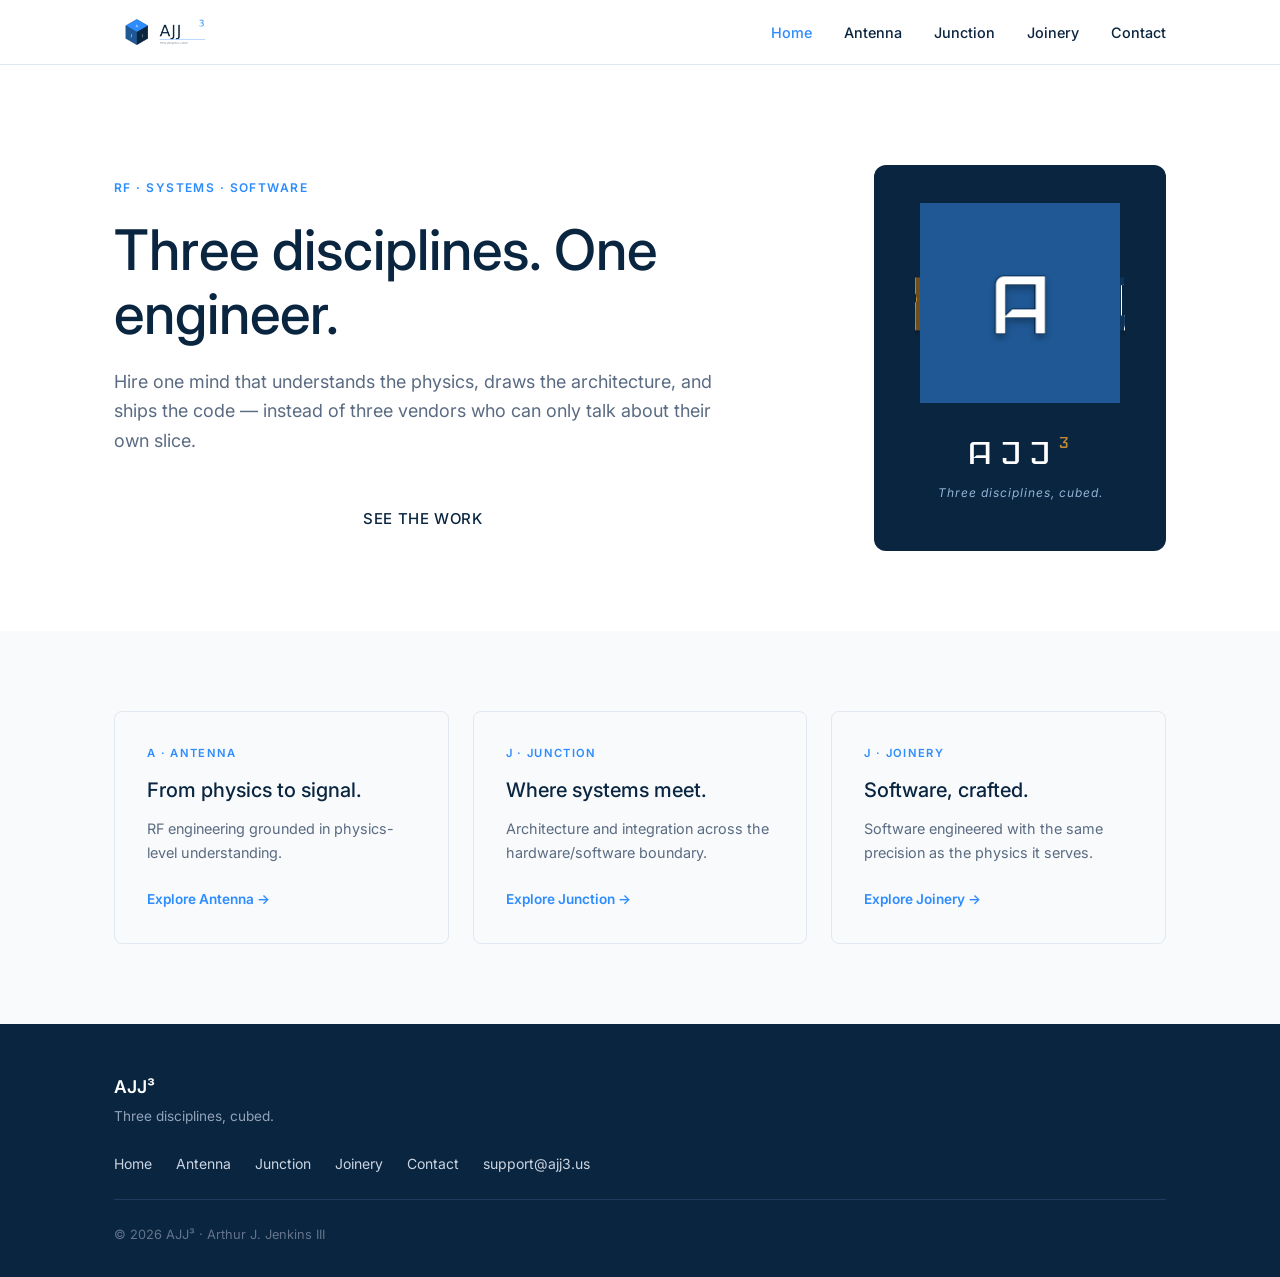
<file: index.html>
<!DOCTYPE html>
<html lang="en">
<head>
  <meta charset="UTF-8" />
  <meta name="viewport" content="width=device-width, initial-scale=1.0" />
  <title>AJJ³ — Three disciplines, cubed.</title>
  <meta name="description" content="RF, systems, and software engineering from one mind. Founded by Arthur J. Jenkins III." />
  <meta property="og:title" content="AJJ³ — Three disciplines, cubed." />
  <meta property="og:description" content="RF, systems, and software engineering from one mind. Founded by Arthur J. Jenkins III." />
  <meta property="og:image" content="images/AJJ3_logo_square_1024.png" />
  <meta property="og:type" content="website" />
  <meta property="og:url" content="https://ajj3.us/" />
  <link rel="icon" type="image/png" sizes="256x256" href="images/AJJ3_cube_icon_256.png" />
  <link rel="icon" type="image/png" sizes="64x64"  href="images/AJJ3_cube_icon_64.png" />
  <link rel="icon" type="image/png" sizes="32x32"  href="images/AJJ3_cube_icon_32.png" />
  <link rel="icon" type="image/png" sizes="16x16"  href="images/AJJ3_cube_icon_16.png" />
  <link rel="stylesheet" href="styles.css" />

  <!-- Iceland (SIL OFL) — the same display face ajj3-brain uses for its extruded AJJ³ mark -->
  <link rel="preconnect" href="https://fonts.googleapis.com">
  <link rel="preconnect" href="https://fonts.gstatic.com" crossorigin>
  <link href="https://fonts.googleapis.com/css2?family=Iceland&display=swap" rel="stylesheet">

<style>
    @keyframes ajj3-spin {
      from { transform: rotateX(-15deg) rotateY(0deg); }
      to   { transform: rotateX(-15deg) rotateY(-360deg); }
    }
    .ajj3-stage {
      perspective: 900px;
      width: 180px;
      height: 180px;
      position: relative;        /* ← fixes faces escaping */
    }
    .ajj3-cube {
      transform-style: preserve-3d;
      animation: ajj3-spin 18s linear infinite;
      position: absolute;        /* ← was relative, caused overflow */
      width: 180px;
      height: 180px;
      top: 0;
      left: 0;
    }
    .ajj3-face {
      position: absolute;
      width: 180px;
      height: 180px;
      transform-style: preserve-3d;     /* let the extruded glyph protrude in real 3D */
    }
    /* Each lettered face carries a .ajj3-glyph, built by the extrusion script near the
       end of <body>: a stack of translateZ'd copies of the character — a bright front
       cap over progressively deeper side slices — so the letter physically stands off
       the cube face and shows real depth/parallax as the cube spins. This mirrors the
       extruded AJJ³ mark in ajj3-brain's WebGL logo, using the same Iceland (SIL OFL)
       face. Per-face cap/side colours come from --cap / --side on each face element. */
    .ajj3-glyph {
      position: absolute;
      inset: 0;
      transform-style: preserve-3d;
      pointer-events: none;
    }
    .ajj3-layer {
      position: absolute;
      inset: 0;
      display: flex;
      align-items: center;
      justify-content: center;
      font-family: 'Iceland', 'Inter', sans-serif;
      font-size: 104px;
      font-weight: 400;
      line-height: 1;
      color: var(--side, #0E3358);      /* extruded side-wall colour */
      -webkit-user-select: none;
      user-select: none;
    }
    .ajj3-layer.ajj3-cap {
      color: var(--cap, #FFFFFF);       /* bright front face of the letter */
      text-shadow: 0 3px 7px rgba(0,0,0,.35);
    }
    /* Cast shadow: the raised letter drops a soft shadow onto its own face. The
       offset sweeps horizontally (staying below the letter) as the cube spins, as
       if lit by a fixed source slightly above and to the right. Per-face phase
       (--sweep-delay = the face's own rotation) keeps every letter consistent with
       that one light. Lives on the base slice (z = 0) so the shadow sits on the
       face plane rather than floating out at the cap. */
    .ajj3-layer.ajj3-base {
      animation: ajj3-shadow-sweep 18s linear infinite;
      animation-delay: var(--sweep-delay, 0s);
    }
    @keyframes ajj3-shadow-sweep {
      0%   { text-shadow: -24px 15px 14px rgba(0,0,0,.72), -12px 9px 5px rgba(0,0,0,.6); }
      25%  { text-shadow:    0  18px 14px rgba(0,0,0,.72),    0 10px 5px rgba(0,0,0,.6); }
      50%  { text-shadow:  24px 15px 14px rgba(0,0,0,.72),  12px 9px 5px rgba(0,0,0,.6); }
      75%  { text-shadow:    0  18px 14px rgba(0,0,0,.72),    0 10px 5px rgba(0,0,0,.6); }
      100% { text-shadow: -24px 15px 14px rgba(0,0,0,.72), -12px 9px 5px rgba(0,0,0,.6); }
    }
    /* Iceland's J has its stem on the right and a top bar reaching left. Trim that
       bar's free (left) end to ~75% length — the same shortening ajj3-brain applies
       to its logo J. The notch (top-left corner, x < 79px) clips only the top-bar
       band; the stem sits at x >= 98 and the bottom foot is well below y = 88, so
       neither is touched. Applied identically to every slice, so the extruded bar
       just ends shorter in 3D. Coords measured from the 104px glyph in a 180px face. */
    .ajj3-face[data-glyph="J"] .ajj3-layer {
      clip-path: polygon(79px 0, 180px 0, 180px 180px, 0 180px, 0 88px, 79px 88px);
    }
    .hero__visual {
      display: flex;
      flex-direction: row;       /* ← force row, don't let it wrap */
      align-items: center;
      gap: 64px;
    }
    .hero__text {
      flex: 1;
      min-width: 0;              /* ← prevents text from pushing cube out */
    }
    .hero__cube-block {
      flex: 0 0 auto;            /* ← never grow or shrink */
      display: flex;
      flex-direction: column;
      align-items: center;
      gap: 36px;
      background: #0A2540;
      border-radius: 12px;
      padding: 48px 56px;
    }
    .hero__cube-wordmark { text-align: center; }
    .hero__cube-wordmark .wm-name {
      color: #FFFFFF;
      font-family: 'Iceland', 'Inter', sans-serif;
      font-size: 46px;
      letter-spacing: 6px;
      font-weight: 400;
      line-height: 1;
    }
    .hero__cube-wordmark .wm-name sup {
      color: #BE8A36;   /* brass — matches the cube's extruded 3 and ajj3-brain's logo 3 */
      font-size: 22px;
      vertical-align: super;
    }
    .hero__cube-wordmark .wm-tagline {
      color: #94B3D6;
      margin-top: 8px;
      font-family: 'Inter', 'Helvetica Neue', sans-serif;
      font-size: 12px;
      font-style: italic;
      letter-spacing: 1px;
    }
    @media (max-width: 860px) {
      .hero__visual {
        flex-direction: column;
        align-items: flex-start;
      }
      .hero__cube-block {
        padding: 40px;
        align-self: center;
      }
    }
  </style>
  </head>
<body>

  <nav class="site-nav" aria-label="Main navigation">
    <div class="site-nav__inner">
      <a class="site-nav__logo" href="index.html" aria-label="AJJ³ home">
        <img src="images/AJJ3_logo_horizontal_1600x560.png" alt="AJJ³" />
      </a>
      <ul class="site-nav__links" role="list">
        <li><a href="index.html" aria-current="page">Home</a></li>
        <li><a href="antenna.html">Antenna</a></li>
        <li><a href="junction.html">Junction</a></li>
        <li><a href="joinery.html">Joinery</a></li>
        <li><a href="contact.html">Contact</a></li>
      </ul>
    </div>
  </nav>

  <main>

    <section class="hero">
      <div class="container">
        <div class="hero__visual">

          <div class="hero__text">
            <span class="hero__eyebrow">RF · SYSTEMS · SOFTWARE</span>
            <h1 class="hero__headline">Three disciplines. One engineer.</h1>
            <p class="hero__subhead">Hire one mind that understands the physics, draws the architecture, and ships the code — instead of three vendors who can only talk about their own slice.</p>
            <div class="hero__ctas">
              <a class="btn btn--primary" href="contact.html">START A PROJECT →</a>
              <a class="btn btn--outline" href="#services">SEE THE WORK</a>
            </div>
          </div>

          <div class="hero__cube-block">
            <div class="ajj3-stage">
              <div class="ajj3-cube">
                <div class="ajj3-face" data-glyph="A" style="background:#1F5894; --cap:#FFFFFF; --side:#0E3358; --sweep-delay:0s;     transform:rotateY(0deg) translateZ(90px);"></div>
                <div class="ajj3-face" data-glyph="J" style="background:#1F5894; --cap:#FFFFFF; --side:#0E3358; --sweep-delay:-4.5s;  transform:rotateY(90deg) translateZ(90px);"></div>
                <div class="ajj3-face" data-glyph="J" style="background:#1F5894; --cap:#FFFFFF; --side:#0E3358; --sweep-delay:-9s;    transform:rotateY(180deg) translateZ(90px);"></div>
                <div class="ajj3-face" data-glyph="3" style="background:#0A2540; --cap:#BE8A36; --side:#6E4E1C; --sweep-delay:-13.5s; transform:rotateY(-90deg) translateZ(90px);"></div>
                <div class="ajj3-face" style="background:#2D8CFF; transform:rotateX(90deg) translateZ(90px);"></div>
                <div class="ajj3-face" style="background:#0A2540; transform:rotateX(-90deg) translateZ(90px); border:1px solid #1F5894;"></div>
              </div>
            </div>
            <div class="hero__cube-wordmark">
              <div class="wm-name">AJJ<sup>3</sup></div>
              <div class="wm-tagline">Three disciplines, cubed.</div>
            </div>
          </div>

        </div>
      </div>
    </section>

    <section class="section section--alt" id="services" aria-label="Services">
      <div class="container">
        <div class="cards">

          <a class="card" href="antenna.html" style="text-decoration:none;">
            <p class="card__eyebrow">A · ANTENNA</p>
            <h2 class="card__headline">From physics to signal.</h2>
            <p class="card__subhead">RF engineering grounded in physics-level understanding.</p>
            <span class="card__link">Explore Antenna →</span>
          </a>

          <a class="card" href="junction.html" style="text-decoration:none;">
            <p class="card__eyebrow">J · JUNCTION</p>
            <h2 class="card__headline">Where systems meet.</h2>
            <p class="card__subhead">Architecture and integration across the hardware/software boundary.</p>
            <span class="card__link">Explore Junction →</span>
          </a>

          <a class="card" href="joinery.html" style="text-decoration:none;">
            <p class="card__eyebrow">J · JOINERY</p>
            <h2 class="card__headline">Software, crafted.</h2>
            <p class="card__subhead">Software engineered with the same precision as the physics it serves.</p>
            <span class="card__link">Explore Joinery →</span>
          </a>

        </div>
      </div>
    </section>

  </main>

  <footer class="site-footer">
    <div class="site-footer__inner">
      <div>
        <div class="site-footer__brand">AJJ³</div>
        <div class="site-footer__tagline">Three disciplines, cubed.</div>
      </div>
      <nav class="site-footer__nav" aria-label="Footer navigation">
        <a href="index.html">Home</a>
        <a href="antenna.html">Antenna</a>
        <a href="junction.html">Junction</a>
        <a href="joinery.html">Joinery</a>
        <a href="contact.html">Contact</a>
        <a href="mailto:support@ajj3.us">support@ajj3.us</a>
      </nav>
      <div class="site-footer__meta">
        <span>© 2026 AJJ³ · Arthur J. Jenkins III</span>
      </div>
    </div>
  </footer>

  <!-- Build the extruded cube letters: for each lettered face, stack LAYERS copies of
       the glyph along +Z (outward from the face) — deeper slices are the side walls,
       the frontmost is the bright cap — giving real 3D depth as the cube spins. -->
  <script>
    (function () {
      var DEPTH = 13;   // px the letter stands off the face
      var LAYERS = 20;  // slices making up the extruded body
      document.querySelectorAll('.ajj3-face[data-glyph]').forEach(function (face) {
        var ch = face.getAttribute('data-glyph');
        var glyph = document.createElement('span');
        glyph.className = 'ajj3-glyph';
        for (var i = 0; i < LAYERS; i++) {
          var layer = document.createElement('span');
          var isCap = (i === LAYERS - 1);
          var isBase = (i === 0);
          layer.className = 'ajj3-layer' + (isCap ? ' ajj3-cap' : '') + (isBase ? ' ajj3-base' : '');
          layer.textContent = ch;
          layer.style.transform = 'translateZ(' + ((i / (LAYERS - 1)) * DEPTH).toFixed(2) + 'px)';
          glyph.appendChild(layer);
        }
        face.appendChild(glyph);
      });
    })();
  </script>

</body>
</html>
</file>
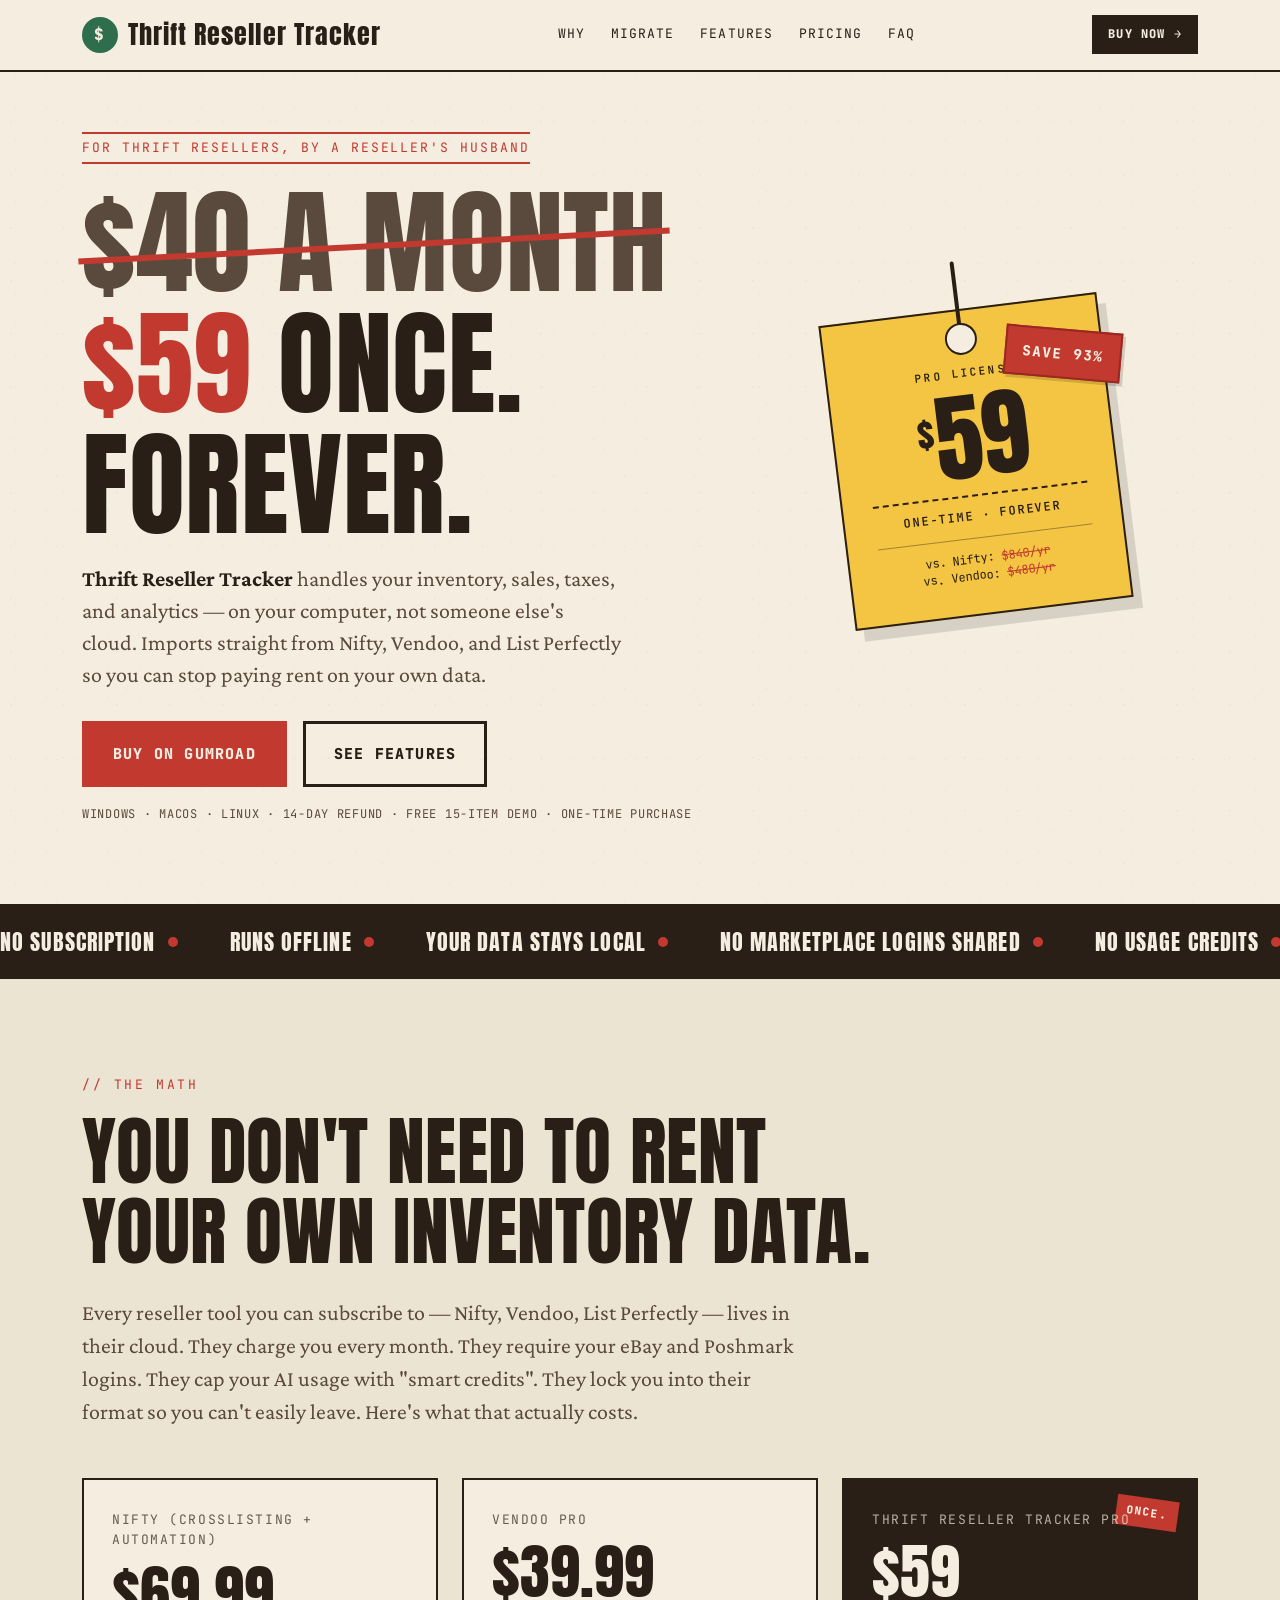
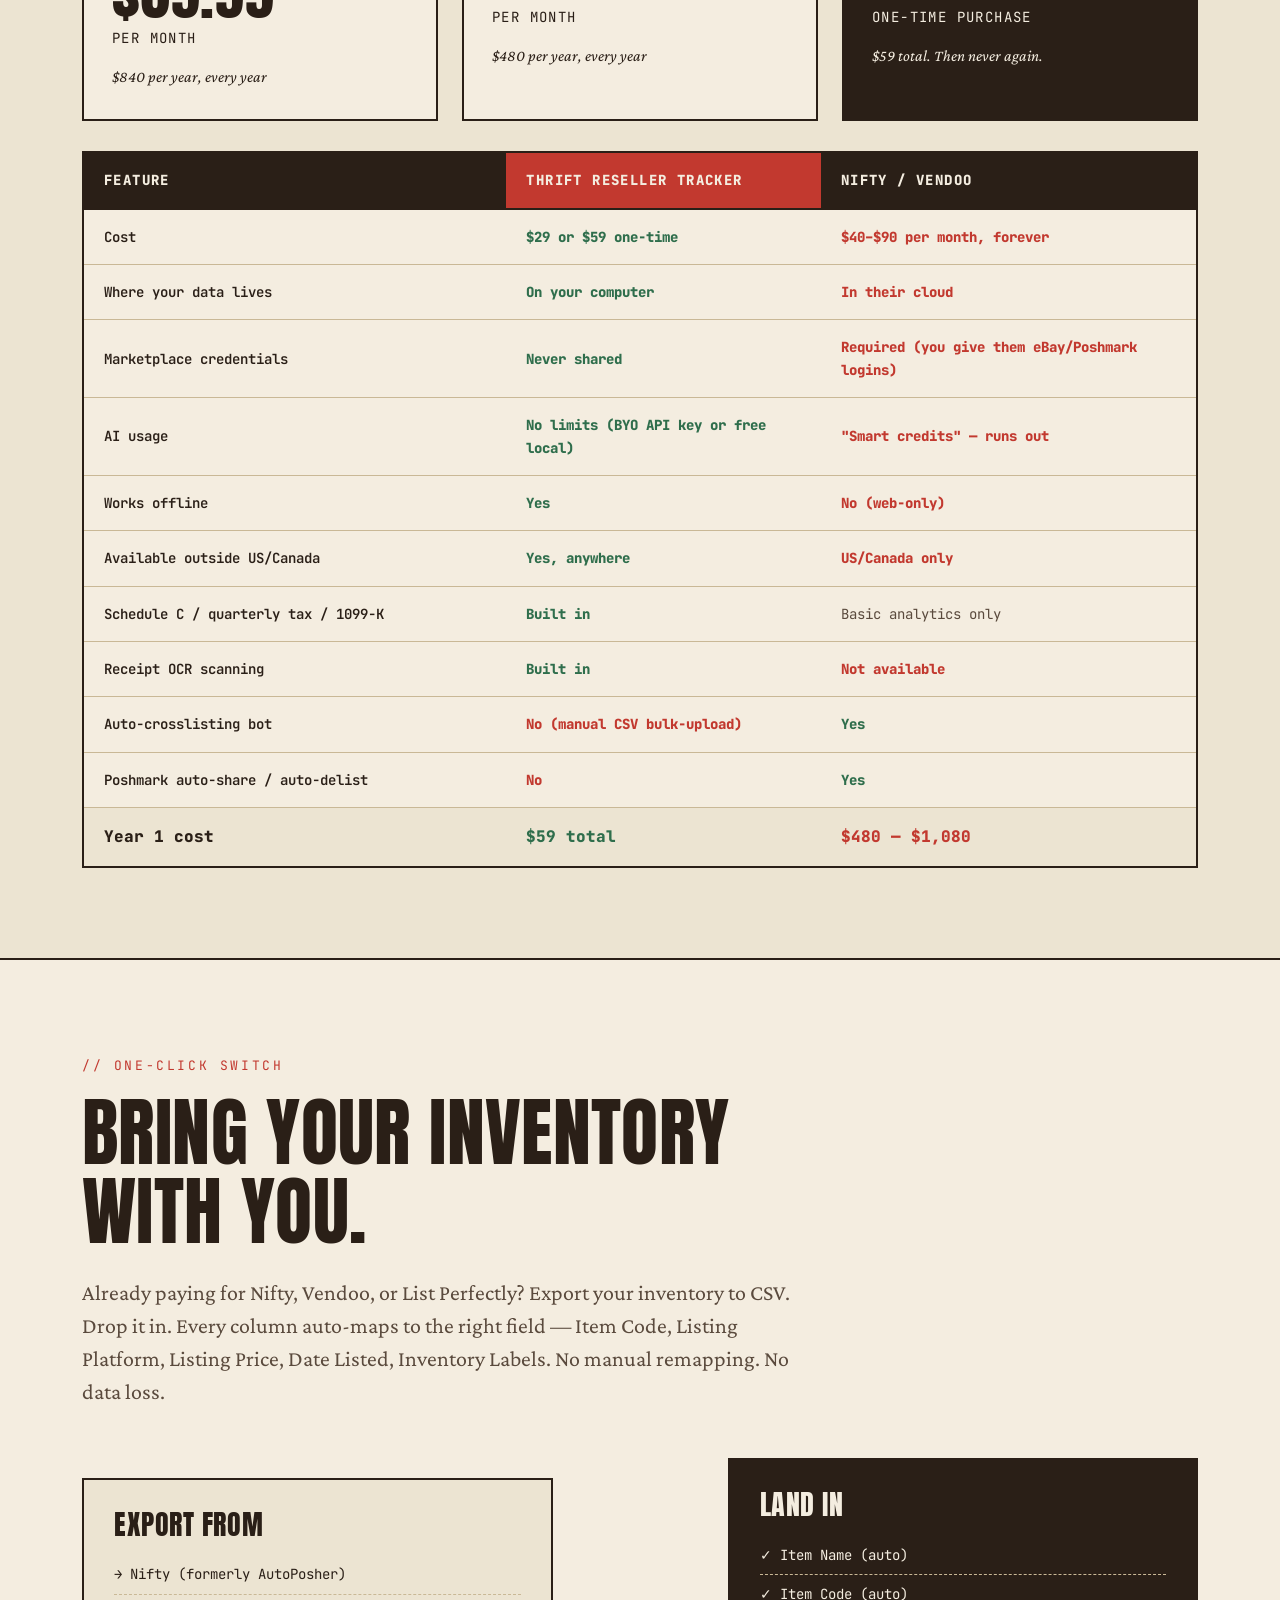
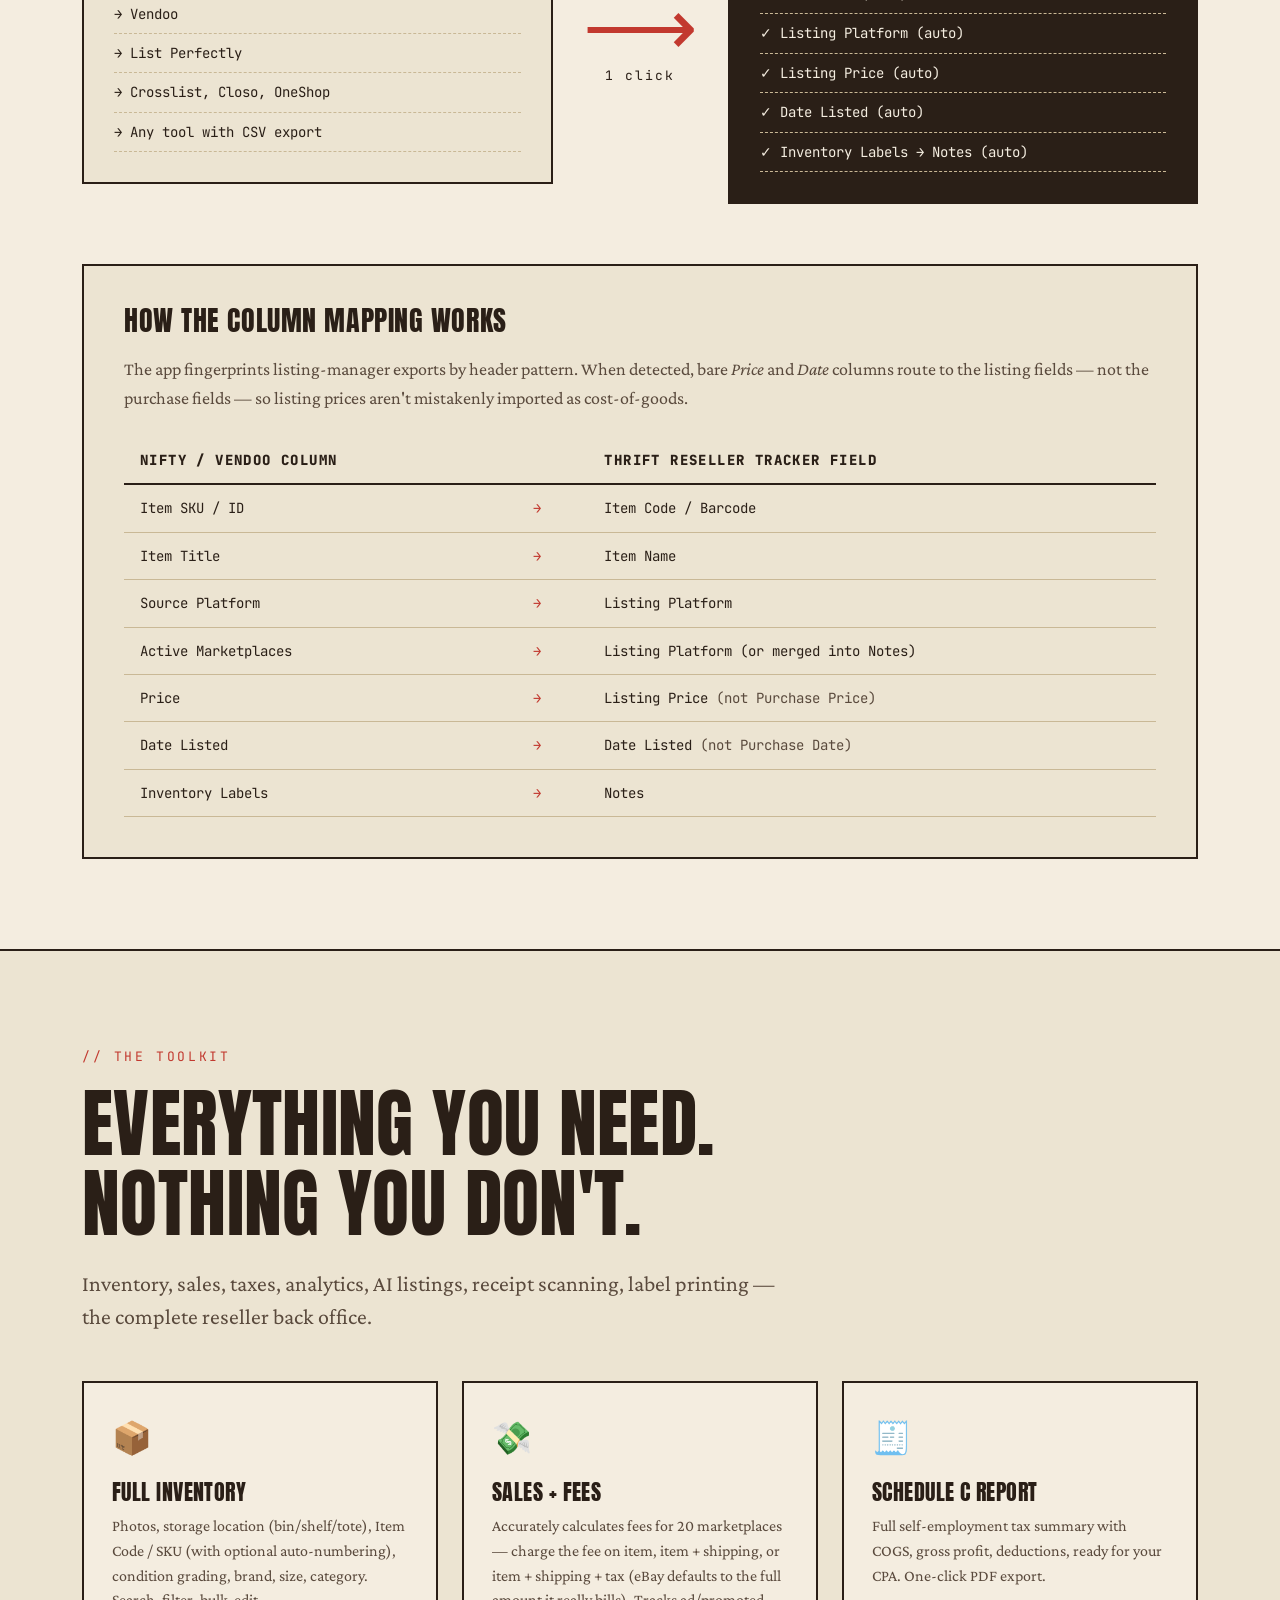
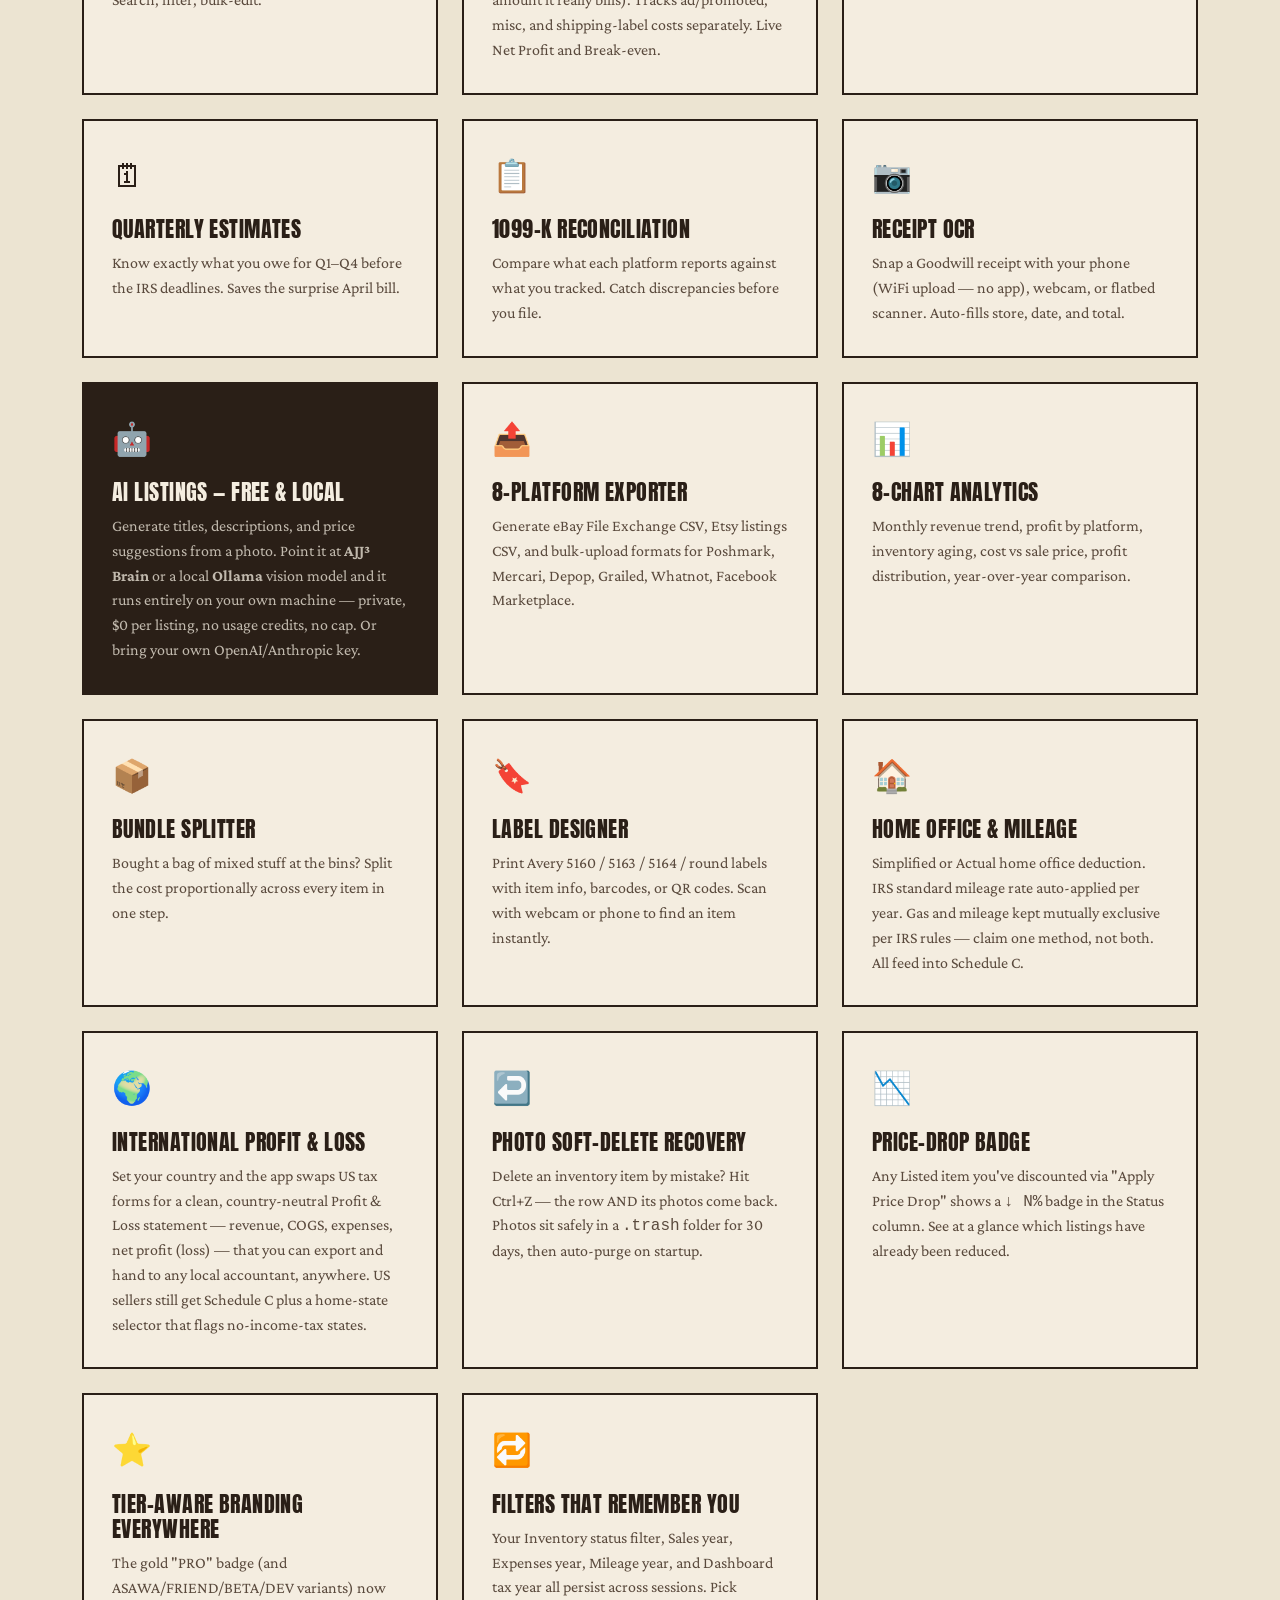
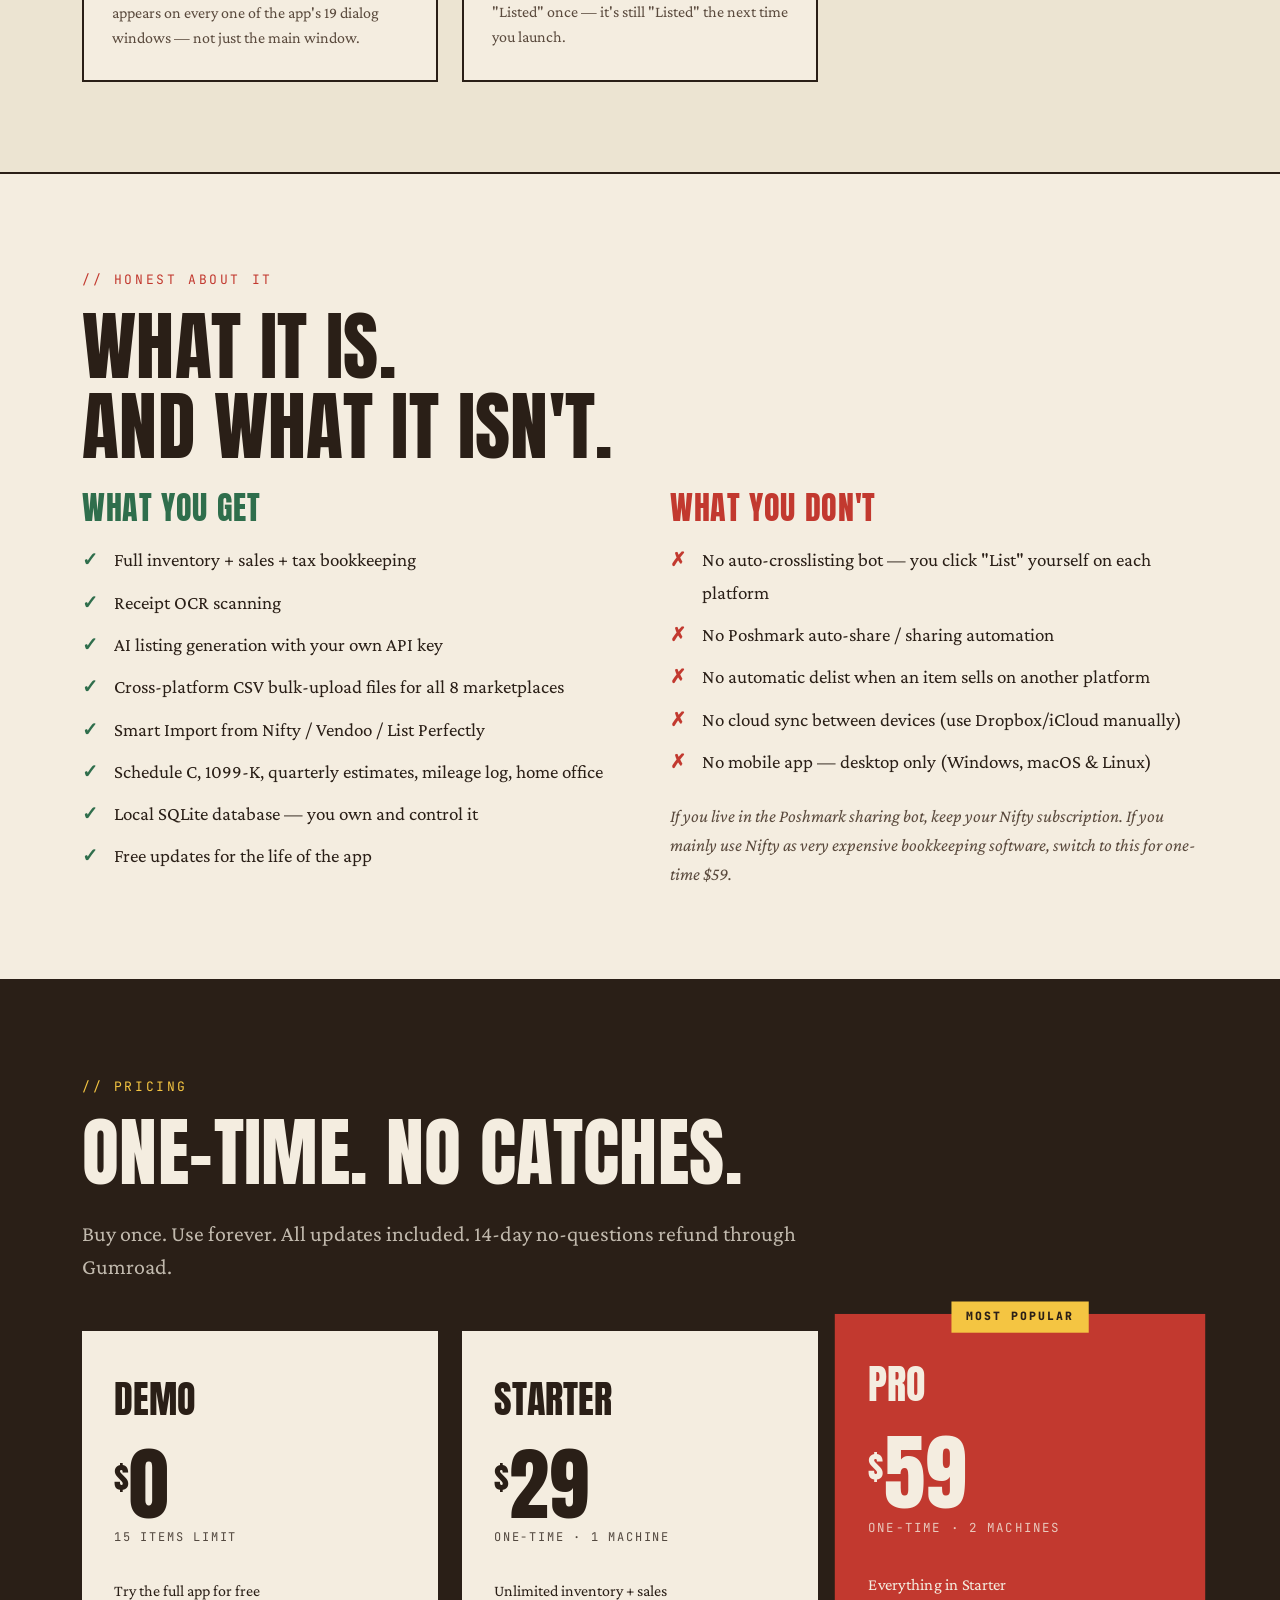
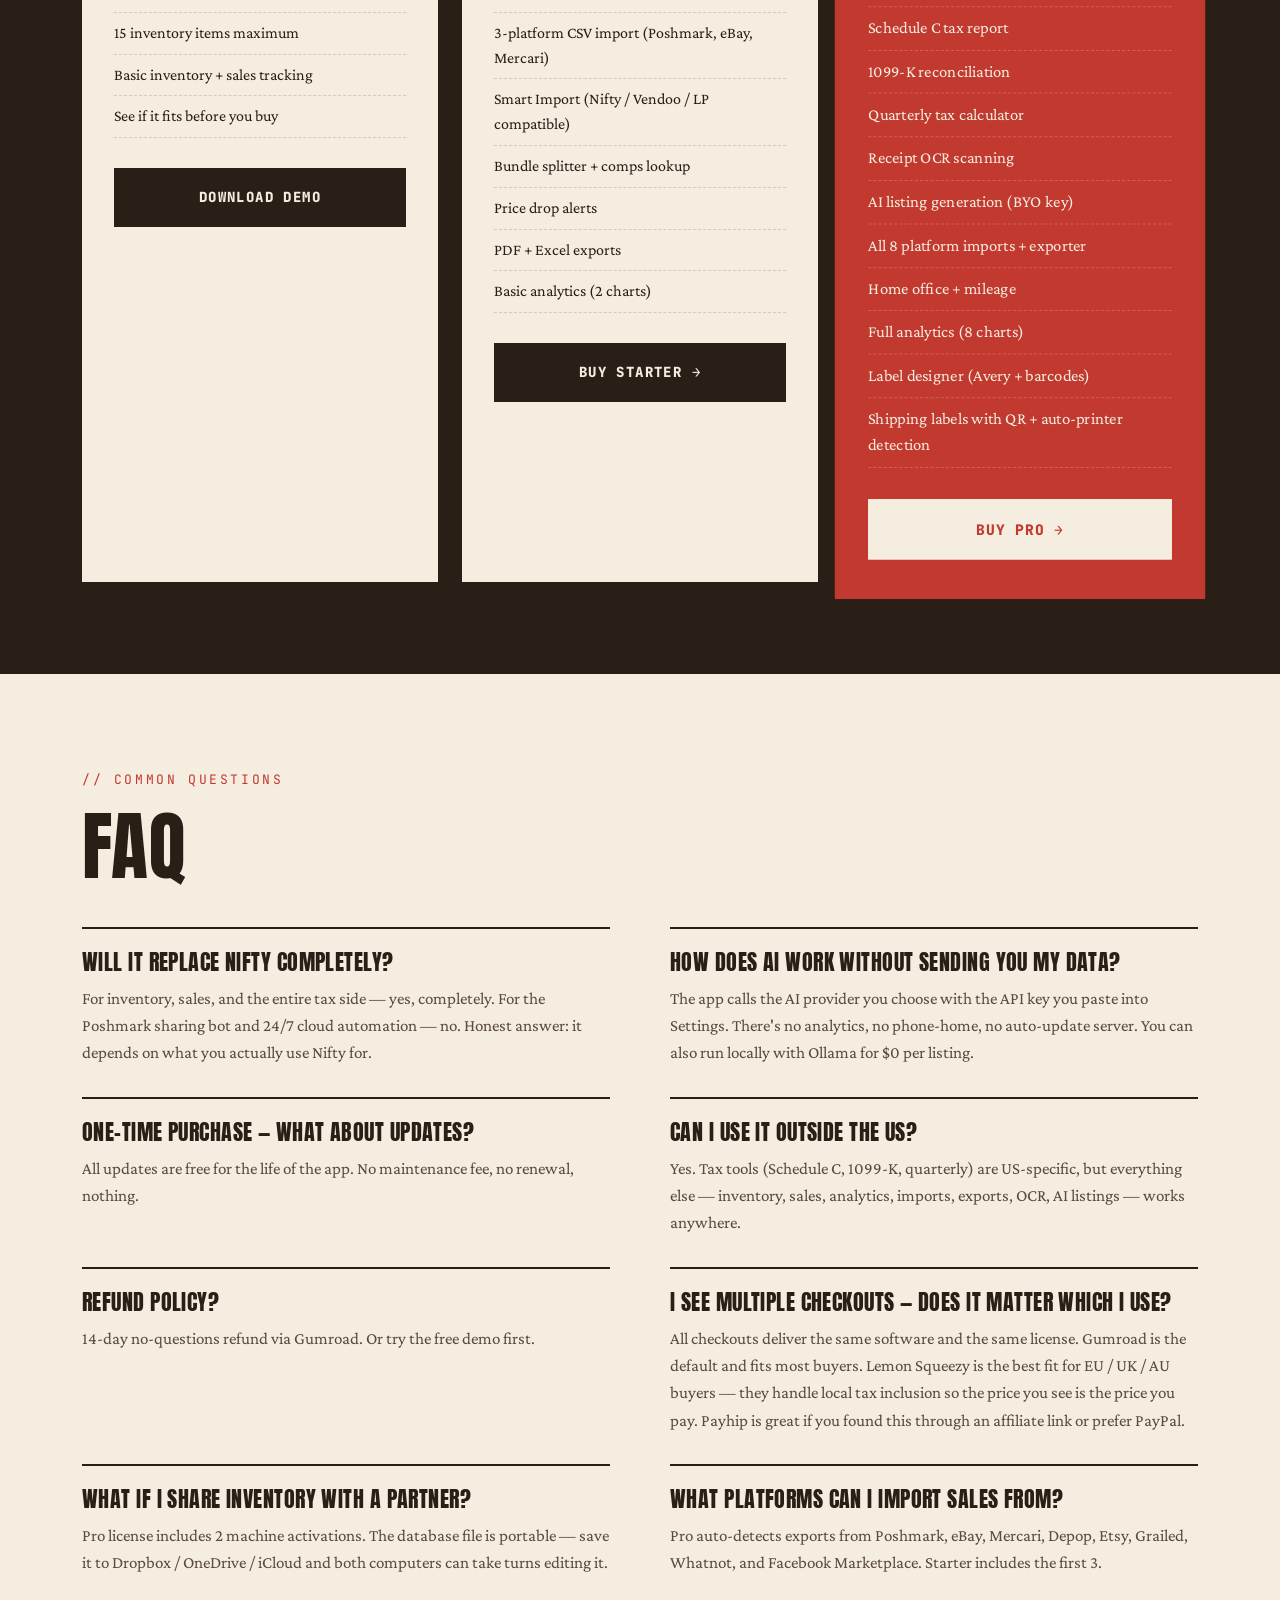
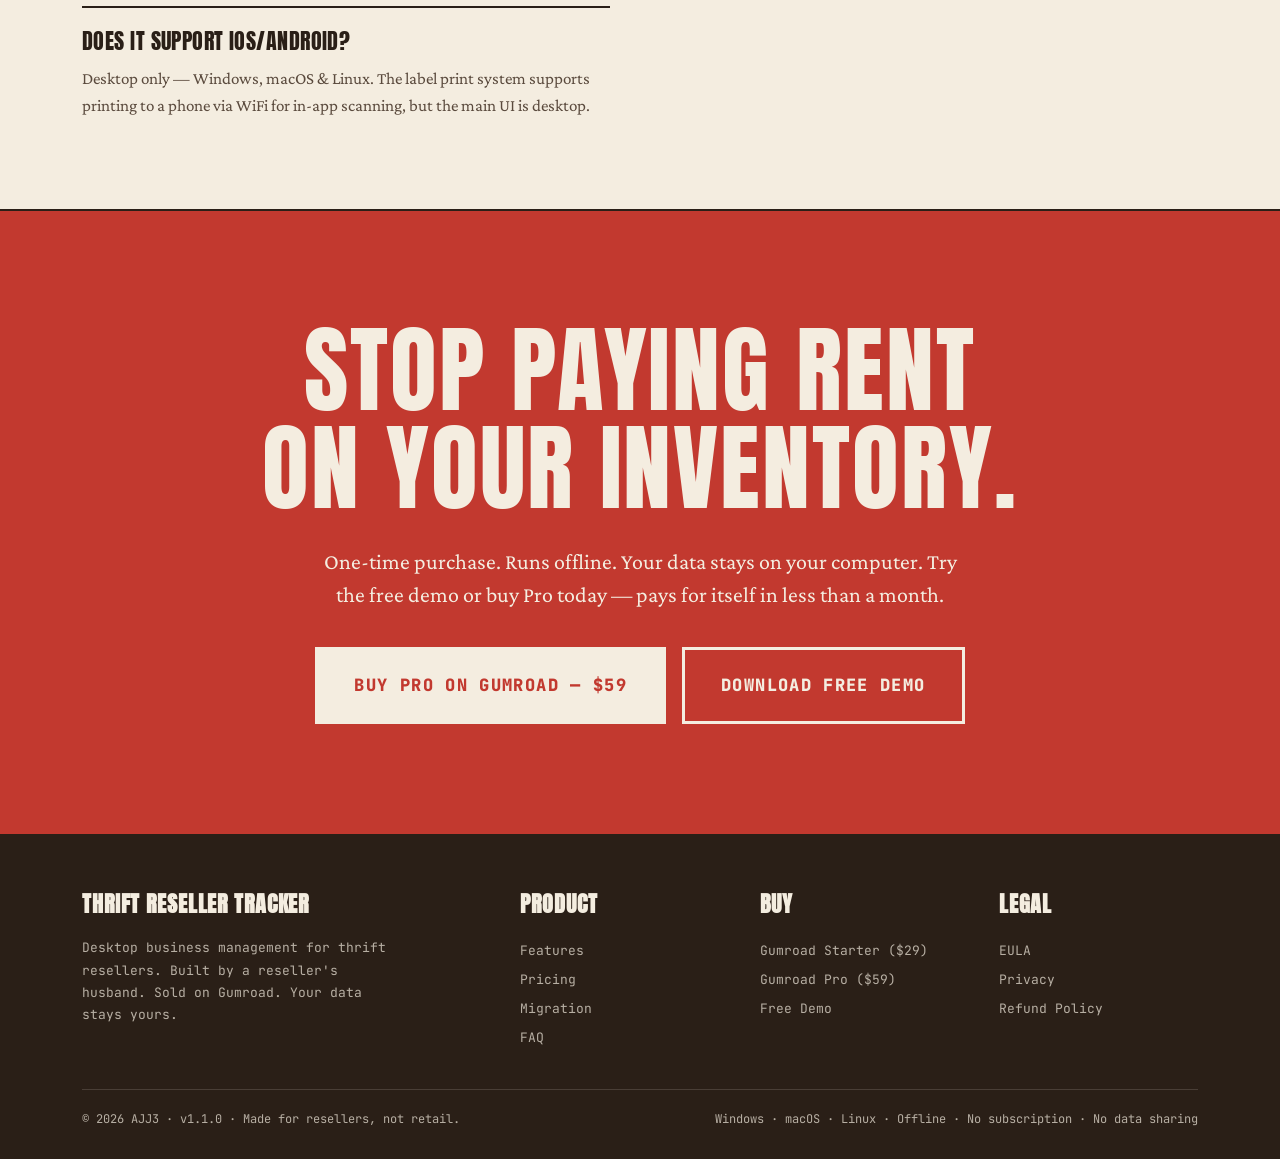
<file: apps/thrift/index.html>
<!DOCTYPE html>
<html lang="en">
<head>
<meta charset="UTF-8">
<meta name="viewport" content="width=device-width, initial-scale=1.0">
<title>Thrift Reseller Tracker — One-time. Offline. Yours.</title>
<meta name="description" content="Desktop app for thrift resellers. Inventory, sales, taxes — no monthly fee, no cloud, no data sharing. Imports from Nifty, Vendoo, List Perfectly. $29 Starter / $59 Pro one-time.">

<link rel="preconnect" href="https://fonts.googleapis.com">
<link rel="preconnect" href="https://fonts.gstatic.com" crossorigin>
<link href="https://fonts.googleapis.com/css2?family=Anton&family=Crimson+Pro:ital,wght@0,400;0,600;0,700;1,400&family=JetBrains+Mono:wght@400;600;800&display=swap" rel="stylesheet">

<style>
/* ─────────────────────────────────────────────────────────────
   THRIFT RESELLER TRACKER — LANDING PAGE
   Aesthetic: vintage thrift-store ephemera — price tags, store
   signage, receipt typography. Cream paper, ink brown, stamp red.
   ───────────────────────────────────────────────────────────── */

:root {
  --paper:      #f4ede0;
  --paper-2:    #ece4d2;
  --ink:        #2a1f17;
  --ink-soft:   #5a4a3d;
  --stamp-red:  #c2392f;
  --stamp-red-dk:#9b2820;
  --tag-yellow: #f4c542;
  --forest:     #2f6e4c;
  --forest-dk:  #1f4d34;
  --rule:       #c9b896;

  --font-display: 'Anton', 'Impact', sans-serif;
  --font-body:    'Crimson Pro', Georgia, serif;
  --font-mono:    'JetBrains Mono', 'Courier New', monospace;
}

* { box-sizing: border-box; margin: 0; padding: 0; }

html { scroll-behavior: smooth; }

body {
  font-family: var(--font-body);
  background-color: var(--paper);
  background-image:
    /* paper grain */
    radial-gradient(circle at 20% 30%, rgba(0,0,0,0.03) 1px, transparent 1px),
    radial-gradient(circle at 80% 70%, rgba(0,0,0,0.025) 1px, transparent 1px),
    radial-gradient(circle at 50% 50%, rgba(0,0,0,0.02) 1px, transparent 1px);
  background-size: 53px 53px, 71px 71px, 31px 31px;
  color: var(--ink);
  font-size: 18px;
  line-height: 1.6;
  overflow-x: hidden;
}

.container {
  max-width: 1180px;
  margin: 0 auto;
  padding: 0 32px;
}

h1, h2, h3 {
  font-family: var(--font-display);
  font-weight: 400;
  letter-spacing: 0.02em;
  line-height: 1.05;
  text-transform: uppercase;
  color: var(--ink);
}

a { color: var(--stamp-red); text-decoration: underline; text-underline-offset: 3px; }
a:hover { color: var(--stamp-red-dk); }

/* ─── TOP BAR ──────────────────────────────────────────────── */

.topbar {
  border-bottom: 2px solid var(--ink);
  background: var(--paper);
  padding: 14px 0;
  position: sticky;
  top: 0;
  z-index: 100;
}
.topbar-inner {
  display: flex;
  justify-content: space-between;
  align-items: center;
  gap: 24px;
}
.brand {
  font-family: var(--font-display);
  font-size: 26px;
  letter-spacing: 0.04em;
  display: flex;
  align-items: center;
  gap: 10px;
}
.brand-mark {
  display: inline-flex;
  background: var(--forest);
  color: var(--paper);
  width: 36px; height: 36px;
  border-radius: 50%;
  align-items: center;
  justify-content: center;
  font-family: var(--font-mono);
  font-weight: 800;
  font-size: 16px;
}
.topbar nav {
  display: flex;
  gap: 26px;
  font-family: var(--font-mono);
  font-size: 13px;
  text-transform: uppercase;
  letter-spacing: 0.08em;
}
.topbar nav a {
  color: var(--ink);
  text-decoration: none;
}
.topbar nav a:hover { color: var(--stamp-red); }
.cta-button-sm {
  font-family: var(--font-mono);
  font-size: 12px;
  font-weight: 800;
  text-transform: uppercase;
  letter-spacing: 0.1em;
  background: var(--ink);
  color: var(--paper);
  padding: 10px 16px;
  border: none;
  text-decoration: none;
  display: inline-block;
}
.cta-button-sm:hover { background: var(--stamp-red); color: var(--paper); }

/* ─── ALT-CHECKOUTS (secondary purchase options) ─────────────── */

.alt-checkouts {
  margin: 36px auto 0;
  max-width: 720px;
  text-align: center;
  padding: 22px 24px;
  border: 1px dashed var(--rule);
  background: var(--paper-2);
}
.alt-checkouts-label {
  display: block;
  font-family: var(--font-mono);
  font-size: 11px;
  font-weight: 600;
  text-transform: uppercase;
  letter-spacing: 0.15em;
  color: var(--ink-soft);
  margin-bottom: 12px;
}
.alt-checkout {
  display: inline-block;
  margin: 4px 12px;
  padding: 6px 10px;
  color: var(--ink);
  text-decoration: none;
  border-bottom: 2px solid transparent;
  font-family: var(--font-serif);
  font-size: 17px;
}
.alt-checkout strong { font-weight: 700; }
.alt-checkout:hover {
  border-bottom-color: var(--stamp-red);
  color: var(--stamp-red);
}
.alt-checkout-tag {
  display: inline-block;
  margin-left: 6px;
  padding: 2px 7px;
  font-family: var(--font-mono);
  font-size: 9px;
  font-weight: 600;
  text-transform: uppercase;
  letter-spacing: 0.08em;
  background: var(--tag-yellow);
  color: var(--ink);
  vertical-align: 2px;
}

/* ─── HERO ─────────────────────────────────────────────────── */

.hero {
  padding: 60px 0 80px;
  border-bottom: 2px solid var(--ink);
  position: relative;
}
.hero-grid {
  display: grid;
  grid-template-columns: 1.4fr 1fr;
  gap: 50px;
  align-items: center;
}
.hero-eyebrow {
  font-family: var(--font-mono);
  font-size: 13px;
  text-transform: uppercase;
  letter-spacing: 0.15em;
  color: var(--stamp-red);
  margin-bottom: 18px;
  display: inline-block;
  border-top: 2px solid var(--stamp-red);
  border-bottom: 2px solid var(--stamp-red);
  padding: 4px 0;
}
.hero h1 {
  font-size: clamp(56px, 9vw, 116px);
  margin-bottom: 18px;
  letter-spacing: 0.005em;
}
.hero h1 .strike {
  position: relative;
  display: inline-block;
  color: var(--ink-soft);
}
.hero h1 .strike::after {
  content: '';
  position: absolute;
  left: -4px; right: -4px; top: 50%;
  height: 6px;
  background: var(--stamp-red);
  transform: rotate(-3deg);
}
.hero h1 .accent { color: var(--stamp-red); }
.hero-sub {
  font-family: var(--font-body);
  font-size: 22px;
  line-height: 1.45;
  color: var(--ink-soft);
  max-width: 540px;
  margin-bottom: 30px;
}
.hero-sub strong { color: var(--ink); }
.hero-ctas {
  display: flex;
  gap: 16px;
  align-items: center;
  flex-wrap: wrap;
}
.cta-button {
  font-family: var(--font-mono);
  font-size: 15px;
  font-weight: 800;
  text-transform: uppercase;
  letter-spacing: 0.08em;
  background: var(--stamp-red);
  color: var(--paper);
  padding: 18px 28px;
  border: 3px solid var(--stamp-red);
  text-decoration: none;
  display: inline-block;
  transition: all 0.15s ease;
}
.cta-button:hover {
  background: var(--ink);
  border-color: var(--ink);
  color: var(--paper);
  transform: translate(-2px, -2px);
  box-shadow: 4px 4px 0 var(--stamp-red);
}
.cta-button.secondary {
  background: transparent;
  color: var(--ink);
  border: 3px solid var(--ink);
}
.cta-button.secondary:hover {
  background: var(--ink);
  color: var(--paper);
  box-shadow: 4px 4px 0 var(--stamp-red);
}
.hero-microcopy {
  font-family: var(--font-mono);
  font-size: 12px;
  letter-spacing: 0.06em;
  color: var(--ink-soft);
  margin-top: 18px;
  text-transform: uppercase;
}

/* HANGING PRICE TAG (hero visual) */
.price-tag-container {
  position: relative;
  display: flex;
  justify-content: center;
  align-items: flex-start;
  height: 460px;
}
.price-tag {
  position: relative;
  background: var(--tag-yellow);
  width: 280px;
  padding: 36px 30px 30px;
  transform: rotate(-7deg);
  box-shadow: 8px 12px 0 rgba(0,0,0,0.12);
  border: 2px solid var(--ink);
  margin-top: 60px;
  font-family: var(--font-mono);
}
.price-tag::before {
  content: '';
  position: absolute;
  top: -50px; left: 50%;
  transform: translateX(-50%);
  width: 4px; height: 70px;
  background: var(--ink);
  border-radius: 2px;
}
.price-tag::after {
  content: '';
  position: absolute;
  top: 12px; left: 50%;
  transform: translateX(-50%);
  width: 28px; height: 28px;
  background: var(--paper);
  border: 2px solid var(--ink);
  border-radius: 50%;
}
.price-tag .label {
  font-size: 11px;
  letter-spacing: 0.2em;
  text-transform: uppercase;
  text-align: center;
  margin-top: 18px;
  margin-bottom: 6px;
  font-weight: 600;
}
.price-tag .amount {
  font-family: var(--font-display);
  font-size: 96px;
  text-align: center;
  line-height: 1;
  margin: 4px 0;
}
.price-tag .currency {
  font-size: 36px;
  vertical-align: super;
  font-weight: 400;
}
.price-tag .terms {
  font-size: 12px;
  text-align: center;
  text-transform: uppercase;
  letter-spacing: 0.15em;
  border-top: 2px dashed var(--ink);
  padding-top: 10px;
  margin-top: 10px;
  font-weight: 600;
}
.price-tag .rule {
  border-top: 1px solid var(--ink);
  margin: 12px 0;
  opacity: 0.4;
}
.price-tag .compare {
  font-size: 12px;
  text-align: center;
  margin-top: 6px;
  line-height: 1.4;
}
.price-tag .compare s { color: var(--stamp-red); }

.stamp {
  position: absolute;
  top: 30px; right: -20px;
  background: var(--stamp-red);
  color: var(--paper);
  font-family: var(--font-mono);
  font-weight: 800;
  font-size: 14px;
  letter-spacing: 0.15em;
  padding: 12px 16px;
  text-transform: uppercase;
  transform: rotate(12deg);
  border: 2px solid var(--stamp-red-dk);
  box-shadow: 3px 3px 0 rgba(0,0,0,0.15);
}

/* ─── MARQUEE / TRUST ROW ──────────────────────────────────── */

.marquee {
  background: var(--ink);
  color: var(--paper);
  padding: 18px 0;
  overflow: hidden;
  border-bottom: 2px solid var(--ink);
}
.marquee-inner {
  display: flex;
  gap: 52px;
  white-space: nowrap;
  animation: scroll 38s linear infinite;
  font-family: var(--font-display);
  font-size: 22px;
  letter-spacing: 0.05em;
  text-transform: uppercase;
}
.marquee-inner span {
  display: inline-flex;
  align-items: center;
  gap: 12px;
}
.marquee-inner .dot {
  width: 10px; height: 10px;
  background: var(--stamp-red);
  border-radius: 50%;
}
@keyframes scroll {
  0%   { transform: translateX(0); }
  100% { transform: translateX(-50%); }
}

/* ─── SECTION SHARED ───────────────────────────────────────── */

section.block {
  padding: 90px 0;
  border-bottom: 2px solid var(--ink);
}
.section-eyebrow {
  font-family: var(--font-mono);
  font-size: 13px;
  text-transform: uppercase;
  letter-spacing: 0.2em;
  color: var(--stamp-red);
  margin-bottom: 16px;
  display: inline-block;
}
.section-title {
  font-size: clamp(42px, 6vw, 76px);
  margin-bottom: 24px;
  letter-spacing: 0.005em;
}
.section-lede {
  font-family: var(--font-body);
  font-size: 22px;
  line-height: 1.5;
  color: var(--ink-soft);
  max-width: 720px;
  margin-bottom: 48px;
}

/* ─── PROBLEM / COMPARISON ─────────────────────────────────── */

.problem {
  background: var(--paper-2);
}
.compare-table {
  width: 100%;
  border-collapse: collapse;
  background: var(--paper);
  border: 2px solid var(--ink);
  font-family: var(--font-mono);
  font-size: 14px;
  margin-top: 30px;
}
.compare-table th,
.compare-table td {
  padding: 16px 20px;
  text-align: left;
  border-bottom: 1px solid var(--rule);
}
.compare-table thead th {
  background: var(--ink);
  color: var(--paper);
  font-weight: 800;
  text-transform: uppercase;
  letter-spacing: 0.1em;
  border-bottom: 2px solid var(--ink);
}
.compare-table thead th.us {
  background: var(--stamp-red);
}
.compare-table tbody tr:hover {
  background: var(--paper-2);
}
.compare-table .feature {
  font-weight: 600;
}
.compare-table .yes { color: var(--forest); font-weight: 800; }
.compare-table .no  { color: var(--stamp-red); font-weight: 800; }
.compare-table .maybe { color: var(--ink-soft); }
.compare-table tfoot td {
  background: var(--paper-2);
  font-weight: 800;
  font-size: 16px;
  border-bottom: none;
}

.cost-callout {
  margin-top: 50px;
  display: grid;
  grid-template-columns: repeat(3, 1fr);
  gap: 24px;
}
.cost-card {
  border: 2px solid var(--ink);
  padding: 30px 28px;
  background: var(--paper);
  position: relative;
}
.cost-card.bad { background: var(--paper); }
.cost-card.good {
  background: var(--ink);
  color: var(--paper);
}
.cost-card .name {
  font-family: var(--font-mono);
  font-size: 13px;
  text-transform: uppercase;
  letter-spacing: 0.12em;
  margin-bottom: 12px;
  opacity: 0.7;
}
.cost-card .amount {
  font-family: var(--font-display);
  font-size: 60px;
  line-height: 1;
  margin-bottom: 4px;
}
.cost-card .period {
  font-family: var(--font-mono);
  font-size: 14px;
  text-transform: uppercase;
  letter-spacing: 0.1em;
  margin-bottom: 14px;
}
.cost-card .yearly {
  font-family: var(--font-body);
  font-size: 16px;
  font-style: italic;
}
.cost-card.good .stamp-inline {
  position: absolute;
  top: 18px; right: 18px;
  background: var(--stamp-red);
  color: var(--paper);
  font-family: var(--font-mono);
  font-size: 11px;
  font-weight: 800;
  letter-spacing: 0.12em;
  padding: 6px 10px;
  text-transform: uppercase;
  transform: rotate(8deg);
}

/* ─── MIGRATION ────────────────────────────────────────────── */

.migrate {
  background: var(--paper);
}
.migrate-flow {
  display: grid;
  grid-template-columns: 1fr auto 1fr;
  gap: 30px;
  align-items: center;
  margin-top: 50px;
}
.migrate-side {
  border: 2px solid var(--ink);
  padding: 30px;
  background: var(--paper-2);
}
.migrate-side.right {
  background: var(--ink);
  color: var(--paper);
  border-color: var(--ink);
}
.migrate-side h3 {
  font-size: 28px;
  margin-bottom: 16px;
  color: inherit;
}
.migrate-side .from-list {
  font-family: var(--font-mono);
  font-size: 14px;
  list-style: none;
  margin-top: 14px;
}
.migrate-side .from-list li {
  padding: 8px 0;
  border-bottom: 1px dashed var(--rule);
}
.migrate-arrow {
  font-family: var(--font-display);
  font-size: 80px;
  color: var(--stamp-red);
  line-height: 1;
  text-align: center;
}
.migrate-arrow small {
  display: block;
  font-family: var(--font-mono);
  font-size: 13px;
  letter-spacing: 0.15em;
  color: var(--ink);
  margin-top: 8px;
}
.migrate-mapping {
  margin-top: 60px;
  background: var(--paper-2);
  border: 2px solid var(--ink);
  padding: 40px;
}
.migrate-mapping h3 {
  font-size: 28px;
  margin-bottom: 20px;
}
.migrate-mapping-table {
  width: 100%;
  border-collapse: collapse;
  font-family: var(--font-mono);
  font-size: 14px;
}
.migrate-mapping-table th,
.migrate-mapping-table td {
  padding: 12px 16px;
  text-align: left;
  border-bottom: 1px solid var(--rule);
}
.migrate-mapping-table th {
  font-weight: 800;
  text-transform: uppercase;
  letter-spacing: 0.1em;
  border-bottom: 2px solid var(--ink);
}
.migrate-mapping-table .arrow {
  color: var(--stamp-red);
  font-weight: 800;
  text-align: center;
}

/* ─── FEATURES ─────────────────────────────────────────────── */

.features {
  background: var(--paper-2);
}
.feature-grid {
  display: grid;
  grid-template-columns: repeat(3, 1fr);
  gap: 24px;
  margin-top: 40px;
}
.feature-card {
  background: var(--paper);
  border: 2px solid var(--ink);
  padding: 30px 28px;
  position: relative;
  transition: transform 0.15s ease, box-shadow 0.15s ease;
}
.feature-card:hover {
  transform: translate(-3px, -3px);
  box-shadow: 6px 6px 0 var(--ink);
}
.feature-icon {
  font-size: 32px;
  display: inline-block;
  margin-bottom: 14px;
}
.feature-card h3 {
  font-size: 22px;
  margin-bottom: 10px;
  line-height: 1.15;
}
.feature-card p {
  font-size: 16px;
  line-height: 1.55;
  color: var(--ink-soft);
}
.feature-card.dark {
  background: var(--ink);
  color: var(--paper);
}
.feature-card.dark h3 { color: var(--paper); }
.feature-card.dark p  { color: rgba(244,237,224,0.75); }
.feature-card.dark:hover { box-shadow: 6px 6px 0 var(--stamp-red); }

/* ─── HONESTY ──────────────────────────────────────────────── */

.honesty {
  background: var(--paper);
  padding: 90px 0;
  border-bottom: 2px solid var(--ink);
}
.honesty-grid {
  display: grid;
  grid-template-columns: 1fr 1fr;
  gap: 60px;
}
.honesty-col h3 {
  font-size: 32px;
  margin-bottom: 20px;
}
.honesty-col.yes h3 { color: var(--forest); }
.honesty-col.no  h3 { color: var(--stamp-red); }
.honesty-list {
  list-style: none;
  font-family: var(--font-body);
  font-size: 19px;
  line-height: 1.7;
}
.honesty-list li {
  padding-left: 32px;
  position: relative;
  margin-bottom: 10px;
}
.honesty-list.yes li::before {
  content: '✓';
  position: absolute;
  left: 0;
  color: var(--forest);
  font-weight: 800;
}
.honesty-list.no li::before {
  content: '✗';
  position: absolute;
  left: 0;
  color: var(--stamp-red);
  font-weight: 800;
}

/* ─── PRICING ──────────────────────────────────────────────── */

.pricing {
  background: var(--ink);
  color: var(--paper);
  border-bottom: 2px solid var(--ink);
}
.pricing .section-title { color: var(--paper); }
.pricing .section-lede { color: rgba(244,237,224,0.75); }
.pricing .section-eyebrow { color: var(--tag-yellow); }
.tier-grid {
  display: grid;
  grid-template-columns: repeat(3, 1fr);
  gap: 24px;
  margin-top: 40px;
}
.tier {
  border: 2px solid var(--paper);
  background: var(--paper);
  color: var(--ink);
  padding: 36px 30px;
  position: relative;
}
.tier.featured {
  background: var(--stamp-red);
  color: var(--paper);
  border-color: var(--stamp-red);
  transform: scale(1.04);
}
.tier .badge {
  position: absolute;
  top: -14px; left: 50%;
  transform: translateX(-50%);
  background: var(--tag-yellow);
  color: var(--ink);
  font-family: var(--font-mono);
  font-size: 11px;
  font-weight: 800;
  letter-spacing: 0.15em;
  padding: 6px 14px;
  text-transform: uppercase;
}
.tier-name {
  font-family: var(--font-display);
  font-size: 38px;
  margin-bottom: 6px;
  text-transform: uppercase;
}
.tier-price {
  font-family: var(--font-display);
  font-size: 80px;
  line-height: 1;
  margin: 14px 0 4px;
}
.tier-price .currency {
  font-size: 32px;
  vertical-align: super;
}
.tier-period {
  font-family: var(--font-mono);
  font-size: 12px;
  text-transform: uppercase;
  letter-spacing: 0.15em;
  opacity: 0.8;
  margin-bottom: 24px;
}
.tier-features {
  list-style: none;
  font-family: var(--font-body);
  font-size: 16px;
  line-height: 1.55;
  margin-bottom: 30px;
}
.tier-features li {
  padding: 8px 0;
  border-bottom: 1px dashed rgba(0,0,0,0.15);
}
.tier.featured .tier-features li {
  border-bottom: 1px dashed rgba(255,255,255,0.2);
}
.tier-cta {
  display: block;
  text-align: center;
  font-family: var(--font-mono);
  font-size: 14px;
  font-weight: 800;
  letter-spacing: 0.1em;
  text-transform: uppercase;
  text-decoration: none;
  padding: 16px 0;
  background: var(--ink);
  color: var(--paper);
  border: 2px solid var(--ink);
  transition: all 0.15s ease;
}
.tier.featured .tier-cta {
  background: var(--paper);
  color: var(--stamp-red);
  border-color: var(--paper);
}
.tier-cta:hover {
  background: var(--paper);
  color: var(--ink);
}
.tier.featured .tier-cta:hover {
  background: var(--ink);
  color: var(--paper);
  border-color: var(--ink);
}

/* ─── FAQ ──────────────────────────────────────────────────── */

.faq {
  background: var(--paper);
}
.faq-grid {
  display: grid;
  grid-template-columns: 1fr 1fr;
  gap: 30px 60px;
  margin-top: 40px;
}
.faq-item {
  border-top: 2px solid var(--ink);
  padding-top: 20px;
}
.faq-item h3 {
  font-size: 22px;
  margin-bottom: 10px;
  line-height: 1.2;
}
.faq-item p {
  font-size: 17px;
  line-height: 1.6;
  color: var(--ink-soft);
}

/* ─── FINAL CTA ────────────────────────────────────────────── */

.final-cta {
  background: var(--stamp-red);
  color: var(--paper);
  padding: 110px 0;
  text-align: center;
  border-bottom: 2px solid var(--ink);
}
.final-cta h2 {
  color: var(--paper);
  font-size: clamp(50px, 8vw, 96px);
  margin-bottom: 28px;
  line-height: 1.02;
}
.final-cta p {
  font-size: 22px;
  max-width: 640px;
  margin: 0 auto 36px;
  line-height: 1.5;
}
.final-cta .cta-button {
  background: var(--paper);
  color: var(--stamp-red);
  border-color: var(--paper);
  font-size: 17px;
  padding: 22px 36px;
}
.final-cta .cta-button:hover {
  background: var(--ink);
  border-color: var(--ink);
  color: var(--paper);
  box-shadow: 4px 4px 0 var(--paper);
}
.final-cta .cta-button.secondary {
  background: transparent;
  color: var(--paper);
  border-color: var(--paper);
}
.final-cta .cta-button.secondary:hover {
  background: var(--paper);
  color: var(--stamp-red);
}

/* ─── FOOTER ───────────────────────────────────────────────── */

footer {
  background: var(--ink);
  color: rgba(244,237,224,0.7);
  padding: 50px 0 30px;
  font-family: var(--font-mono);
  font-size: 13px;
  line-height: 1.6;
}
footer .footer-grid {
  display: grid;
  grid-template-columns: 2fr 1fr 1fr 1fr;
  gap: 40px;
  margin-bottom: 36px;
}
footer h4 {
  font-family: var(--font-display);
  font-size: 22px;
  letter-spacing: 0.04em;
  text-transform: uppercase;
  color: var(--paper);
  margin-bottom: 16px;
}
footer ul { list-style: none; }
footer ul li { padding: 4px 0; }
footer a { color: rgba(244,237,224,0.7); text-decoration: none; }
footer a:hover { color: var(--tag-yellow); }
.footer-bottom {
  border-top: 1px solid rgba(244,237,224,0.15);
  padding-top: 20px;
  display: flex;
  justify-content: space-between;
  align-items: center;
  flex-wrap: wrap;
  gap: 16px;
  font-size: 12px;
}

/* ─── RESPONSIVE ───────────────────────────────────────────── */

@media (max-width: 900px) {
  body { font-size: 16px; }
  .topbar nav { display: none; }
  .hero-grid { grid-template-columns: 1fr; }
  .price-tag-container { height: auto; padding: 60px 0 20px; }
  .cost-callout { grid-template-columns: 1fr; }
  .migrate-flow { grid-template-columns: 1fr; }
  .migrate-arrow { transform: rotate(90deg); margin: 12px auto; }
  .feature-grid { grid-template-columns: 1fr; }
  .honesty-grid { grid-template-columns: 1fr; gap: 40px; }
  .tier-grid { grid-template-columns: 1fr; }
  .tier.featured { transform: none; }
  .faq-grid { grid-template-columns: 1fr; }
  footer .footer-grid { grid-template-columns: 1fr 1fr; }
}

</style>
</head>
<body>

<!-- ─── TOP BAR ──────────────────────────────────────────────── -->
<div class="topbar">
  <div class="container topbar-inner">
    <div class="brand">
      <span class="brand-mark">$</span>
      <span>Thrift Reseller Tracker</span>
    </div>
    <nav>
      <a href="#problem">Why</a>
      <a href="#migrate">Migrate</a>
      <a href="#features">Features</a>
      <a href="#pricing">Pricing</a>
      <a href="#faq">FAQ</a>
    </nav>
    <a class="cta-button-sm" href="#pricing">Buy Now →</a>
  </div>
</div>

<!-- ─── HERO ─────────────────────────────────────────────────── -->
<section class="hero">
  <div class="container hero-grid">
    <div>
      <span class="hero-eyebrow">For thrift resellers, by a reseller's husband</span>
      <h1>
        <span class="strike">$40 a month</span><br>
        <span class="accent">$59</span> once.<br>
        Forever.
      </h1>
      <p class="hero-sub">
        <strong>Thrift Reseller Tracker</strong> handles your inventory, sales, taxes, and analytics —
        on your computer, not someone else's cloud. Imports straight from
        Nifty, Vendoo, and List Perfectly so you can stop paying rent on your own data.
      </p>
      <div class="hero-ctas">
        <a class="cta-button" data-buy="pro" href="https://ajj3us.gumroad.com/l/vmirq" target="_blank" rel="noopener">Buy on Gumroad</a>
        <a class="cta-button secondary" href="#features">See features</a>
      </div>
      <p class="hero-microcopy">
        Windows · macOS · Linux · 14-day refund · Free 15-item demo · One-time purchase
      </p>
    </div>
    <div class="price-tag-container">
      <div class="price-tag">
        <div class="stamp">SAVE 93%</div>
        <div class="label">Pro License</div>
        <div class="amount"><span class="currency">$</span>59</div>
        <div class="terms">One-time · Forever</div>
        <div class="rule"></div>
        <div class="compare">
          vs. Nifty: <s>$840/yr</s><br>
          vs. Vendoo: <s>$480/yr</s>
        </div>
      </div>
    </div>
  </div>
</section>

<!-- ─── MARQUEE TRUST ────────────────────────────────────────── -->
<div class="marquee">
  <div class="marquee-inner">
    <span>NO SUBSCRIPTION <span class="dot"></span></span>
    <span>RUNS OFFLINE <span class="dot"></span></span>
    <span>YOUR DATA STAYS LOCAL <span class="dot"></span></span>
    <span>NO MARKETPLACE LOGINS SHARED <span class="dot"></span></span>
    <span>NO USAGE CREDITS <span class="dot"></span></span>
    <span>8 PLATFORMS <span class="dot"></span></span>
    <span>WORKS ANYWHERE <span class="dot"></span></span>
    <!-- duplicate for seamless loop -->
    <span>NO SUBSCRIPTION <span class="dot"></span></span>
    <span>RUNS OFFLINE <span class="dot"></span></span>
    <span>YOUR DATA STAYS LOCAL <span class="dot"></span></span>
    <span>NO MARKETPLACE LOGINS SHARED <span class="dot"></span></span>
    <span>NO USAGE CREDITS <span class="dot"></span></span>
    <span>8 PLATFORMS <span class="dot"></span></span>
    <span>WORKS ANYWHERE <span class="dot"></span></span>
  </div>
</div>

<!-- ─── PROBLEM / COMPARISON ─────────────────────────────────── -->
<section class="block problem" id="problem">
  <div class="container">
    <span class="section-eyebrow">// The Math</span>
    <h2 class="section-title">You don't need to rent<br>your own inventory data.</h2>
    <p class="section-lede">
      Every reseller tool you can subscribe to — Nifty, Vendoo, List Perfectly —
      lives in their cloud. They charge you every month. They require your eBay and
      Poshmark logins. They cap your AI usage with "smart credits". They lock you
      into their format so you can't easily leave. Here's what that actually costs.
    </p>

    <div class="cost-callout">
      <div class="cost-card bad">
        <div class="name">Nifty (Crosslisting + Automation)</div>
        <div class="amount">$69.99</div>
        <div class="period">per month</div>
        <div class="yearly">$840 per year, every year</div>
      </div>
      <div class="cost-card bad">
        <div class="name">Vendoo Pro</div>
        <div class="amount">$39.99</div>
        <div class="period">per month</div>
        <div class="yearly">$480 per year, every year</div>
      </div>
      <div class="cost-card good">
        <span class="stamp-inline">Once.</span>
        <div class="name">Thrift Reseller Tracker Pro</div>
        <div class="amount">$59</div>
        <div class="period">one-time purchase</div>
        <div class="yearly">$59 total. Then never again.</div>
      </div>
    </div>

    <table class="compare-table">
      <thead>
        <tr>
          <th style="width: 38%;">Feature</th>
          <th class="us">Thrift Reseller Tracker</th>
          <th>Nifty / Vendoo</th>
        </tr>
      </thead>
      <tbody>
        <tr>
          <td class="feature">Cost</td>
          <td class="yes">$29 or $59 one-time</td>
          <td class="no">$40–$90 per month, forever</td>
        </tr>
        <tr>
          <td class="feature">Where your data lives</td>
          <td class="yes">On your computer</td>
          <td class="no">In their cloud</td>
        </tr>
        <tr>
          <td class="feature">Marketplace credentials</td>
          <td class="yes">Never shared</td>
          <td class="no">Required (you give them eBay/Poshmark logins)</td>
        </tr>
        <tr>
          <td class="feature">AI usage</td>
          <td class="yes">No limits (BYO API key or free local)</td>
          <td class="no">"Smart credits" — runs out</td>
        </tr>
        <tr>
          <td class="feature">Works offline</td>
          <td class="yes">Yes</td>
          <td class="no">No (web-only)</td>
        </tr>
        <tr>
          <td class="feature">Available outside US/Canada</td>
          <td class="yes">Yes, anywhere</td>
          <td class="no">US/Canada only</td>
        </tr>
        <tr>
          <td class="feature">Schedule C / quarterly tax / 1099-K</td>
          <td class="yes">Built in</td>
          <td class="maybe">Basic analytics only</td>
        </tr>
        <tr>
          <td class="feature">Receipt OCR scanning</td>
          <td class="yes">Built in</td>
          <td class="no">Not available</td>
        </tr>
        <tr>
          <td class="feature">Auto-crosslisting bot</td>
          <td class="no">No (manual CSV bulk-upload)</td>
          <td class="yes">Yes</td>
        </tr>
        <tr>
          <td class="feature">Poshmark auto-share / auto-delist</td>
          <td class="no">No</td>
          <td class="yes">Yes</td>
        </tr>
      </tbody>
      <tfoot>
        <tr>
          <td>Year 1 cost</td>
          <td style="color: var(--forest);">$59 total</td>
          <td style="color: var(--stamp-red);">$480 — $1,080</td>
        </tr>
      </tfoot>
    </table>
  </div>
</section>

<!-- ─── MIGRATION ────────────────────────────────────────────── -->
<section class="block migrate" id="migrate">
  <div class="container">
    <span class="section-eyebrow">// One-Click Switch</span>
    <h2 class="section-title">Bring your inventory<br>with you.</h2>
    <p class="section-lede">
      Already paying for Nifty, Vendoo, or List Perfectly? Export your inventory to CSV.
      Drop it in. Every column auto-maps to the right field — Item Code, Listing Platform,
      Listing Price, Date Listed, Inventory Labels. No manual remapping. No data loss.
    </p>

    <div class="migrate-flow">
      <div class="migrate-side">
        <h3>Export from</h3>
        <ul class="from-list">
          <li>→ Nifty (formerly AutoPosher)</li>
          <li>→ Vendoo</li>
          <li>→ List Perfectly</li>
          <li>→ Crosslist, Closo, OneShop</li>
          <li>→ Any tool with CSV export</li>
        </ul>
      </div>
      <div class="migrate-arrow">
        ⟶
        <small>1 click</small>
      </div>
      <div class="migrate-side right">
        <h3>Land in</h3>
        <ul class="from-list" style="color: var(--paper);">
          <li>✓ Item Name (auto)</li>
          <li>✓ Item Code (auto)</li>
          <li>✓ Listing Platform (auto)</li>
          <li>✓ Listing Price (auto)</li>
          <li>✓ Date Listed (auto)</li>
          <li>✓ Inventory Labels → Notes (auto)</li>
        </ul>
      </div>
    </div>

    <div class="migrate-mapping">
      <h3>How the column mapping works</h3>
      <p style="margin-bottom: 24px; color: var(--ink-soft);">
        The app fingerprints listing-manager exports by header pattern.
        When detected, bare <em>Price</em> and <em>Date</em> columns route
        to the listing fields — not the purchase fields — so listing
        prices aren't mistakenly imported as cost-of-goods.
      </p>
      <table class="migrate-mapping-table">
        <thead>
          <tr>
            <th style="width: 35%;">Nifty / Vendoo Column</th>
            <th style="width: 10%; text-align: center;"></th>
            <th>Thrift Reseller Tracker Field</th>
          </tr>
        </thead>
        <tbody>
          <tr><td>Item SKU / ID</td><td class="arrow">→</td><td>Item Code / Barcode</td></tr>
          <tr><td>Item Title</td><td class="arrow">→</td><td>Item Name</td></tr>
          <tr><td>Source Platform</td><td class="arrow">→</td><td>Listing Platform</td></tr>
          <tr><td>Active Marketplaces</td><td class="arrow">→</td><td>Listing Platform (or merged into Notes)</td></tr>
          <tr><td>Price</td><td class="arrow">→</td><td>Listing Price <span style="color: var(--ink-soft);">(not Purchase Price)</span></td></tr>
          <tr><td>Date Listed</td><td class="arrow">→</td><td>Date Listed <span style="color: var(--ink-soft);">(not Purchase Date)</span></td></tr>
          <tr><td>Inventory Labels</td><td class="arrow">→</td><td>Notes</td></tr>
        </tbody>
      </table>
    </div>
  </div>
</section>

<!-- ─── FEATURES ─────────────────────────────────────────────── -->
<section class="block features" id="features">
  <div class="container">
    <span class="section-eyebrow">// The Toolkit</span>
    <h2 class="section-title">Everything you need.<br>Nothing you don't.</h2>
    <p class="section-lede">
      Inventory, sales, taxes, analytics, AI listings, receipt scanning,
      label printing — the complete reseller back office.
    </p>

    <div class="feature-grid">
      <div class="feature-card">
        <span class="feature-icon">📦</span>
        <h3>Full Inventory</h3>
        <p>Photos, storage location (bin/shelf/tote), Item Code / SKU (with optional auto-numbering), condition grading, brand, size, category. Search, filter, bulk-edit.</p>
      </div>
      <div class="feature-card">
        <span class="feature-icon">💸</span>
        <h3>Sales + Fees</h3>
        <p>Accurately calculates fees for 20 marketplaces — charge the fee on item, item + shipping, or item + shipping + tax (eBay defaults to the full amount it really bills). Tracks ad/promoted, misc, and shipping-label costs separately. Live Net Profit and Break-even.</p>
      </div>
      <div class="feature-card">
        <span class="feature-icon">🧾</span>
        <h3>Schedule C Report</h3>
        <p>Full self-employment tax summary with COGS, gross profit, deductions, ready for your CPA. One-click PDF export.</p>
      </div>
      <div class="feature-card">
        <span class="feature-icon">🗓</span>
        <h3>Quarterly Estimates</h3>
        <p>Know exactly what you owe for Q1–Q4 before the IRS deadlines. Saves the surprise April bill.</p>
      </div>
      <div class="feature-card">
        <span class="feature-icon">📋</span>
        <h3>1099-K Reconciliation</h3>
        <p>Compare what each platform reports against what you tracked. Catch discrepancies before you file.</p>
      </div>
      <div class="feature-card">
        <span class="feature-icon">📷</span>
        <h3>Receipt OCR</h3>
        <p>Snap a Goodwill receipt with your phone (WiFi upload — no app), webcam, or flatbed scanner. Auto-fills store, date, and total.</p>
      </div>
      <div class="feature-card dark">
        <span class="feature-icon">🤖</span>
        <h3>AI Listings — Free &amp; Local</h3>
        <p>Generate titles, descriptions, and price suggestions from a photo. Point it at <strong>AJJ³ Brain</strong> or a local <strong>Ollama</strong> vision model and it runs entirely on your own machine — private, $0 per listing, no usage credits, no cap. Or bring your own OpenAI/Anthropic key.</p>
      </div>
      <div class="feature-card">
        <span class="feature-icon">📤</span>
        <h3>8-Platform Exporter</h3>
        <p>Generate eBay File Exchange CSV, Etsy listings CSV, and bulk-upload formats for Poshmark, Mercari, Depop, Grailed, Whatnot, Facebook Marketplace.</p>
      </div>
      <div class="feature-card">
        <span class="feature-icon">📊</span>
        <h3>8-Chart Analytics</h3>
        <p>Monthly revenue trend, profit by platform, inventory aging, cost vs sale price, profit distribution, year-over-year comparison.</p>
      </div>
      <div class="feature-card">
        <span class="feature-icon">📦</span>
        <h3>Bundle Splitter</h3>
        <p>Bought a bag of mixed stuff at the bins? Split the cost proportionally across every item in one step.</p>
      </div>
      <div class="feature-card">
        <span class="feature-icon">🔖</span>
        <h3>Label Designer</h3>
        <p>Print Avery 5160 / 5163 / 5164 / round labels with item info, barcodes, or QR codes. Scan with webcam or phone to find an item instantly.</p>
      </div>
      <div class="feature-card">
        <span class="feature-icon">🏠</span>
        <h3>Home Office &amp; Mileage</h3>
        <p>Simplified or Actual home office deduction. IRS standard mileage rate auto-applied per year. Gas and mileage kept mutually exclusive per IRS rules — claim one method, not both. All feed into Schedule C.</p>
      </div>
      <div class="feature-card">
        <span class="feature-icon">🌍</span>
        <h3>International Profit &amp; Loss</h3>
        <p>Set your country and the app swaps US tax forms for a clean, country-neutral Profit &amp; Loss statement — revenue, COGS, expenses, net profit (loss) — that you can export and hand to any local accountant, anywhere. US sellers still get Schedule C plus a home-state selector that flags no-income-tax states.</p>
      </div>
      <div class="feature-card">
        <span class="feature-icon">↩️</span>
        <h3>Photo Soft-Delete Recovery</h3>
        <p>Delete an inventory item by mistake? Hit Ctrl+Z — the row AND its photos come back. Photos sit safely in a <code>.trash</code> folder for 30 days, then auto-purge on startup.</p>
      </div>
      <div class="feature-card">
        <span class="feature-icon">📉</span>
        <h3>Price-Drop Badge</h3>
        <p>Any Listed item you've discounted via "Apply Price Drop" shows a <code>↓ N%</code> badge in the Status column. See at a glance which listings have already been reduced.</p>
      </div>
      <div class="feature-card">
        <span class="feature-icon">⭐</span>
        <h3>Tier-Aware Branding Everywhere</h3>
        <p>The gold "PRO" badge (and ASAWA/FRIEND/BETA/DEV variants) now appears on every one of the app's 19 dialog windows — not just the main window.</p>
      </div>
      <div class="feature-card">
        <span class="feature-icon">🔁</span>
        <h3>Filters That Remember You</h3>
        <p>Your Inventory status filter, Sales year, Expenses year, Mileage year, and Dashboard tax year all persist across sessions. Pick "Listed" once — it's still "Listed" the next time you launch.</p>
      </div>
    </div>
  </div>
</section>

<!-- ─── HONESTY ──────────────────────────────────────────────── -->
<section class="honesty">
  <div class="container">
    <span class="section-eyebrow">// Honest About It</span>
    <h2 class="section-title">What it is.<br>And what it isn't.</h2>

    <div class="honesty-grid">
      <div class="honesty-col yes">
        <h3>What you get</h3>
        <ul class="honesty-list yes">
          <li>Full inventory + sales + tax bookkeeping</li>
          <li>Receipt OCR scanning</li>
          <li>AI listing generation with your own API key</li>
          <li>Cross-platform CSV bulk-upload files for all 8 marketplaces</li>
          <li>Smart Import from Nifty / Vendoo / List Perfectly</li>
          <li>Schedule C, 1099-K, quarterly estimates, mileage log, home office</li>
          <li>Local SQLite database — you own and control it</li>
          <li>Free updates for the life of the app</li>
        </ul>
      </div>
      <div class="honesty-col no">
        <h3>What you don't</h3>
        <ul class="honesty-list no">
          <li>No auto-crosslisting bot — you click "List" yourself on each platform</li>
          <li>No Poshmark auto-share / sharing automation</li>
          <li>No automatic delist when an item sells on another platform</li>
          <li>No cloud sync between devices (use Dropbox/iCloud manually)</li>
          <li>No mobile app — desktop only (Windows, macOS &amp; Linux)</li>
        </ul>
        <p style="margin-top: 24px; font-style: italic; color: var(--ink-soft);">
          If you live in the Poshmark sharing bot, keep your Nifty subscription. If you mainly use Nifty as <em>very expensive bookkeeping software</em>, switch to this for one-time $59.
        </p>
      </div>
    </div>
  </div>
</section>

<!-- ─── PRICING ──────────────────────────────────────────────── -->
<section class="block pricing" id="pricing">
  <div class="container">
    <span class="section-eyebrow">// Pricing</span>
    <h2 class="section-title">One-time. No catches.</h2>
    <p class="section-lede">
      Buy once. Use forever. All updates included. 14-day no-questions refund through Gumroad.
    </p>

    <div class="tier-grid">
      <div class="tier">
        <div class="tier-name">Demo</div>
        <div class="tier-price"><span class="currency">$</span>0</div>
        <div class="tier-period">15 items limit</div>
        <ul class="tier-features">
          <li>Try the full app for free</li>
          <li>15 inventory items maximum</li>
          <li>Basic inventory + sales tracking</li>
          <li>See if it fits before you buy</li>
        </ul>
        <a class="tier-cta" data-buy="demo" href="https://ajj3us.gumroad.com/l/vmirq" target="_blank" rel="noopener">Download Demo</a>
      </div>

      <div class="tier">
        <div class="tier-name">Starter</div>
        <div class="tier-price"><span class="currency">$</span>29</div>
        <div class="tier-period">One-time · 1 machine</div>
        <ul class="tier-features">
          <li>Unlimited inventory + sales</li>
          <li>3-platform CSV import (Poshmark, eBay, Mercari)</li>
          <li>Smart Import (Nifty / Vendoo / LP compatible)</li>
          <li>Bundle splitter + comps lookup</li>
          <li>Price drop alerts</li>
          <li>PDF + Excel exports</li>
          <li>Basic analytics (2 charts)</li>
        </ul>
        <a class="tier-cta" data-buy="starter" href="https://ajj3us.gumroad.com/l/vmirq" target="_blank" rel="noopener">Buy Starter →</a>
      </div>

      <div class="tier featured">
        <div class="badge">Most Popular</div>
        <div class="tier-name">Pro</div>
        <div class="tier-price"><span class="currency">$</span>59</div>
        <div class="tier-period">One-time · 2 machines</div>
        <ul class="tier-features">
          <li>Everything in Starter</li>
          <li>Schedule C tax report</li>
          <li>1099-K reconciliation</li>
          <li>Quarterly tax calculator</li>
          <li>Receipt OCR scanning</li>
          <li>AI listing generation (BYO key)</li>
          <li>All 8 platform imports + exporter</li>
          <li>Home office + mileage</li>
          <li>Full analytics (8 charts)</li>
          <li>Label designer (Avery + barcodes)</li>
          <li>Shipping labels with QR + auto-printer detection</li>
        </ul>
        <a class="tier-cta" data-buy="pro" href="https://ajj3us.gumroad.com/l/vmirq" target="_blank" rel="noopener">Buy Pro →</a>
      </div>
    </div>

    <!-- Also-available-on row — secondary checkouts -->
    <!--
    <div class="alt-checkouts">
      <span class="alt-checkouts-label">// Prefer a different checkout?</span>
      <a class="alt-checkout" href="https://payhip.com/PAYHIP_STORE_PLACEHOLDER" target="_blank" rel="noopener">
        Also on <strong>Payhip</strong>
        <span class="alt-checkout-tag">PayPal-friendly</span>
      </a>
      <a class="alt-checkout" href="https://LEMONSQUEEZY_STORE_PLACEHOLDER.lemonsqueezy.com/" target="_blank" rel="noopener">
        Also on <strong>Lemon Squeezy</strong>
        <span class="alt-checkout-tag">EU / UK · tax included</span>
      </a>
    </div>
    -->
  </div>
</section>

<!-- ─── FAQ ──────────────────────────────────────────────────── -->
<section class="block faq" id="faq">
  <div class="container">
    <span class="section-eyebrow">// Common Questions</span>
    <h2 class="section-title">FAQ</h2>

    <div class="faq-grid">
      <div class="faq-item">
        <h3>Will it replace Nifty completely?</h3>
        <p>For inventory, sales, and the entire tax side — yes, completely. For the Poshmark sharing bot and 24/7 cloud automation — no. Honest answer: it depends on what you actually use Nifty for.</p>
      </div>
      <div class="faq-item">
        <h3>How does AI work without sending you my data?</h3>
        <p>The app calls the AI provider you choose with the API key you paste into Settings. There's no analytics, no phone-home, no auto-update server. You can also run locally with Ollama for $0 per listing.</p>
      </div>
      <div class="faq-item">
        <h3>One-time purchase — what about updates?</h3>
        <p>All updates are free for the life of the app. No maintenance fee, no renewal, nothing.</p>
      </div>
      <div class="faq-item">
        <h3>Can I use it outside the US?</h3>
        <p>Yes. Tax tools (Schedule C, 1099-K, quarterly) are US-specific, but everything else — inventory, sales, analytics, imports, exports, OCR, AI listings — works anywhere.</p>
      </div>
      <div class="faq-item">
        <h3>Refund policy?</h3>
        <p>14-day no-questions refund via Gumroad. Or try the free demo first.</p>
      </div>
      <div class="faq-item">
        <h3>I see multiple checkouts — does it matter which I use?</h3>
        <p>All checkouts deliver the same software and the same license. Gumroad is the default and fits most buyers. Lemon Squeezy is the best fit for EU / UK / AU buyers — they handle local tax inclusion so the price you see is the price you pay. Payhip is great if you found this through an affiliate link or prefer PayPal.</p>
      </div>
      <div class="faq-item">
        <h3>What if I share inventory with a partner?</h3>
        <p>Pro license includes 2 machine activations. The database file is portable — save it to Dropbox / OneDrive / iCloud and both computers can take turns editing it.</p>
      </div>
      <div class="faq-item">
        <h3>What platforms can I import sales from?</h3>
        <p>Pro auto-detects exports from Poshmark, eBay, Mercari, Depop, Etsy, Grailed, Whatnot, and Facebook Marketplace. Starter includes the first 3.</p>
      </div>
      <div class="faq-item">
        <h3>Does it support iOS/Android?</h3>
        <p>Desktop only — Windows, macOS &amp; Linux. The label print system supports printing to a phone via WiFi for in-app scanning, but the main UI is desktop.</p>
      </div>
    </div>
  </div>
</section>

<!-- ─── FINAL CTA ────────────────────────────────────────────── -->
<section class="final-cta">
  <div class="container">
    <h2>Stop paying rent<br>on your inventory.</h2>
    <p>
      One-time purchase. Runs offline. Your data stays on your computer.
      Try the free demo or buy Pro today — pays for itself in less than a month.
    </p>
    <div style="display: flex; gap: 16px; justify-content: center; flex-wrap: wrap;">
      <a class="cta-button" data-buy="pro" href="https://ajj3us.gumroad.com/l/vmirq" target="_blank" rel="noopener">Buy Pro on Gumroad — $59</a>
      <a class="cta-button secondary" data-buy="demo" href="https://ajj3us.gumroad.com/l/vmirq" target="_blank" rel="noopener">Download Free Demo</a>
    </div>
  </div>
</section>

<!-- ─── FOOTER ───────────────────────────────────────────────── -->
<footer>
  <div class="container">
    <div class="footer-grid">
      <div>
        <h4>Thrift Reseller Tracker</h4>
        <p style="line-height: 1.7; max-width: 320px;">
          Desktop business management for thrift resellers. Built by a reseller's husband. Sold on Gumroad. Your data stays yours.
        </p>
      </div>
      <div>
        <h4>Product</h4>
        <ul>
          <li><a href="#features">Features</a></li>
          <li><a href="#pricing">Pricing</a></li>
          <li><a href="#migrate">Migration</a></li>
          <li><a href="#faq">FAQ</a></li>
        </ul>
      </div>
      <div>
        <h4>Buy</h4>
        <ul>
          <li><a data-buy="starter" href="https://ajj3us.gumroad.com/l/vmirq" target="_blank" rel="noopener">Gumroad Starter ($29)</a></li>
          <li><a data-buy="pro" href="https://ajj3us.gumroad.com/l/vmirq" target="_blank" rel="noopener">Gumroad Pro ($59)</a></li>
          <li><a data-buy="demo" href="https://ajj3us.gumroad.com/l/vmirq" target="_blank" rel="noopener">Free Demo</a></li>
<!--
          <li><a href="https://payhip.com/PAYHIP_STORE_PLACEHOLDER" target="_blank" rel="noopener">Also on Payhip</a></li>
          <li><a href="https://LEMONSQUEEZY_STORE_PLACEHOLDER.lemonsqueezy.com/" target="_blank" rel="noopener">Also on Lemon Squeezy</a></li>
-->
        </ul>
      </div>
      <div>
        <h4>Legal</h4>
        <ul>
          <li><a href="#">EULA</a></li>
          <li><a href="#">Privacy</a></li>
          <li><a href="https://gumroad.com/refunds">Refund Policy</a></li>
        </ul>
      </div>
    </div>
    <div class="footer-bottom">
      <span>© 2026 AJJ3 · v1.1.0 · Made for resellers, not retail.</span>
      <span>Windows · macOS · Linux · Offline · No subscription · No data sharing</span>
    </div>
  </div>
</footer>

<!-- ─────────────────────────────────────────────────────────────
     CHECKOUT LINKS — SINGLE SOURCE OF TRUTH
     Change GUMROAD_URL once and every Buy link on the page updates.
     ───────────────────────────────────────────────────────────── -->
<script>
  const GUMROAD_URL   = "https://ajj3us.gumroad.com/l/vmirq";
  const CHECKOUT_URLS = { demo: GUMROAD_URL, starter: GUMROAD_URL, pro: GUMROAD_URL };
  document.addEventListener("DOMContentLoaded", function () {
    document.querySelectorAll("a[data-buy]").forEach(function (a) {
      var url = CHECKOUT_URLS[a.getAttribute("data-buy")];
      if (url) a.setAttribute("href", url);
    });
  });
</script>

</body>
</html>
</file>
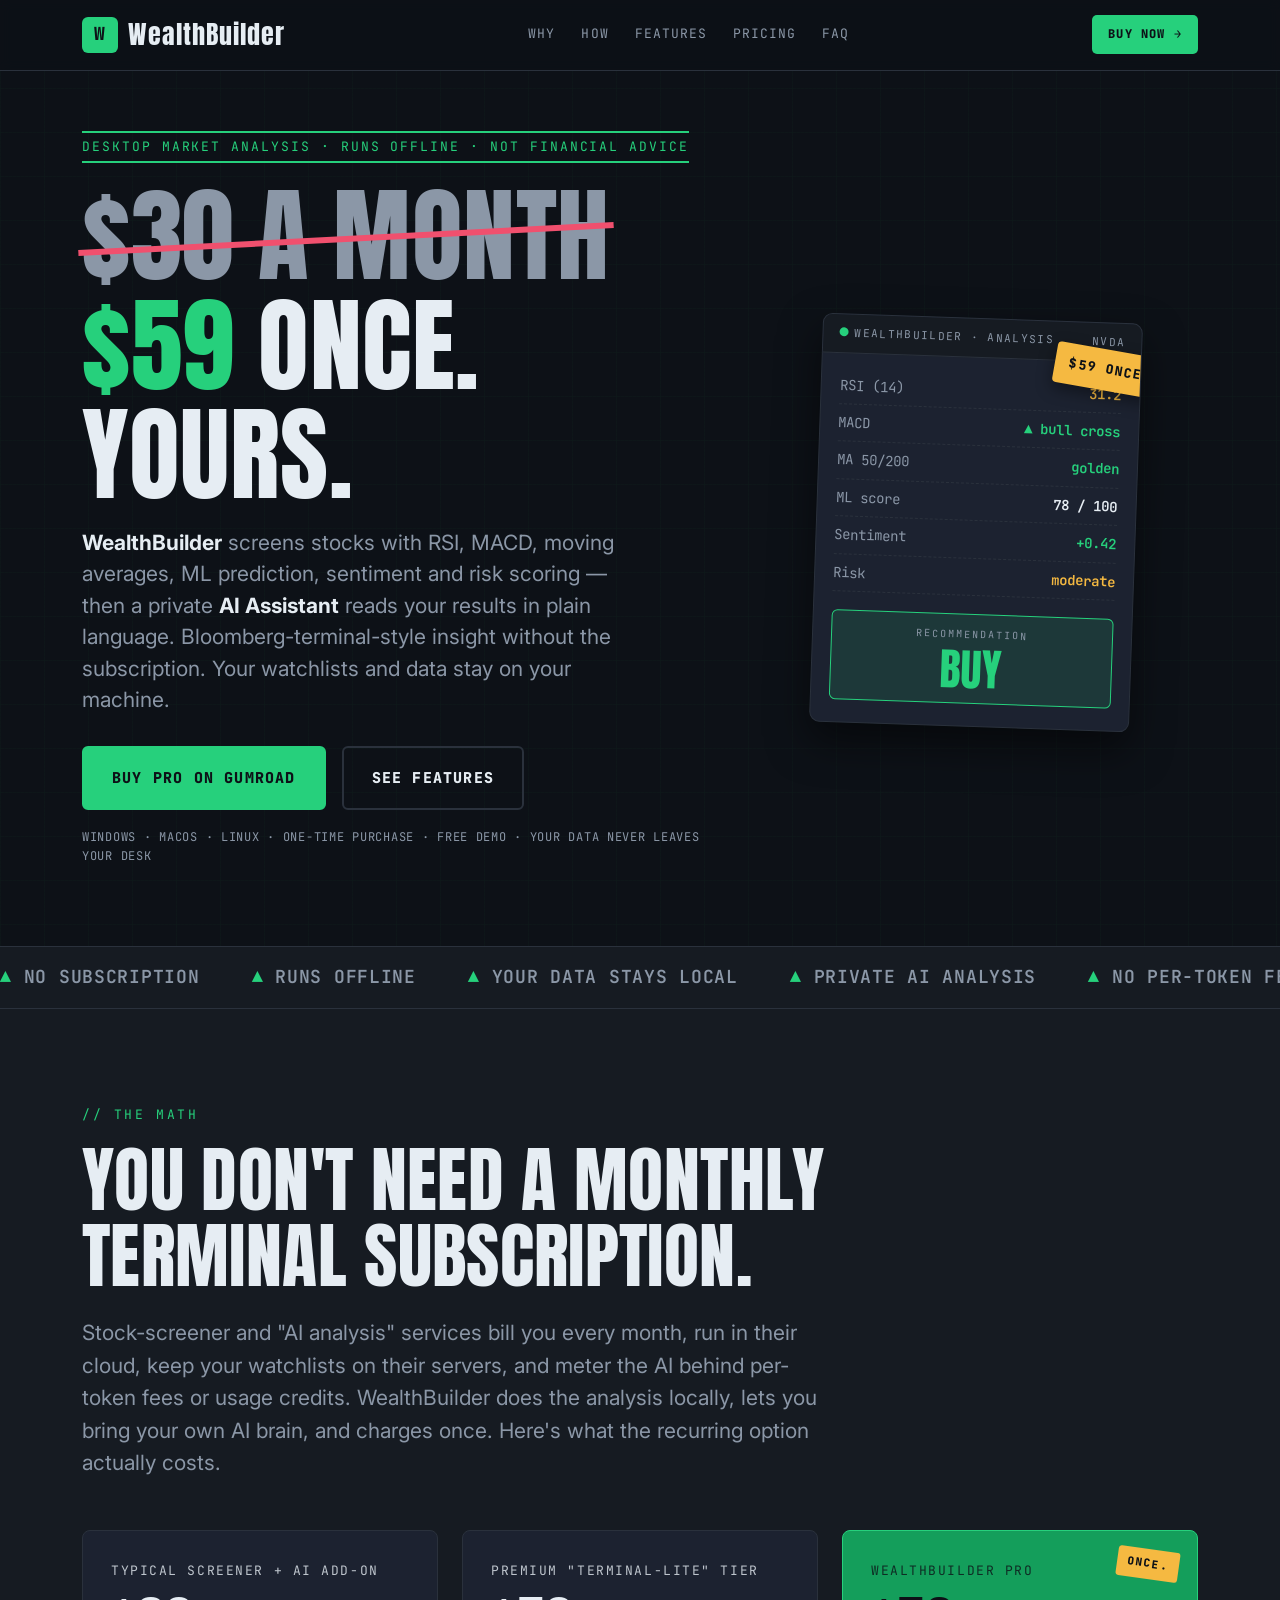
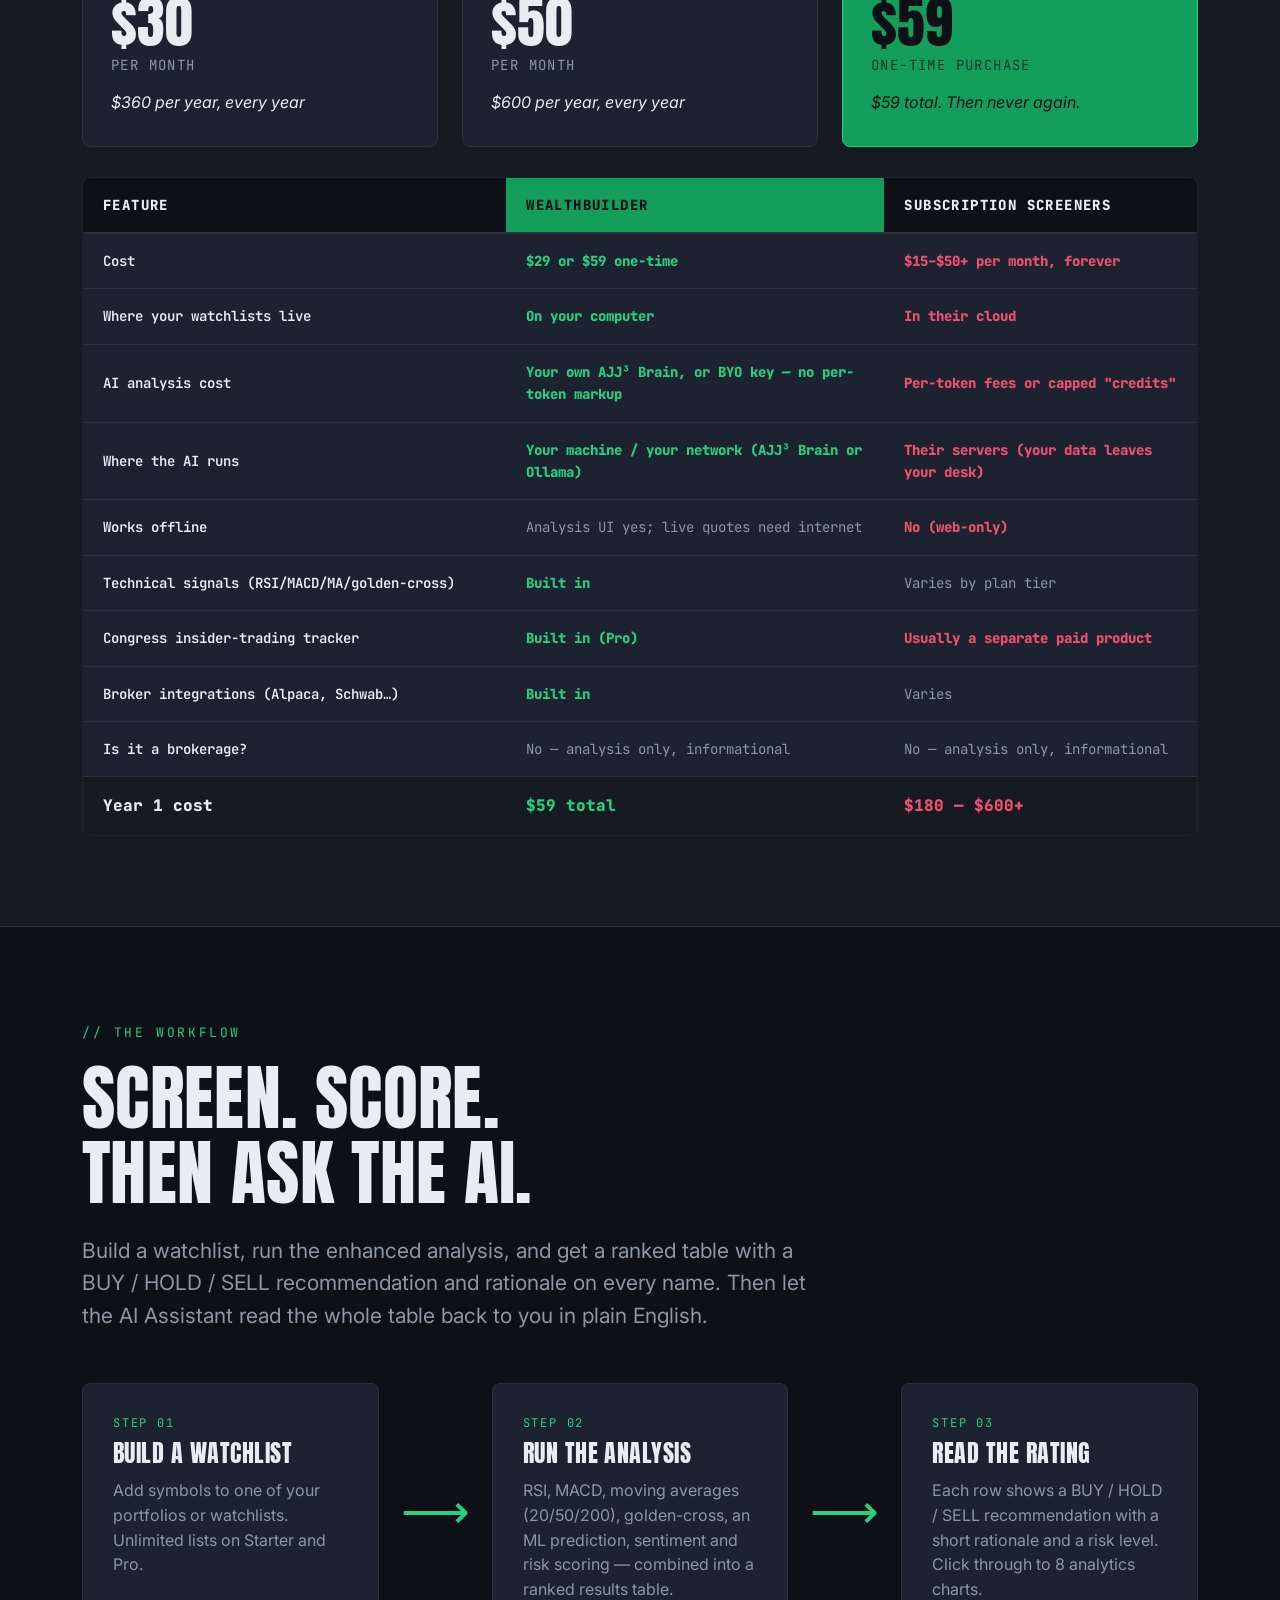
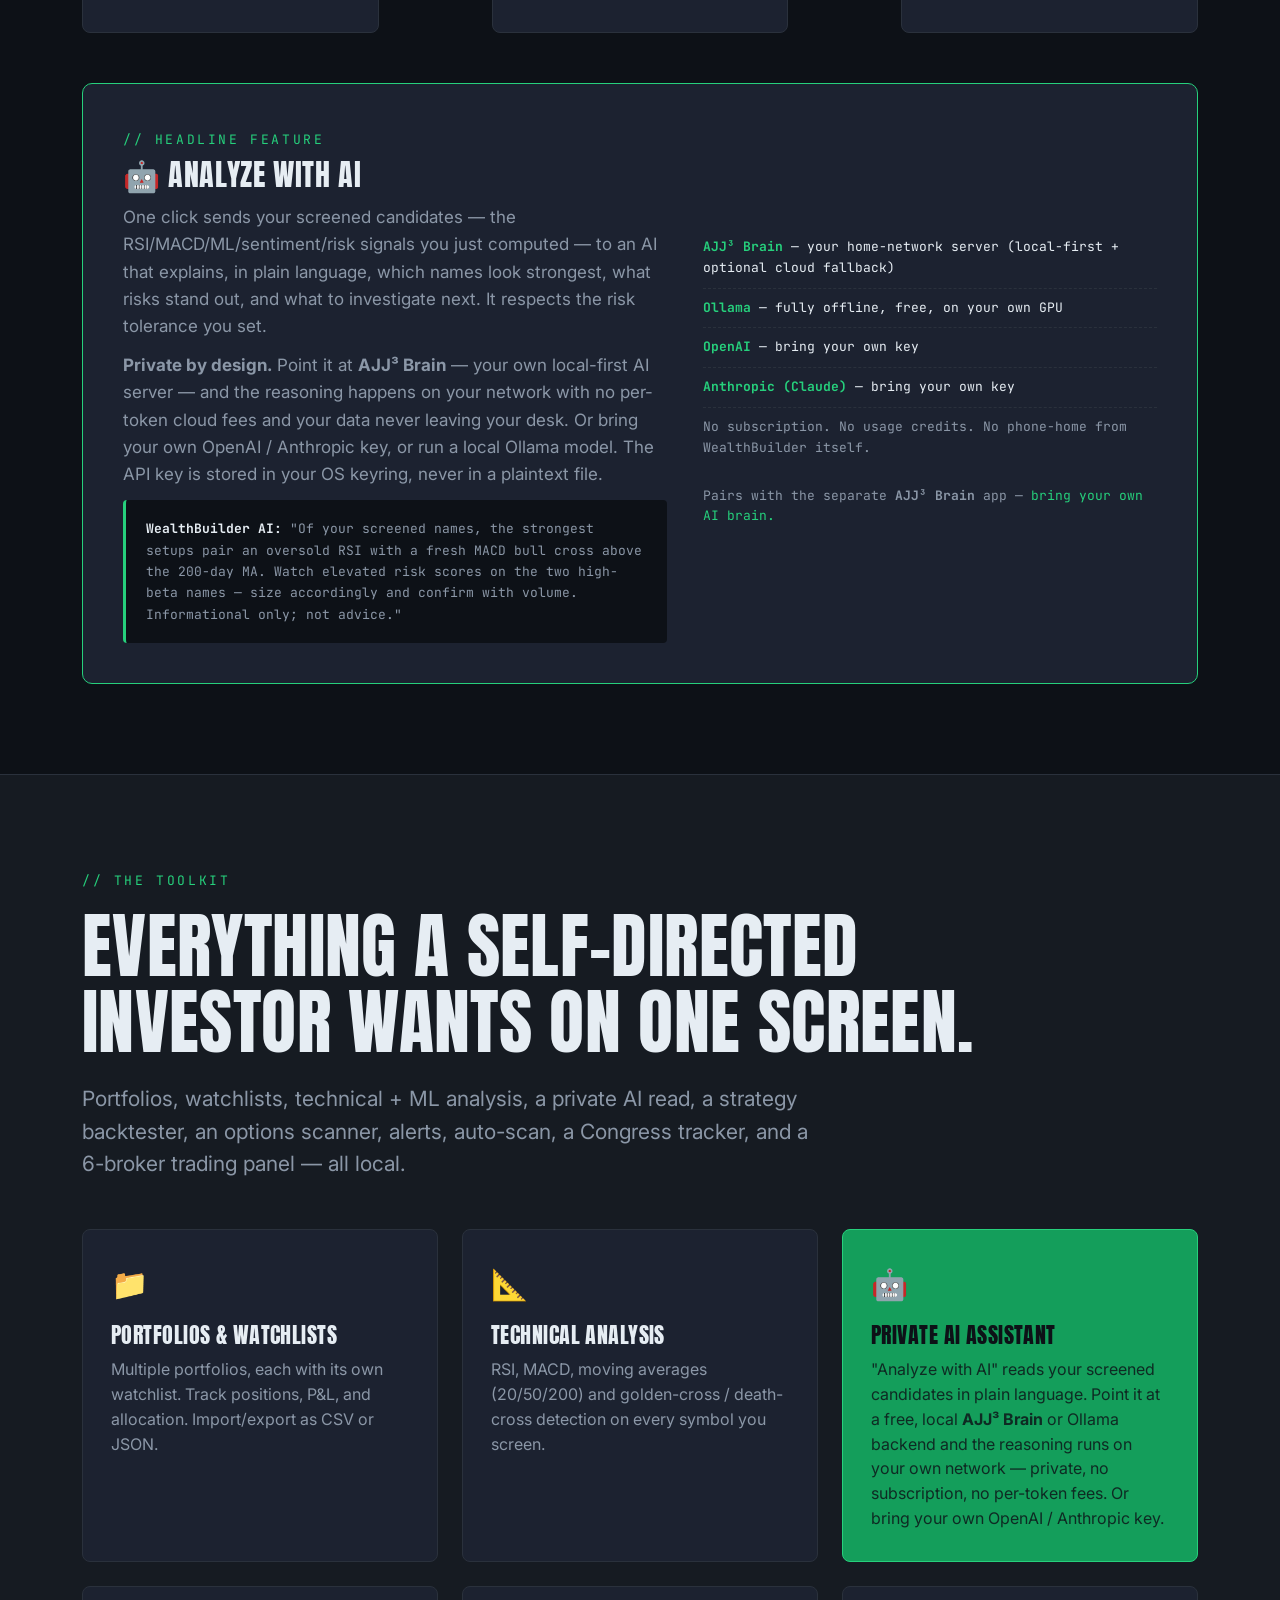
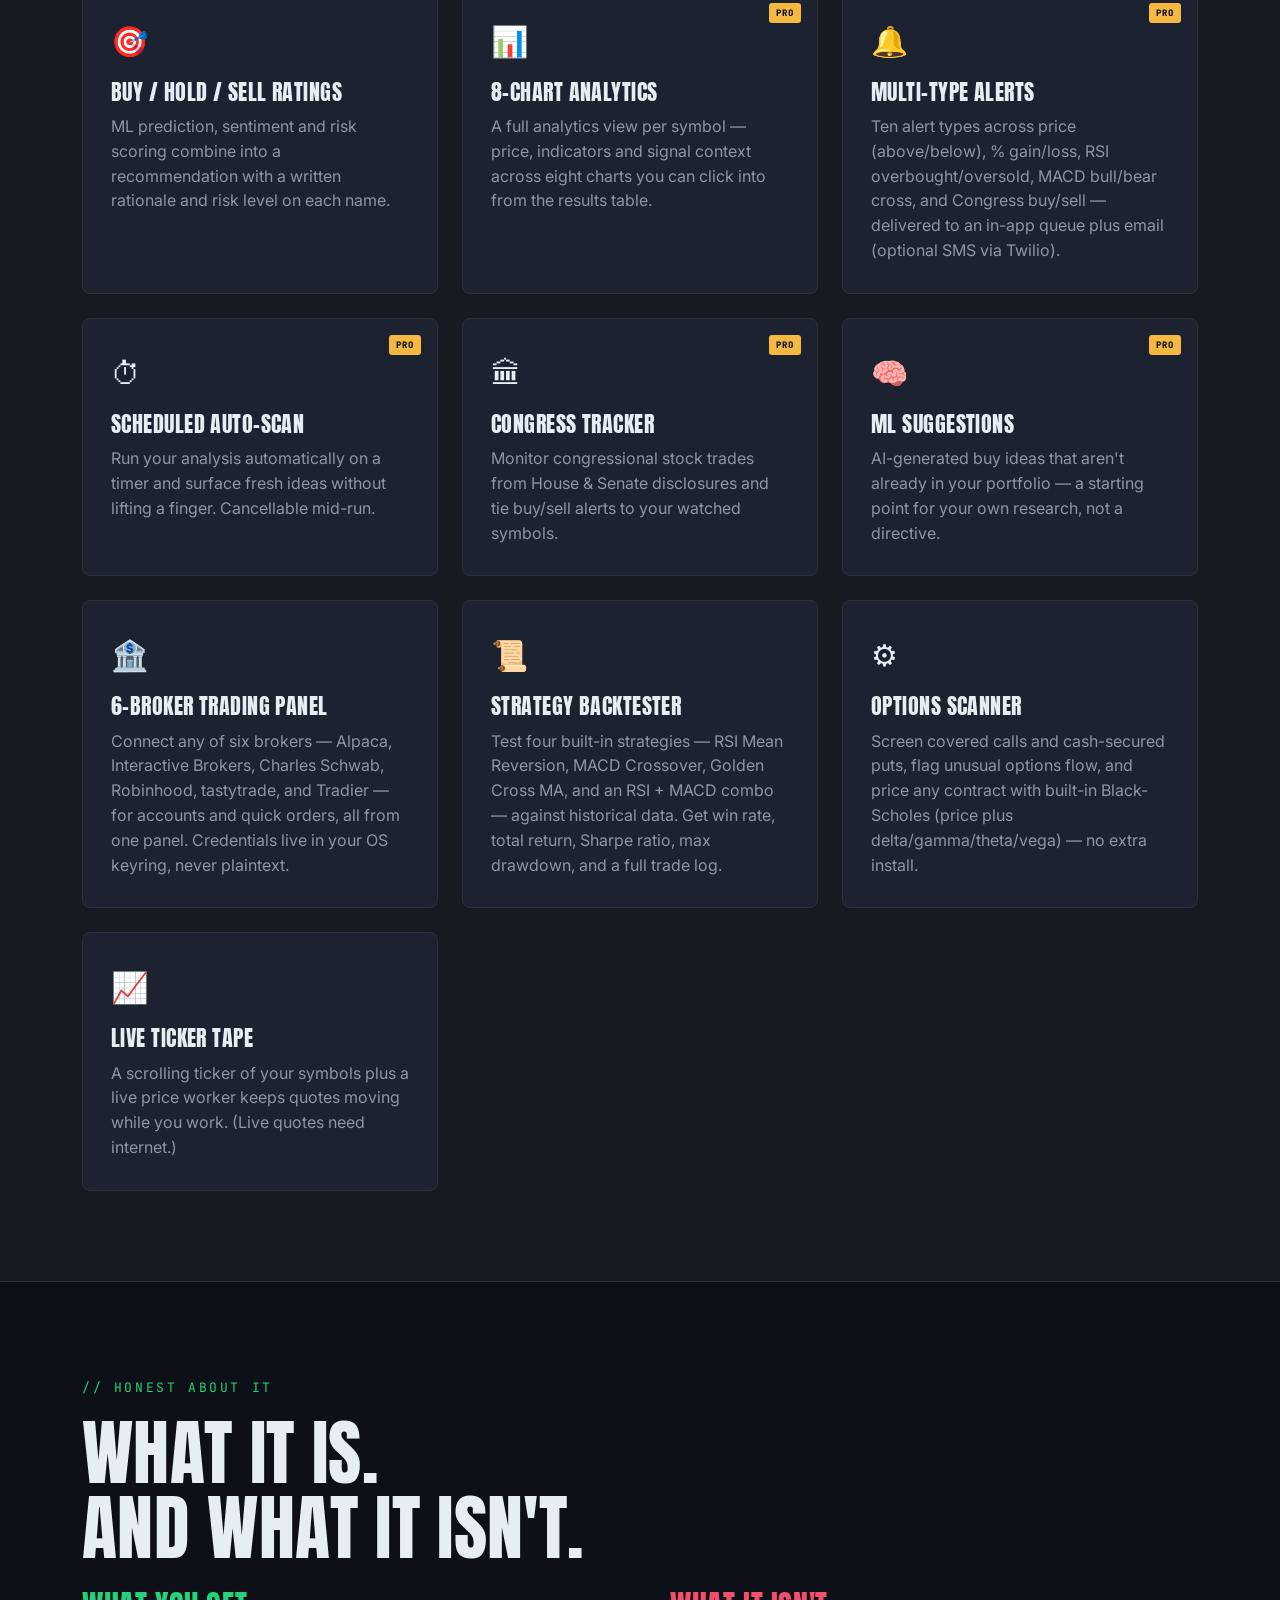
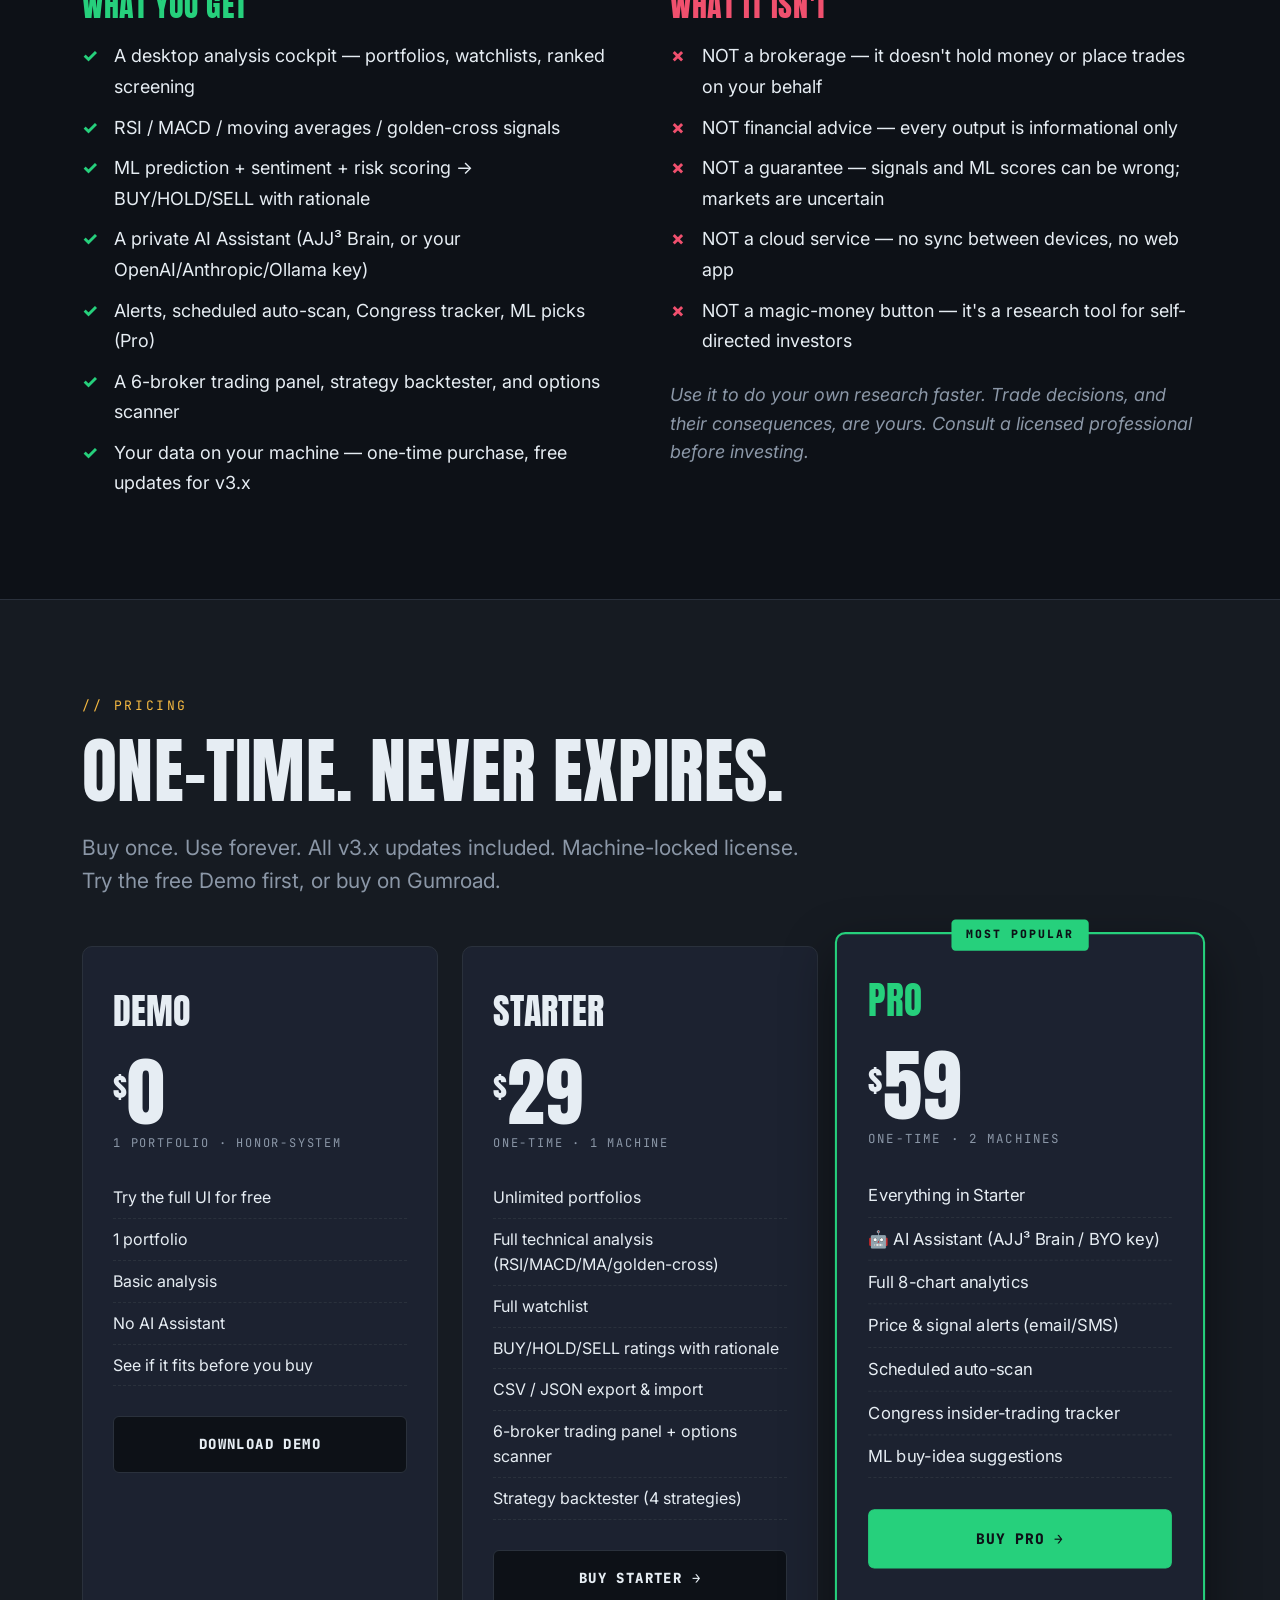
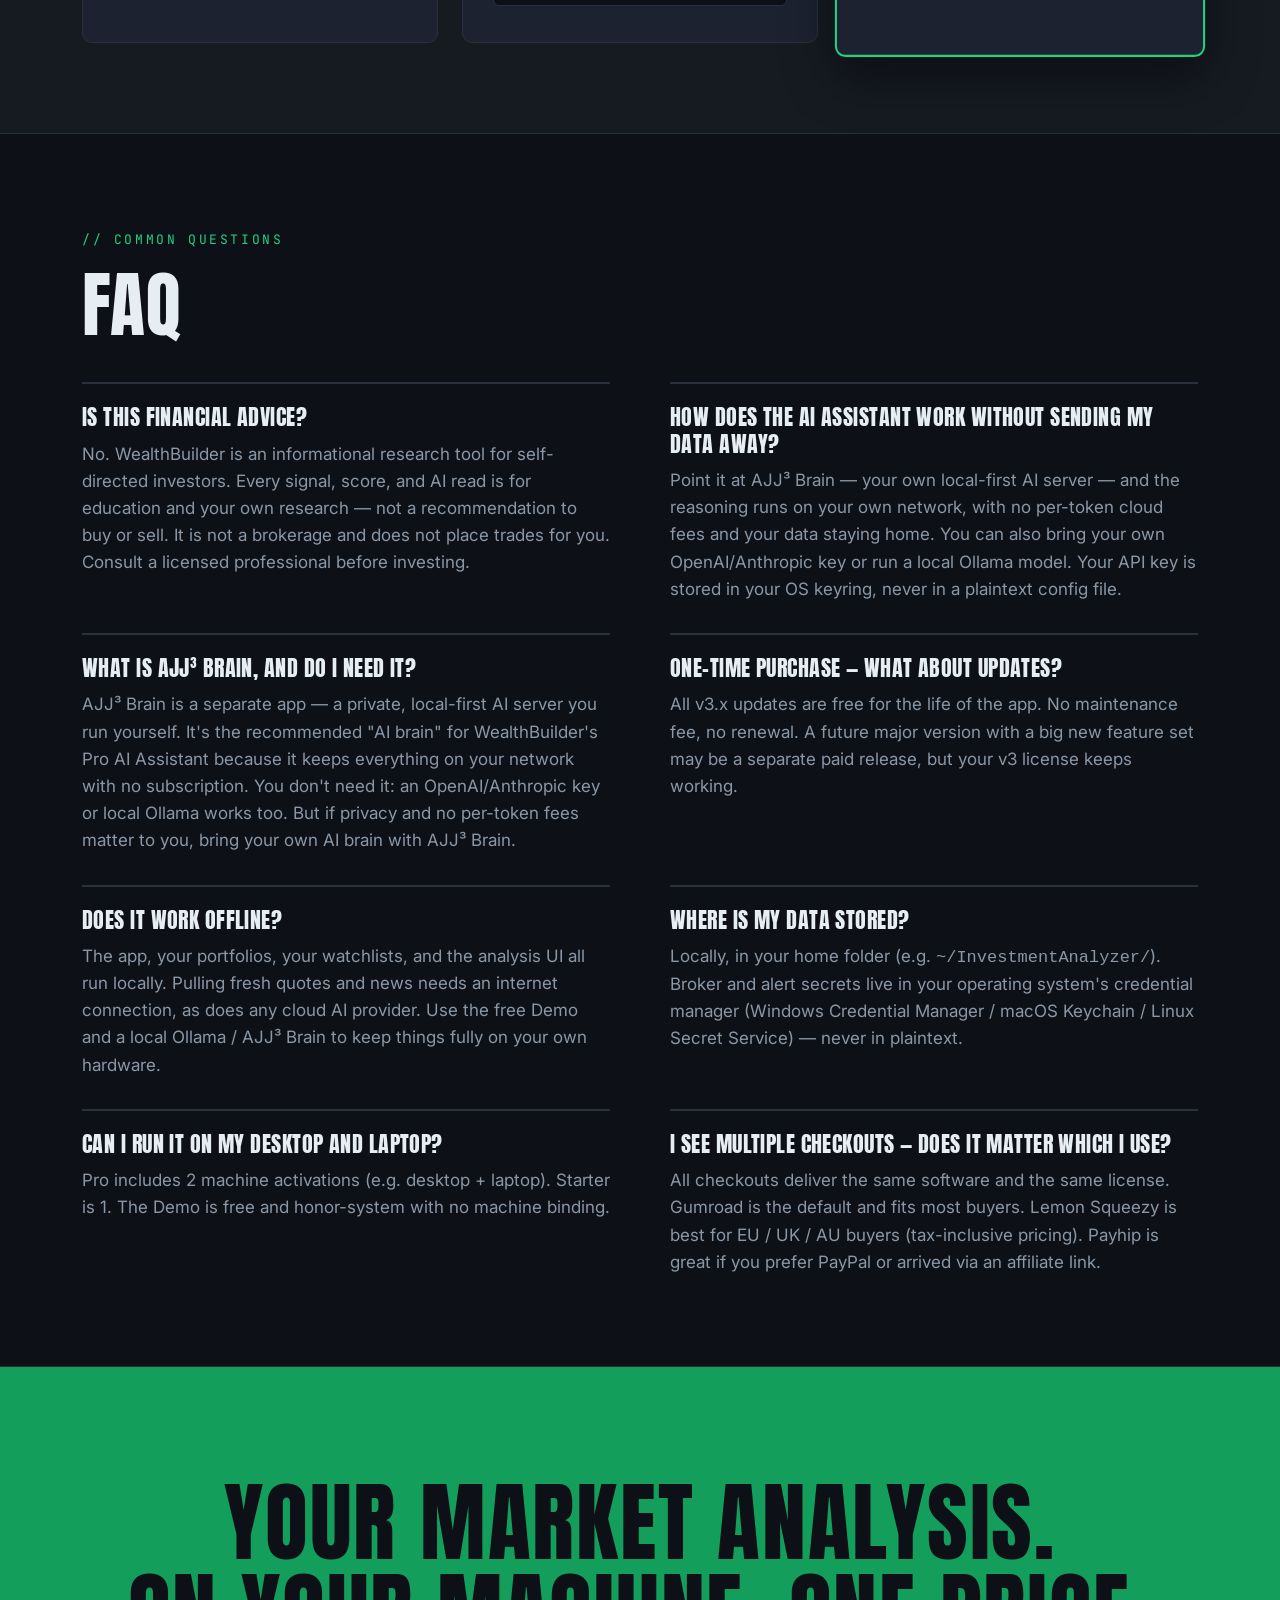
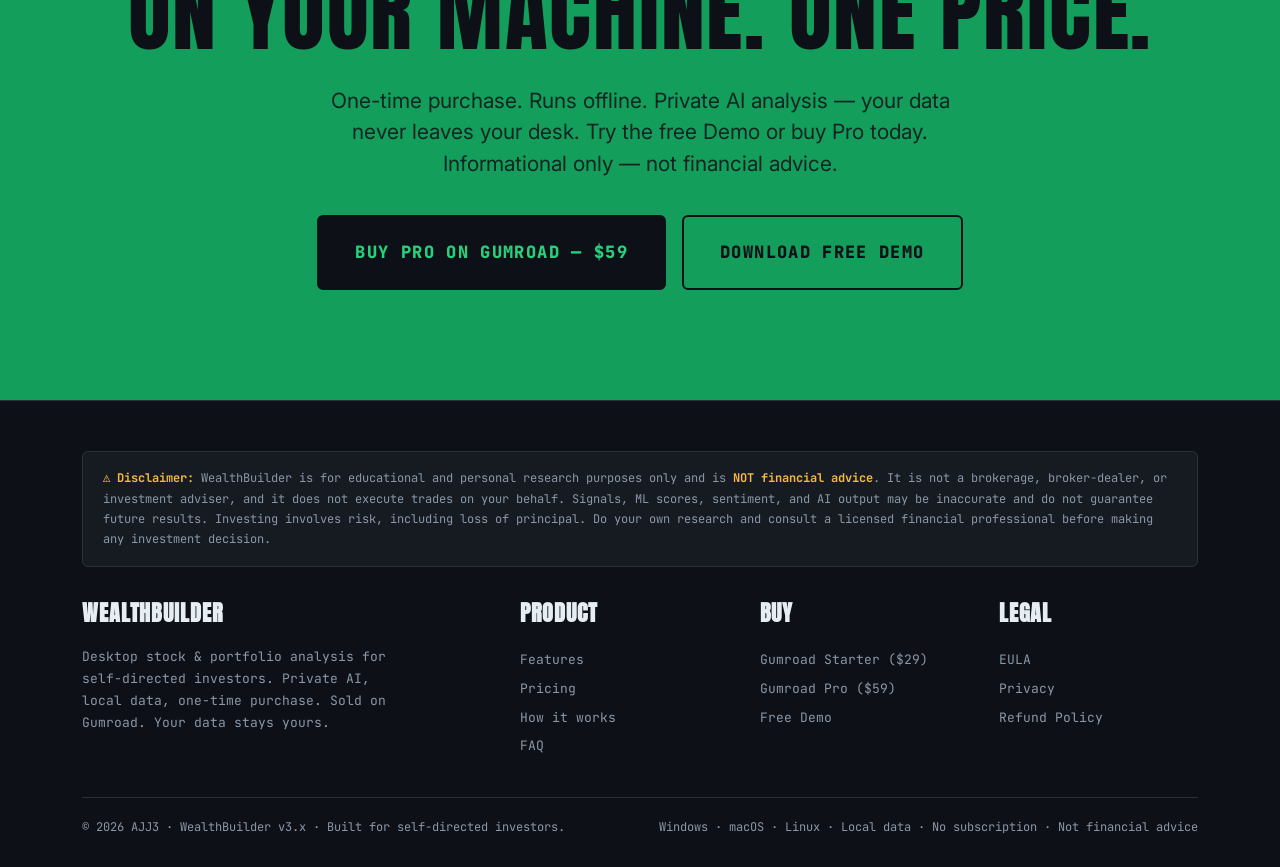
<file: apps/WealthBuilder/index.html>
<!DOCTYPE html>
<html lang="en">
<head>
<meta charset="UTF-8">
<meta name="viewport" content="width=device-width, initial-scale=1.0">
<title>WealthBuilder — Your market analysis. On your machine. One price.</title>
<meta name="description" content="Desktop stock & portfolio analysis app. RSI/MACD/ML signals, BUY/HOLD/SELL ratings, and a private AI Assistant — one-time purchase, runs offline, your data stays local. NOT financial advice. $29 Starter / $59 Pro one-time.">

<link rel="preconnect" href="https://fonts.googleapis.com">
<link rel="preconnect" href="https://fonts.gstatic.com" crossorigin>
<link href="https://fonts.googleapis.com/css2?family=Anton&family=Inter:wght@400;600;700;900&family=JetBrains+Mono:wght@400;600;800&display=swap" rel="stylesheet">

<style>
/* ─────────────────────────────────────────────────────────────
   WEALTHBUILDER — LANDING PAGE
   Aesthetic: trading-terminal — charcoal panels, terminal green,
   amber ticker, monospace data readouts. Dark, quant, precise.
   ───────────────────────────────────────────────────────────── */

:root {
  --bg:         #0d1117;
  --bg-2:       #161b22;
  --panel:      #1c2230;
  --ink:        #e6edf3;
  --ink-soft:   #8b97a7;
  --green:      #26d07c;
  --green-dk:   #149e5b;
  --red:        #f0506e;
  --amber:      #f5b941;
  --blue:       #4d9fff;
  --rule:       #2a313c;

  --font-display: 'Anton', 'Impact', sans-serif;
  --font-body:    'Inter', system-ui, sans-serif;
  --font-mono:    'JetBrains Mono', 'Courier New', monospace;
}

* { box-sizing: border-box; margin: 0; padding: 0; }

html { scroll-behavior: smooth; }

body {
  font-family: var(--font-body);
  background-color: var(--bg);
  background-image:
    linear-gradient(rgba(38,208,124,0.025) 1px, transparent 1px),
    linear-gradient(90deg, rgba(38,208,124,0.025) 1px, transparent 1px);
  background-size: 44px 44px;
  color: var(--ink);
  font-size: 18px;
  line-height: 1.6;
  overflow-x: hidden;
}

.container {
  max-width: 1180px;
  margin: 0 auto;
  padding: 0 32px;
}

h1, h2, h3 {
  font-family: var(--font-display);
  font-weight: 400;
  letter-spacing: 0.02em;
  line-height: 1.05;
  text-transform: uppercase;
  color: var(--ink);
}

a { color: var(--green); text-decoration: none; }
a:hover { color: var(--green-dk); }

/* ─── TOP BAR ──────────────────────────────────────────────── */

.topbar {
  border-bottom: 1px solid var(--rule);
  background: rgba(13,17,23,0.92);
  backdrop-filter: blur(6px);
  padding: 14px 0;
  position: sticky;
  top: 0;
  z-index: 100;
}
.topbar-inner {
  display: flex;
  justify-content: space-between;
  align-items: center;
  gap: 24px;
}
.brand {
  font-family: var(--font-display);
  font-size: 26px;
  letter-spacing: 0.04em;
  display: flex;
  align-items: center;
  gap: 10px;
}
.brand-mark {
  display: inline-flex;
  background: var(--green);
  color: var(--bg);
  width: 36px; height: 36px;
  border-radius: 6px;
  align-items: center;
  justify-content: center;
  font-family: var(--font-mono);
  font-weight: 800;
  font-size: 18px;
}
.topbar nav {
  display: flex;
  gap: 26px;
  font-family: var(--font-mono);
  font-size: 13px;
  text-transform: uppercase;
  letter-spacing: 0.08em;
}
.topbar nav a {
  color: var(--ink-soft);
}
.topbar nav a:hover { color: var(--green); }
.cta-button-sm {
  font-family: var(--font-mono);
  font-size: 12px;
  font-weight: 800;
  text-transform: uppercase;
  letter-spacing: 0.1em;
  background: var(--green);
  color: var(--bg);
  padding: 10px 16px;
  border: none;
  text-decoration: none;
  display: inline-block;
  border-radius: 5px;
}
.cta-button-sm:hover { background: var(--ink); color: var(--bg); }

/* ─── ALT-CHECKOUTS (secondary purchase options) ─────────────── */

.alt-checkouts {
  margin: 36px auto 0;
  max-width: 720px;
  text-align: center;
  padding: 22px 24px;
  border: 1px dashed var(--rule);
  background: var(--bg-2);
  border-radius: 8px;
}
.alt-checkouts-label {
  display: block;
  font-family: var(--font-mono);
  font-size: 11px;
  font-weight: 600;
  text-transform: uppercase;
  letter-spacing: 0.15em;
  color: var(--ink-soft);
  margin-bottom: 12px;
}
.alt-checkout {
  display: inline-block;
  margin: 4px 12px;
  padding: 6px 10px;
  color: var(--ink);
  text-decoration: none;
  border-bottom: 2px solid transparent;
  font-size: 17px;
}
.alt-checkout strong { font-weight: 700; }
.alt-checkout:hover {
  border-bottom-color: var(--green);
  color: var(--green);
}
.alt-checkout-tag {
  display: inline-block;
  margin-left: 6px;
  padding: 2px 7px;
  font-family: var(--font-mono);
  font-size: 9px;
  font-weight: 600;
  text-transform: uppercase;
  letter-spacing: 0.08em;
  background: var(--amber);
  color: var(--bg);
  vertical-align: 2px;
  border-radius: 3px;
}

/* ─── HERO ─────────────────────────────────────────────────── */

.hero {
  padding: 60px 0 80px;
  border-bottom: 1px solid var(--rule);
  position: relative;
}
.hero-grid {
  display: grid;
  grid-template-columns: 1.4fr 1fr;
  gap: 50px;
  align-items: center;
}
.hero-eyebrow {
  font-family: var(--font-mono);
  font-size: 13px;
  text-transform: uppercase;
  letter-spacing: 0.15em;
  color: var(--green);
  margin-bottom: 18px;
  display: inline-block;
  border-top: 2px solid var(--green);
  border-bottom: 2px solid var(--green);
  padding: 4px 0;
}
.hero h1 {
  font-size: clamp(52px, 8.5vw, 104px);
  margin-bottom: 18px;
  letter-spacing: 0.005em;
}
.hero h1 .strike {
  position: relative;
  display: inline-block;
  color: var(--ink-soft);
}
.hero h1 .strike::after {
  content: '';
  position: absolute;
  left: -4px; right: -4px; top: 50%;
  height: 6px;
  background: var(--red);
  transform: rotate(-3deg);
}
.hero h1 .accent { color: var(--green); }
.hero-sub {
  font-family: var(--font-body);
  font-size: 21px;
  line-height: 1.5;
  color: var(--ink-soft);
  max-width: 560px;
  margin-bottom: 30px;
}
.hero-sub strong { color: var(--ink); }
.hero-ctas {
  display: flex;
  gap: 16px;
  align-items: center;
  flex-wrap: wrap;
}
.cta-button {
  font-family: var(--font-mono);
  font-size: 15px;
  font-weight: 800;
  text-transform: uppercase;
  letter-spacing: 0.08em;
  background: var(--green);
  color: var(--bg);
  padding: 18px 28px;
  border: 2px solid var(--green);
  text-decoration: none;
  display: inline-block;
  border-radius: 6px;
  transition: all 0.15s ease;
}
.cta-button:hover {
  background: var(--ink);
  border-color: var(--ink);
  color: var(--bg);
  transform: translate(-2px, -2px);
  box-shadow: 4px 4px 0 var(--green);
}
.cta-button.secondary {
  background: transparent;
  color: var(--ink);
  border: 2px solid var(--rule);
}
.cta-button.secondary:hover {
  background: var(--panel);
  color: var(--ink);
  box-shadow: 4px 4px 0 var(--green);
  border-color: var(--green);
}
.hero-microcopy {
  font-family: var(--font-mono);
  font-size: 12px;
  letter-spacing: 0.06em;
  color: var(--ink-soft);
  margin-top: 18px;
  text-transform: uppercase;
}

/* TERMINAL TICKET (hero visual) */
.ticket-container {
  position: relative;
  display: flex;
  justify-content: center;
  align-items: flex-start;
  height: 460px;
}
.ticket {
  position: relative;
  background: var(--panel);
  width: 320px;
  padding: 0 0 22px;
  transform: rotate(2deg);
  box-shadow: 0 18px 40px rgba(0,0,0,0.5);
  border: 1px solid var(--rule);
  border-radius: 10px;
  margin-top: 50px;
  font-family: var(--font-mono);
  overflow: hidden;
}
.ticket-head {
  display: flex;
  justify-content: space-between;
  align-items: center;
  background: var(--bg-2);
  border-bottom: 1px solid var(--rule);
  padding: 10px 16px;
  font-size: 11px;
  letter-spacing: 0.12em;
  text-transform: uppercase;
  color: var(--ink-soft);
}
.ticket-head .dot { width: 9px; height: 9px; border-radius: 50%; background: var(--green); display: inline-block; margin-right: 6px; }
.ticket-rows { padding: 14px 18px 4px; }
.ticket-row {
  display: flex;
  justify-content: space-between;
  padding: 7px 0;
  font-size: 14px;
  border-bottom: 1px dashed var(--rule);
}
.ticket-row .k { color: var(--ink-soft); }
.ticket-row .v { font-weight: 600; color: var(--ink); }
.ticket-row .v.buy  { color: var(--green); }
.ticket-row .v.up   { color: var(--green); }
.ticket-row .v.warn { color: var(--amber); }
.ticket-rec {
  margin: 14px 18px 0;
  background: rgba(38,208,124,0.12);
  border: 1px solid var(--green);
  border-radius: 6px;
  text-align: center;
  padding: 12px;
}
.ticket-rec .label { font-size: 10px; letter-spacing: 0.2em; color: var(--ink-soft); text-transform: uppercase; }
.ticket-rec .action {
  font-family: var(--font-display);
  font-size: 44px;
  line-height: 1;
  color: var(--green);
  margin-top: 4px;
}
.ticket-price {
  position: absolute;
  top: 26px; right: -16px;
  background: var(--amber);
  color: var(--bg);
  font-family: var(--font-mono);
  font-weight: 800;
  font-size: 13px;
  letter-spacing: 0.1em;
  padding: 10px 14px;
  text-transform: uppercase;
  transform: rotate(8deg);
  border-radius: 4px;
  box-shadow: 0 6px 16px rgba(0,0,0,0.4);
}

/* ─── MARQUEE / TRUST ROW ──────────────────────────────────── */

.marquee {
  background: var(--bg-2);
  color: var(--ink);
  padding: 16px 0;
  overflow: hidden;
  border-bottom: 1px solid var(--rule);
}
.marquee-inner {
  display: flex;
  gap: 52px;
  white-space: nowrap;
  animation: scroll 40s linear infinite;
  font-family: var(--font-mono);
  font-size: 18px;
  font-weight: 600;
  letter-spacing: 0.04em;
  text-transform: uppercase;
}
.marquee-inner span {
  display: inline-flex;
  align-items: center;
  gap: 12px;
  color: var(--ink-soft);
}
.marquee-inner .tick { color: var(--green); }
.marquee-inner .tick.dn { color: var(--red); }
@keyframes scroll {
  0%   { transform: translateX(0); }
  100% { transform: translateX(-50%); }
}

/* ─── SECTION SHARED ───────────────────────────────────────── */

section.block {
  padding: 90px 0;
  border-bottom: 1px solid var(--rule);
}
.section-eyebrow {
  font-family: var(--font-mono);
  font-size: 13px;
  text-transform: uppercase;
  letter-spacing: 0.2em;
  color: var(--green);
  margin-bottom: 16px;
  display: inline-block;
}
.section-title {
  font-size: clamp(40px, 6vw, 72px);
  margin-bottom: 24px;
  letter-spacing: 0.005em;
}
.section-lede {
  font-family: var(--font-body);
  font-size: 21px;
  line-height: 1.55;
  color: var(--ink-soft);
  max-width: 740px;
  margin-bottom: 48px;
}

/* ─── PROBLEM / COMPARISON ─────────────────────────────────── */

.problem { background: var(--bg-2); }
.compare-table {
  width: 100%;
  border-collapse: collapse;
  background: var(--panel);
  border: 1px solid var(--rule);
  border-radius: 8px;
  overflow: hidden;
  font-family: var(--font-mono);
  font-size: 14px;
  margin-top: 30px;
}
.compare-table th,
.compare-table td {
  padding: 16px 20px;
  text-align: left;
  border-bottom: 1px solid var(--rule);
}
.compare-table thead th {
  background: var(--bg);
  color: var(--ink);
  font-weight: 800;
  text-transform: uppercase;
  letter-spacing: 0.1em;
  border-bottom: 2px solid var(--rule);
}
.compare-table thead th.us { background: var(--green-dk); color: var(--bg); }
.compare-table tbody tr:hover { background: var(--bg-2); }
.compare-table .feature { font-weight: 600; }
.compare-table .yes { color: var(--green); font-weight: 800; }
.compare-table .no  { color: var(--red); font-weight: 800; }
.compare-table .maybe { color: var(--ink-soft); }
.compare-table tfoot td {
  background: var(--bg-2);
  font-weight: 800;
  font-size: 16px;
  border-bottom: none;
}

.cost-callout {
  margin-top: 50px;
  display: grid;
  grid-template-columns: repeat(3, 1fr);
  gap: 24px;
}
.cost-card {
  border: 1px solid var(--rule);
  padding: 30px 28px;
  background: var(--panel);
  border-radius: 8px;
  position: relative;
}
.cost-card.good {
  background: var(--green-dk);
  color: var(--bg);
  border-color: var(--green);
}
.cost-card .name {
  font-family: var(--font-mono);
  font-size: 13px;
  text-transform: uppercase;
  letter-spacing: 0.12em;
  margin-bottom: 12px;
  opacity: 0.8;
}
.cost-card .amount {
  font-family: var(--font-display);
  font-size: 56px;
  line-height: 1;
  margin-bottom: 4px;
}
.cost-card .period {
  font-family: var(--font-mono);
  font-size: 14px;
  text-transform: uppercase;
  letter-spacing: 0.1em;
  margin-bottom: 14px;
  color: var(--ink-soft);
}
.cost-card.good .period { color: rgba(13,17,23,0.7); }
.cost-card .yearly {
  font-family: var(--font-body);
  font-size: 16px;
  font-style: italic;
}
.cost-card.good .stamp-inline {
  position: absolute;
  top: 18px; right: 18px;
  background: var(--amber);
  color: var(--bg);
  font-family: var(--font-mono);
  font-size: 11px;
  font-weight: 800;
  letter-spacing: 0.12em;
  padding: 6px 10px;
  text-transform: uppercase;
  transform: rotate(8deg);
  border-radius: 3px;
}

/* ─── HOW IT WORKS (flow) ──────────────────────────────────── */

.flow { background: var(--bg); }
.flow-grid {
  display: grid;
  grid-template-columns: 1fr auto 1fr auto 1fr;
  gap: 22px;
  align-items: center;
  margin-top: 50px;
}
.flow-step {
  border: 1px solid var(--rule);
  padding: 30px;
  background: var(--panel);
  border-radius: 8px;
  height: 100%;
}
.flow-step .n {
  font-family: var(--font-mono);
  font-size: 12px;
  letter-spacing: 0.15em;
  color: var(--green);
  text-transform: uppercase;
}
.flow-step h3 { font-size: 24px; margin: 8px 0 12px; }
.flow-step p { font-size: 16px; color: var(--ink-soft); line-height: 1.55; }
.flow-arrow {
  font-family: var(--font-display);
  font-size: 48px;
  color: var(--green);
  line-height: 1;
  text-align: center;
}
.flow-ai {
  margin-top: 50px;
  background: var(--panel);
  border: 1px solid var(--green);
  border-radius: 10px;
  padding: 40px;
  display: grid;
  grid-template-columns: 1.2fr 1fr;
  gap: 36px;
  align-items: center;
}
.flow-ai h3 { font-size: 30px; margin-bottom: 14px; }
.flow-ai p { color: var(--ink-soft); font-size: 17px; line-height: 1.6; margin-bottom: 12px; }
.flow-ai .providers {
  list-style: none;
  font-family: var(--font-mono);
  font-size: 13px;
}
.flow-ai .providers li { padding: 9px 0; border-bottom: 1px dashed var(--rule); color: var(--ink); }
.flow-ai .providers li b { color: var(--green); }
.ai-quote {
  background: var(--bg);
  border-left: 3px solid var(--green);
  border-radius: 4px;
  padding: 18px 20px;
  font-family: var(--font-mono);
  font-size: 13px;
  line-height: 1.65;
  color: var(--ink-soft);
}
.ai-quote b { color: var(--ink); }

/* ─── FEATURES ─────────────────────────────────────────────── */

.features { background: var(--bg-2); }
.feature-grid {
  display: grid;
  grid-template-columns: repeat(3, 1fr);
  gap: 24px;
  margin-top: 40px;
}
.feature-card {
  background: var(--panel);
  border: 1px solid var(--rule);
  padding: 30px 28px;
  border-radius: 8px;
  position: relative;
  transition: transform 0.15s ease, box-shadow 0.15s ease;
}
.feature-card:hover {
  transform: translate(-3px, -3px);
  box-shadow: 6px 6px 0 var(--green);
  border-color: var(--green);
}
.feature-icon { font-size: 30px; display: inline-block; margin-bottom: 14px; }
.feature-card h3 { font-size: 22px; margin-bottom: 10px; line-height: 1.15; }
.feature-card p { font-size: 16px; line-height: 1.55; color: var(--ink-soft); }
.feature-card.dark {
  background: var(--green-dk);
  border-color: var(--green);
}
.feature-card.dark h3 { color: var(--bg); }
.feature-card.dark p  { color: rgba(13,17,23,0.82); }
.feature-card .pro-tag {
  position: absolute;
  top: 16px; right: 16px;
  font-family: var(--font-mono);
  font-size: 9px;
  font-weight: 800;
  letter-spacing: 0.12em;
  background: var(--amber);
  color: var(--bg);
  padding: 3px 7px;
  border-radius: 3px;
  text-transform: uppercase;
}

/* ─── HONESTY ──────────────────────────────────────────────── */

.honesty {
  background: var(--bg);
  padding: 90px 0;
  border-bottom: 1px solid var(--rule);
}
.honesty-grid {
  display: grid;
  grid-template-columns: 1fr 1fr;
  gap: 60px;
}
.honesty-col h3 { font-size: 30px; margin-bottom: 20px; }
.honesty-col.yes h3 { color: var(--green); }
.honesty-col.no  h3 { color: var(--red); }
.honesty-list {
  list-style: none;
  font-family: var(--font-body);
  font-size: 18px;
  line-height: 1.7;
}
.honesty-list li { padding-left: 32px; position: relative; margin-bottom: 10px; color: var(--ink); }
.honesty-list.yes li::before { content: '✓'; position: absolute; left: 0; color: var(--green); font-weight: 800; }
.honesty-list.no li::before  { content: '✗'; position: absolute; left: 0; color: var(--red); font-weight: 800; }

/* ─── PRICING ──────────────────────────────────────────────── */

.pricing {
  background: var(--bg-2);
  border-bottom: 1px solid var(--rule);
}
.pricing .section-eyebrow { color: var(--amber); }
.tier-grid {
  display: grid;
  grid-template-columns: repeat(3, 1fr);
  gap: 24px;
  margin-top: 40px;
}
.tier {
  border: 1px solid var(--rule);
  background: var(--panel);
  color: var(--ink);
  padding: 36px 30px;
  border-radius: 10px;
  position: relative;
}
.tier.featured {
  background: var(--panel);
  border: 2px solid var(--green);
  transform: scale(1.04);
  box-shadow: 0 20px 50px rgba(0,0,0,0.45);
}
.tier .badge {
  position: absolute;
  top: -14px; left: 50%;
  transform: translateX(-50%);
  background: var(--green);
  color: var(--bg);
  font-family: var(--font-mono);
  font-size: 11px;
  font-weight: 800;
  letter-spacing: 0.15em;
  padding: 6px 14px;
  text-transform: uppercase;
  border-radius: 4px;
}
.tier-name {
  font-family: var(--font-display);
  font-size: 36px;
  margin-bottom: 6px;
  text-transform: uppercase;
}
.tier.featured .tier-name { color: var(--green); }
.tier-price {
  font-family: var(--font-display);
  font-size: 76px;
  line-height: 1;
  margin: 14px 0 4px;
}
.tier-price .currency { font-size: 30px; vertical-align: super; }
.tier-period {
  font-family: var(--font-mono);
  font-size: 12px;
  text-transform: uppercase;
  letter-spacing: 0.15em;
  color: var(--ink-soft);
  margin-bottom: 24px;
}
.tier-features {
  list-style: none;
  font-family: var(--font-body);
  font-size: 16px;
  line-height: 1.55;
  margin-bottom: 30px;
}
.tier-features li { padding: 8px 0; border-bottom: 1px dashed var(--rule); color: var(--ink); }
.tier-cta {
  display: block;
  text-align: center;
  font-family: var(--font-mono);
  font-size: 14px;
  font-weight: 800;
  letter-spacing: 0.1em;
  text-transform: uppercase;
  text-decoration: none;
  padding: 16px 0;
  background: var(--bg);
  color: var(--ink);
  border: 1px solid var(--rule);
  border-radius: 6px;
  transition: all 0.15s ease;
}
.tier.featured .tier-cta {
  background: var(--green);
  color: var(--bg);
  border-color: var(--green);
}
.tier-cta:hover { background: var(--green); color: var(--bg); border-color: var(--green); }
.tier.featured .tier-cta:hover { background: var(--ink); color: var(--bg); border-color: var(--ink); }

/* ─── FAQ ──────────────────────────────────────────────────── */

.faq { background: var(--bg); }
.faq-grid {
  display: grid;
  grid-template-columns: 1fr 1fr;
  gap: 30px 60px;
  margin-top: 40px;
}
.faq-item { border-top: 2px solid var(--rule); padding-top: 20px; }
.faq-item h3 { font-size: 22px; margin-bottom: 10px; line-height: 1.2; }
.faq-item p { font-size: 17px; line-height: 1.6; color: var(--ink-soft); }

/* ─── FINAL CTA ────────────────────────────────────────────── */

.final-cta {
  background: var(--green-dk);
  color: var(--bg);
  padding: 110px 0;
  text-align: center;
  border-bottom: 1px solid var(--rule);
}
.final-cta h2 {
  color: var(--bg);
  font-size: clamp(46px, 8vw, 88px);
  margin-bottom: 28px;
  line-height: 1.02;
}
.final-cta p {
  font-size: 21px;
  max-width: 660px;
  margin: 0 auto 36px;
  line-height: 1.5;
  color: rgba(13,17,23,0.85);
}
.final-cta .cta-button {
  background: var(--bg);
  color: var(--green);
  border-color: var(--bg);
  font-size: 17px;
  padding: 22px 36px;
}
.final-cta .cta-button:hover {
  background: var(--ink);
  border-color: var(--ink);
  color: var(--bg);
  box-shadow: 4px 4px 0 var(--bg);
}
.final-cta .cta-button.secondary {
  background: transparent;
  color: var(--bg);
  border: 2px solid var(--bg);
}
.final-cta .cta-button.secondary:hover { background: var(--bg); color: var(--green); }

/* ─── FOOTER ───────────────────────────────────────────────── */

footer {
  background: var(--bg);
  color: var(--ink-soft);
  padding: 50px 0 30px;
  font-family: var(--font-mono);
  font-size: 13px;
  line-height: 1.6;
}
footer .footer-grid {
  display: grid;
  grid-template-columns: 2fr 1fr 1fr 1fr;
  gap: 40px;
  margin-bottom: 36px;
}
footer h4 {
  font-family: var(--font-display);
  font-size: 22px;
  letter-spacing: 0.04em;
  text-transform: uppercase;
  color: var(--ink);
  margin-bottom: 16px;
}
footer ul { list-style: none; }
footer ul li { padding: 4px 0; }
footer a { color: var(--ink-soft); }
footer a:hover { color: var(--green); }
.footer-disclaimer {
  border: 1px solid var(--rule);
  background: var(--bg-2);
  border-radius: 6px;
  padding: 16px 20px;
  margin-bottom: 28px;
  color: var(--ink-soft);
  font-size: 12px;
  line-height: 1.7;
}
.footer-disclaimer b { color: var(--amber); }
.footer-bottom {
  border-top: 1px solid var(--rule);
  padding-top: 20px;
  display: flex;
  justify-content: space-between;
  align-items: center;
  flex-wrap: wrap;
  gap: 16px;
  font-size: 12px;
}

/* ─── RESPONSIVE ───────────────────────────────────────────── */

@media (max-width: 900px) {
  body { font-size: 16px; }
  .topbar nav { display: none; }
  .hero-grid { grid-template-columns: 1fr; }
  .ticket-container { height: auto; padding: 50px 0 20px; }
  .cost-callout { grid-template-columns: 1fr; }
  .flow-grid { grid-template-columns: 1fr; }
  .flow-arrow { transform: rotate(90deg); margin: 6px auto; }
  .flow-ai { grid-template-columns: 1fr; }
  .feature-grid { grid-template-columns: 1fr; }
  .honesty-grid { grid-template-columns: 1fr; gap: 40px; }
  .tier-grid { grid-template-columns: 1fr; }
  .tier.featured { transform: none; }
  .faq-grid { grid-template-columns: 1fr; }
  footer .footer-grid { grid-template-columns: 1fr 1fr; }
}

</style>
</head>
<body>

<!-- ─── TOP BAR ──────────────────────────────────────────────── -->
<div class="topbar">
  <div class="container topbar-inner">
    <div class="brand">
      <span class="brand-mark">W</span>
      <span>WealthBuilder</span>
    </div>
    <nav>
      <a href="#problem">Why</a>
      <a href="#how">How</a>
      <a href="#features">Features</a>
      <a href="#pricing">Pricing</a>
      <a href="#faq">FAQ</a>
    </nav>
    <a class="cta-button-sm" href="#pricing">Buy Now →</a>
  </div>
</div>

<!-- ─── HERO ─────────────────────────────────────────────────── -->
<section class="hero">
  <div class="container hero-grid">
    <div>
      <span class="hero-eyebrow">Desktop market analysis · runs offline · NOT financial advice</span>
      <h1>
        <span class="strike">$30 a month</span><br>
        <span class="accent">$59</span> once.<br>
        Yours.
      </h1>
      <p class="hero-sub">
        <strong>WealthBuilder</strong> screens stocks with RSI, MACD, moving averages, ML
        prediction, sentiment and risk scoring — then a private <strong>AI Assistant</strong>
        reads your results in plain language. Bloomberg-terminal-style insight without the
        subscription. Your watchlists and data stay on your machine.
      </p>
      <div class="hero-ctas">
        <a class="cta-button" data-buy="pro" href="https://ajj3us.gumroad.com/l/jsrlcs" target="_blank" rel="noopener">Buy Pro on Gumroad</a>
        <a class="cta-button secondary" href="#features">See features</a>
      </div>
      <p class="hero-microcopy">
        Windows · macOS · Linux · One-time purchase · Free demo · Your data never leaves your desk
      </p>
    </div>
    <div class="ticket-container">
      <div class="ticket">
        <div class="ticket-price">$59 ONCE</div>
        <div class="ticket-head">
          <span><span class="dot"></span>WEALTHBUILDER · ANALYSIS</span>
          <span>NVDA</span>
        </div>
        <div class="ticket-rows">
          <div class="ticket-row"><span class="k">RSI (14)</span><span class="v warn">31.2</span></div>
          <div class="ticket-row"><span class="k">MACD</span><span class="v up">▲ bull cross</span></div>
          <div class="ticket-row"><span class="k">MA 50/200</span><span class="v up">golden</span></div>
          <div class="ticket-row"><span class="k">ML score</span><span class="v">78 / 100</span></div>
          <div class="ticket-row"><span class="k">Sentiment</span><span class="v up">+0.42</span></div>
          <div class="ticket-row"><span class="k">Risk</span><span class="v warn">moderate</span></div>
        </div>
        <div class="ticket-rec">
          <div class="label">Recommendation</div>
          <div class="action">BUY</div>
        </div>
      </div>
    </div>
  </div>
</section>

<!-- ─── MARQUEE TRUST ────────────────────────────────────────── -->
<div class="marquee">
  <div class="marquee-inner">
    <span><span class="tick">▲</span> NO SUBSCRIPTION</span>
    <span><span class="tick">▲</span> RUNS OFFLINE</span>
    <span><span class="tick">▲</span> YOUR DATA STAYS LOCAL</span>
    <span><span class="tick">▲</span> PRIVATE AI ANALYSIS</span>
    <span><span class="tick">▲</span> NO PER-TOKEN FEES</span>
    <span><span class="tick">▲</span> NOT A BROKERAGE</span>
    <span><span class="tick">▲</span> ONE PRICE</span>
    <!-- duplicate for seamless loop -->
    <span><span class="tick">▲</span> NO SUBSCRIPTION</span>
    <span><span class="tick">▲</span> RUNS OFFLINE</span>
    <span><span class="tick">▲</span> YOUR DATA STAYS LOCAL</span>
    <span><span class="tick">▲</span> PRIVATE AI ANALYSIS</span>
    <span><span class="tick">▲</span> NO PER-TOKEN FEES</span>
    <span><span class="tick">▲</span> NOT A BROKERAGE</span>
    <span><span class="tick">▲</span> ONE PRICE</span>
  </div>
</div>

<!-- ─── PROBLEM / COMPARISON ─────────────────────────────────── -->
<section class="block problem" id="problem">
  <div class="container">
    <span class="section-eyebrow">// The Math</span>
    <h2 class="section-title">You don't need a monthly<br>terminal subscription.</h2>
    <p class="section-lede">
      Stock-screener and "AI analysis" services bill you every month, run in their cloud,
      keep your watchlists on their servers, and meter the AI behind per-token fees or
      usage credits. WealthBuilder does the analysis locally, lets you bring your own AI
      brain, and charges once. Here's what the recurring option actually costs.
    </p>

    <div class="cost-callout">
      <div class="cost-card">
        <div class="name">Typical screener + AI add-on</div>
        <div class="amount">$30</div>
        <div class="period">per month</div>
        <div class="yearly">$360 per year, every year</div>
      </div>
      <div class="cost-card">
        <div class="name">Premium "terminal-lite" tier</div>
        <div class="amount">$50</div>
        <div class="period">per month</div>
        <div class="yearly">$600 per year, every year</div>
      </div>
      <div class="cost-card good">
        <span class="stamp-inline">Once.</span>
        <div class="name">WealthBuilder Pro</div>
        <div class="amount">$59</div>
        <div class="period">one-time purchase</div>
        <div class="yearly">$59 total. Then never again.</div>
      </div>
    </div>

    <table class="compare-table">
      <thead>
        <tr>
          <th style="width: 38%;">Feature</th>
          <th class="us">WealthBuilder</th>
          <th>Subscription screeners</th>
        </tr>
      </thead>
      <tbody>
        <tr>
          <td class="feature">Cost</td>
          <td class="yes">$29 or $59 one-time</td>
          <td class="no">$15–$50+ per month, forever</td>
        </tr>
        <tr>
          <td class="feature">Where your watchlists live</td>
          <td class="yes">On your computer</td>
          <td class="no">In their cloud</td>
        </tr>
        <tr>
          <td class="feature">AI analysis cost</td>
          <td class="yes">Your own AJJ³ Brain, or BYO key — no per-token markup</td>
          <td class="no">Per-token fees or capped "credits"</td>
        </tr>
        <tr>
          <td class="feature">Where the AI runs</td>
          <td class="yes">Your machine / your network (AJJ³ Brain or Ollama)</td>
          <td class="no">Their servers (your data leaves your desk)</td>
        </tr>
        <tr>
          <td class="feature">Works offline</td>
          <td class="maybe">Analysis UI yes; live quotes need internet</td>
          <td class="no">No (web-only)</td>
        </tr>
        <tr>
          <td class="feature">Technical signals (RSI/MACD/MA/golden-cross)</td>
          <td class="yes">Built in</td>
          <td class="maybe">Varies by plan tier</td>
        </tr>
        <tr>
          <td class="feature">Congress insider-trading tracker</td>
          <td class="yes">Built in (Pro)</td>
          <td class="no">Usually a separate paid product</td>
        </tr>
        <tr>
          <td class="feature">Broker integrations (Alpaca, Schwab…)</td>
          <td class="yes">Built in</td>
          <td class="maybe">Varies</td>
        </tr>
        <tr>
          <td class="feature">Is it a brokerage?</td>
          <td class="maybe">No — analysis only, informational</td>
          <td class="maybe">No — analysis only, informational</td>
        </tr>
      </tbody>
      <tfoot>
        <tr>
          <td>Year 1 cost</td>
          <td style="color: var(--green);">$59 total</td>
          <td style="color: var(--red);">$180 — $600+</td>
        </tr>
      </tfoot>
    </table>
  </div>
</section>

<!-- ─── HOW IT WORKS ─────────────────────────────────────────── -->
<section class="block flow" id="how">
  <div class="container">
    <span class="section-eyebrow">// The Workflow</span>
    <h2 class="section-title">Screen. Score.<br>Then ask the AI.</h2>
    <p class="section-lede">
      Build a watchlist, run the enhanced analysis, and get a ranked table with a
      BUY / HOLD / SELL recommendation and rationale on every name. Then let the AI
      Assistant read the whole table back to you in plain English.
    </p>

    <div class="flow-grid">
      <div class="flow-step">
        <div class="n">Step 01</div>
        <h3>Build a watchlist</h3>
        <p>Add symbols to one of your portfolios or watchlists. Unlimited lists on Starter and Pro.</p>
      </div>
      <div class="flow-arrow">⟶</div>
      <div class="flow-step">
        <div class="n">Step 02</div>
        <h3>Run the analysis</h3>
        <p>RSI, MACD, moving averages (20/50/200), golden-cross, an ML prediction, sentiment and risk scoring — combined into a ranked results table.</p>
      </div>
      <div class="flow-arrow">⟶</div>
      <div class="flow-step">
        <div class="n">Step 03</div>
        <h3>Read the rating</h3>
        <p>Each row shows a BUY / HOLD / SELL recommendation with a short rationale and a risk level. Click through to 8 analytics charts.</p>
      </div>
    </div>

    <div class="flow-ai">
      <div>
        <span class="section-eyebrow" style="margin-bottom:8px;">// Headline feature</span>
        <h3>🤖 Analyze with AI</h3>
        <p>
          One click sends your screened candidates — the RSI/MACD/ML/sentiment/risk
          signals you just computed — to an AI that explains, in plain language, which
          names look strongest, what risks stand out, and what to investigate next. It
          respects the risk tolerance you set.
        </p>
        <p>
          <strong>Private by design.</strong> Point it at <b>AJJ³ Brain</b> — your own
          local-first AI server — and the reasoning happens on your network with no
          per-token cloud fees and your data never leaving your desk. Or bring your own
          OpenAI / Anthropic key, or run a local Ollama model. The API key is stored in
          your OS keyring, never in a plaintext file.
        </p>
        <div class="ai-quote">
          <b>WealthBuilder AI:</b> "Of your screened names, the strongest setups pair an
          oversold RSI with a fresh MACD bull cross above the 200-day MA. Watch elevated
          risk scores on the two high-beta names — size accordingly and confirm with
          volume. Informational only; not advice."
        </div>
      </div>
      <div>
        <ul class="providers">
          <li><b>AJJ³ Brain</b> — your home-network server (local-first + optional cloud fallback)</li>
          <li><b>Ollama</b> — fully offline, free, on your own GPU</li>
          <li><b>OpenAI</b> — bring your own key</li>
          <li><b>Anthropic (Claude)</b> — bring your own key</li>
          <li style="border-bottom:none; color: var(--ink-soft);">No subscription. No usage credits. No phone-home from WealthBuilder itself.</li>
        </ul>
        <p style="margin-top:18px; font-family: var(--font-mono); font-size: 13px;">
          Pairs with the separate <b>AJJ³ Brain</b> app —
          <a href="#faq">bring your own AI brain.</a>
        </p>
      </div>
    </div>
  </div>
</section>

<!-- ─── FEATURES ─────────────────────────────────────────────── -->
<section class="block features" id="features">
  <div class="container">
    <span class="section-eyebrow">// The Toolkit</span>
    <h2 class="section-title">Everything a self-directed<br>investor wants on one screen.</h2>
    <p class="section-lede">
      Portfolios, watchlists, technical + ML analysis, a private AI read, a strategy
      backtester, an options scanner, alerts, auto-scan, a Congress tracker, and a
      6-broker trading panel — all local.
    </p>

    <div class="feature-grid">
      <div class="feature-card">
        <span class="feature-icon">📁</span>
        <h3>Portfolios &amp; Watchlists</h3>
        <p>Multiple portfolios, each with its own watchlist. Track positions, P&amp;L, and allocation. Import/export as CSV or JSON.</p>
      </div>
      <div class="feature-card">
        <span class="feature-icon">📐</span>
        <h3>Technical Analysis</h3>
        <p>RSI, MACD, moving averages (20/50/200) and golden-cross / death-cross detection on every symbol you screen.</p>
      </div>
      <div class="feature-card dark">
        <span class="feature-icon">🤖</span>
        <h3>Private AI Assistant</h3>
        <p>"Analyze with AI" reads your screened candidates in plain language. Point it at a free, local <strong>AJJ³ Brain</strong> or Ollama backend and the reasoning runs on your own network — private, no subscription, no per-token fees. Or bring your own OpenAI / Anthropic key.</p>
      </div>
      <div class="feature-card">
        <span class="feature-icon">🎯</span>
        <h3>BUY / HOLD / SELL Ratings</h3>
        <p>ML prediction, sentiment and risk scoring combine into a recommendation with a written rationale and risk level on each name.</p>
      </div>
      <div class="feature-card">
        <span class="feature-icon">📊</span>
        <span class="pro-tag">Pro</span>
        <h3>8-Chart Analytics</h3>
        <p>A full analytics view per symbol — price, indicators and signal context across eight charts you can click into from the results table.</p>
      </div>
      <div class="feature-card">
        <span class="feature-icon">🔔</span>
        <span class="pro-tag">Pro</span>
        <h3>Multi-Type Alerts</h3>
        <p>Ten alert types across price (above/below), % gain/loss, RSI overbought/oversold, MACD bull/bear cross, and Congress buy/sell — delivered to an in-app queue plus email (optional SMS via Twilio).</p>
      </div>
      <div class="feature-card">
        <span class="feature-icon">⏱</span>
        <span class="pro-tag">Pro</span>
        <h3>Scheduled Auto-Scan</h3>
        <p>Run your analysis automatically on a timer and surface fresh ideas without lifting a finger. Cancellable mid-run.</p>
      </div>
      <div class="feature-card">
        <span class="feature-icon">🏛</span>
        <span class="pro-tag">Pro</span>
        <h3>Congress Tracker</h3>
        <p>Monitor congressional stock trades from House &amp; Senate disclosures and tie buy/sell alerts to your watched symbols.</p>
      </div>
      <div class="feature-card">
        <span class="feature-icon">🧠</span>
        <span class="pro-tag">Pro</span>
        <h3>ML Suggestions</h3>
        <p>AI-generated buy ideas that aren't already in your portfolio — a starting point for your own research, not a directive.</p>
      </div>
      <div class="feature-card">
        <span class="feature-icon">🏦</span>
        <h3>6-Broker Trading Panel</h3>
        <p>Connect any of six brokers — Alpaca, Interactive Brokers, Charles Schwab, Robinhood, tastytrade, and Tradier — for accounts and quick orders, all from one panel. Credentials live in your OS keyring, never plaintext.</p>
      </div>
      <div class="feature-card">
        <span class="feature-icon">📜</span>
        <h3>Strategy Backtester</h3>
        <p>Test four built-in strategies — RSI Mean Reversion, MACD Crossover, Golden Cross MA, and an RSI + MACD combo — against historical data. Get win rate, total return, Sharpe ratio, max drawdown, and a full trade log.</p>
      </div>
      <div class="feature-card">
        <span class="feature-icon">⚙️</span>
        <h3>Options Scanner</h3>
        <p>Screen covered calls and cash-secured puts, flag unusual options flow, and price any contract with built-in Black-Scholes (price plus delta/gamma/theta/vega) — no extra install.</p>
      </div>
      <div class="feature-card">
        <span class="feature-icon">📈</span>
        <h3>Live Ticker Tape</h3>
        <p>A scrolling ticker of your symbols plus a live price worker keeps quotes moving while you work. (Live quotes need internet.)</p>
      </div>
    </div>
  </div>
</section>

<!-- ─── HONESTY ──────────────────────────────────────────────── -->
<section class="honesty">
  <div class="container">
    <span class="section-eyebrow">// Honest About It</span>
    <h2 class="section-title">What it is.<br>And what it isn't.</h2>

    <div class="honesty-grid">
      <div class="honesty-col yes">
        <h3>What you get</h3>
        <ul class="honesty-list yes">
          <li>A desktop analysis cockpit — portfolios, watchlists, ranked screening</li>
          <li>RSI / MACD / moving averages / golden-cross signals</li>
          <li>ML prediction + sentiment + risk scoring → BUY/HOLD/SELL with rationale</li>
          <li>A private AI Assistant (AJJ³ Brain, or your OpenAI/Anthropic/Ollama key)</li>
          <li>Alerts, scheduled auto-scan, Congress tracker, ML picks (Pro)</li>
          <li>A 6-broker trading panel, strategy backtester, and options scanner</li>
          <li>Your data on your machine — one-time purchase, free updates for v3.x</li>
        </ul>
      </div>
      <div class="honesty-col no">
        <h3>What it isn't</h3>
        <ul class="honesty-list no">
          <li>NOT a brokerage — it doesn't hold money or place trades on your behalf</li>
          <li>NOT financial advice — every output is informational only</li>
          <li>NOT a guarantee — signals and ML scores can be wrong; markets are uncertain</li>
          <li>NOT a cloud service — no sync between devices, no web app</li>
          <li>NOT a magic-money button — it's a research tool for self-directed investors</li>
        </ul>
        <p style="margin-top: 24px; font-style: italic; color: var(--ink-soft);">
          Use it to <em>do your own research faster</em>. Trade decisions, and their
          consequences, are yours. Consult a licensed professional before investing.
        </p>
      </div>
    </div>
  </div>
</section>

<!-- ─── PRICING ──────────────────────────────────────────────── -->
<section class="block pricing" id="pricing">
  <div class="container">
    <span class="section-eyebrow">// Pricing</span>
    <h2 class="section-title">One-time. Never expires.</h2>
    <p class="section-lede">
      Buy once. Use forever. All v3.x updates included. Machine-locked license. Try the
      free Demo first, or buy on Gumroad.
    </p>

    <div class="tier-grid">
      <div class="tier">
        <div class="tier-name">Demo</div>
        <div class="tier-price"><span class="currency">$</span>0</div>
        <div class="tier-period">1 portfolio · honor-system</div>
        <ul class="tier-features">
          <li>Try the full UI for free</li>
          <li>1 portfolio</li>
          <li>Basic analysis</li>
          <li>No AI Assistant</li>
          <li>See if it fits before you buy</li>
        </ul>
        <a class="tier-cta" data-buy="demo" href="https://ajj3us.gumroad.com/l/jsrlcs" target="_blank" rel="noopener">Download Demo</a>
      </div>

      <div class="tier">
        <div class="tier-name">Starter</div>
        <div class="tier-price"><span class="currency">$</span>29</div>
        <div class="tier-period">One-time · 1 machine</div>
        <ul class="tier-features">
          <li>Unlimited portfolios</li>
          <li>Full technical analysis (RSI/MACD/MA/golden-cross)</li>
          <li>Full watchlist</li>
          <li>BUY/HOLD/SELL ratings with rationale</li>
          <li>CSV / JSON export &amp; import</li>
          <li>6-broker trading panel + options scanner</li>
          <li>Strategy backtester (4 strategies)</li>
        </ul>
        <a class="tier-cta" data-buy="starter" href="https://ajj3us.gumroad.com/l/jsrlcs" target="_blank" rel="noopener">Buy Starter →</a>
      </div>

      <div class="tier featured">
        <div class="badge">Most Popular</div>
        <div class="tier-name">Pro</div>
        <div class="tier-price"><span class="currency">$</span>59</div>
        <div class="tier-period">One-time · 2 machines</div>
        <ul class="tier-features">
          <li>Everything in Starter</li>
          <li>🤖 AI Assistant (AJJ³ Brain / BYO key)</li>
          <li>Full 8-chart analytics</li>
          <li>Price &amp; signal alerts (email/SMS)</li>
          <li>Scheduled auto-scan</li>
          <li>Congress insider-trading tracker</li>
          <li>ML buy-idea suggestions</li>
        </ul>
        <a class="tier-cta" data-buy="pro" href="https://ajj3us.gumroad.com/l/jsrlcs" target="_blank" rel="noopener">Buy Pro →</a>
      </div>
    </div>

    <!-- Also-available-on row — secondary checkouts (enable once live) -->
    <!--
    <div class="alt-checkouts">
      <span class="alt-checkouts-label">// Prefer a different checkout?</span>
      <a class="alt-checkout" href="https://payhip.com/PAYHIP_STORE_PLACEHOLDER" target="_blank" rel="noopener">
        Also on <strong>Payhip</strong>
        <span class="alt-checkout-tag">PayPal-friendly</span>
      </a>
      <a class="alt-checkout" href="https://LEMONSQUEEZY_STORE_PLACEHOLDER.lemonsqueezy.com/" target="_blank" rel="noopener">
        Also on <strong>Lemon Squeezy</strong>
        <span class="alt-checkout-tag">EU / UK · tax included</span>
      </a>
    </div>
    -->
  </div>
</section>

<!-- ─── FAQ ──────────────────────────────────────────────────── -->
<section class="block faq" id="faq">
  <div class="container">
    <span class="section-eyebrow">// Common Questions</span>
    <h2 class="section-title">FAQ</h2>

    <div class="faq-grid">
      <div class="faq-item">
        <h3>Is this financial advice?</h3>
        <p>No. WealthBuilder is an informational research tool for self-directed investors. Every signal, score, and AI read is for education and your own research — not a recommendation to buy or sell. It is not a brokerage and does not place trades for you. Consult a licensed professional before investing.</p>
      </div>
      <div class="faq-item">
        <h3>How does the AI Assistant work without sending my data away?</h3>
        <p>Point it at AJJ³ Brain — your own local-first AI server — and the reasoning runs on your own network, with no per-token cloud fees and your data staying home. You can also bring your own OpenAI/Anthropic key or run a local Ollama model. Your API key is stored in your OS keyring, never in a plaintext config file.</p>
      </div>
      <div class="faq-item">
        <h3>What is AJJ³ Brain, and do I need it?</h3>
        <p>AJJ³ Brain is a separate app — a private, local-first AI server you run yourself. It's the recommended "AI brain" for WealthBuilder's Pro AI Assistant because it keeps everything on your network with no subscription. You don't need it: an OpenAI/Anthropic key or local Ollama works too. But if privacy and no per-token fees matter to you, bring your own AI brain with AJJ³ Brain.</p>
      </div>
      <div class="faq-item">
        <h3>One-time purchase — what about updates?</h3>
        <p>All v3.x updates are free for the life of the app. No maintenance fee, no renewal. A future major version with a big new feature set may be a separate paid release, but your v3 license keeps working.</p>
      </div>
      <div class="faq-item">
        <h3>Does it work offline?</h3>
        <p>The app, your portfolios, your watchlists, and the analysis UI all run locally. Pulling fresh quotes and news needs an internet connection, as does any cloud AI provider. Use the free Demo and a local Ollama / AJJ³ Brain to keep things fully on your own hardware.</p>
      </div>
      <div class="faq-item">
        <h3>Where is my data stored?</h3>
        <p>Locally, in your home folder (e.g. <code>~/InvestmentAnalyzer/</code>). Broker and alert secrets live in your operating system's credential manager (Windows Credential Manager / macOS Keychain / Linux Secret Service) — never in plaintext.</p>
      </div>
      <div class="faq-item">
        <h3>Can I run it on my desktop and laptop?</h3>
        <p>Pro includes 2 machine activations (e.g. desktop + laptop). Starter is 1. The Demo is free and honor-system with no machine binding.</p>
      </div>
      <div class="faq-item">
        <h3>I see multiple checkouts — does it matter which I use?</h3>
        <p>All checkouts deliver the same software and the same license. Gumroad is the default and fits most buyers. Lemon Squeezy is best for EU / UK / AU buyers (tax-inclusive pricing). Payhip is great if you prefer PayPal or arrived via an affiliate link.</p>
      </div>
    </div>
  </div>
</section>

<!-- ─── FINAL CTA ────────────────────────────────────────────── -->
<section class="final-cta">
  <div class="container">
    <h2>Your market analysis.<br>On your machine. One price.</h2>
    <p>
      One-time purchase. Runs offline. Private AI analysis — your data never leaves your
      desk. Try the free Demo or buy Pro today. Informational only — not financial advice.
    </p>
    <div style="display: flex; gap: 16px; justify-content: center; flex-wrap: wrap;">
      <a class="cta-button" data-buy="pro" href="https://ajj3us.gumroad.com/l/jsrlcs" target="_blank" rel="noopener">Buy Pro on Gumroad — $59</a>
      <a class="cta-button secondary" data-buy="demo" href="https://ajj3us.gumroad.com/l/jsrlcs" target="_blank" rel="noopener">Download Free Demo</a>
    </div>
  </div>
</section>

<!-- ─── FOOTER ───────────────────────────────────────────────── -->
<footer>
  <div class="container">
    <div class="footer-disclaimer">
      <b>⚠️ Disclaimer:</b> WealthBuilder is for educational and personal research purposes
      only and is <b>NOT financial advice</b>. It is not a brokerage, broker-dealer, or
      investment adviser, and it does not execute trades on your behalf. Signals, ML scores,
      sentiment, and AI output may be inaccurate and do not guarantee future results.
      Investing involves risk, including loss of principal. Do your own research and consult
      a licensed financial professional before making any investment decision.
    </div>
    <div class="footer-grid">
      <div>
        <h4>WealthBuilder</h4>
        <p style="line-height: 1.7; max-width: 320px;">
          Desktop stock &amp; portfolio analysis for self-directed investors. Private AI,
          local data, one-time purchase. Sold on Gumroad. Your data stays yours.
        </p>
      </div>
      <div>
        <h4>Product</h4>
        <ul>
          <li><a href="#features">Features</a></li>
          <li><a href="#pricing">Pricing</a></li>
          <li><a href="#how">How it works</a></li>
          <li><a href="#faq">FAQ</a></li>
        </ul>
      </div>
      <div>
        <h4>Buy</h4>
        <ul>
          <li><a data-buy="starter" href="https://ajj3us.gumroad.com/l/jsrlcs" target="_blank" rel="noopener">Gumroad Starter ($29)</a></li>
          <li><a data-buy="pro" href="https://ajj3us.gumroad.com/l/jsrlcs" target="_blank" rel="noopener">Gumroad Pro ($59)</a></li>
          <li><a data-buy="demo" href="https://ajj3us.gumroad.com/l/jsrlcs" target="_blank" rel="noopener">Free Demo</a></li>
<!--
          <li><a href="https://payhip.com/PAYHIP_STORE_PLACEHOLDER" target="_blank" rel="noopener">Also on Payhip</a></li>
          <li><a href="https://LEMONSQUEEZY_STORE_PLACEHOLDER.lemonsqueezy.com/" target="_blank" rel="noopener">Also on Lemon Squeezy</a></li>
-->
        </ul>
      </div>
      <div>
        <h4>Legal</h4>
        <ul>
          <li><a href="#">EULA</a></li>
          <li><a href="#">Privacy</a></li>
          <li><a href="https://gumroad.com/refunds">Refund Policy</a></li>
        </ul>
      </div>
    </div>
    <div class="footer-bottom">
      <span>© 2026 AJJ3 · WealthBuilder v3.x · Built for self-directed investors.</span>
      <span>Windows · macOS · Linux · Local data · No subscription · Not financial advice</span>
    </div>
  </div>
</footer>

<!-- ─────────────────────────────────────────────────────────────
     CHECKOUT LINKS — SINGLE SOURCE OF TRUTH
     Change GUMROAD_URL once and every Buy link on the page updates.
     ───────────────────────────────────────────────────────────── -->
<script>
  const GUMROAD_URL   = "https://ajj3us.gumroad.com/l/jsrlcs";
  const CHECKOUT_URLS = { demo: GUMROAD_URL, starter: GUMROAD_URL, pro: GUMROAD_URL };
  document.addEventListener("DOMContentLoaded", function () {
    document.querySelectorAll("a[data-buy]").forEach(function (a) {
      var url = CHECKOUT_URLS[a.getAttribute("data-buy")];
      if (url) a.setAttribute("href", url);
    });
  });
</script>

</body>
</html>
</file>
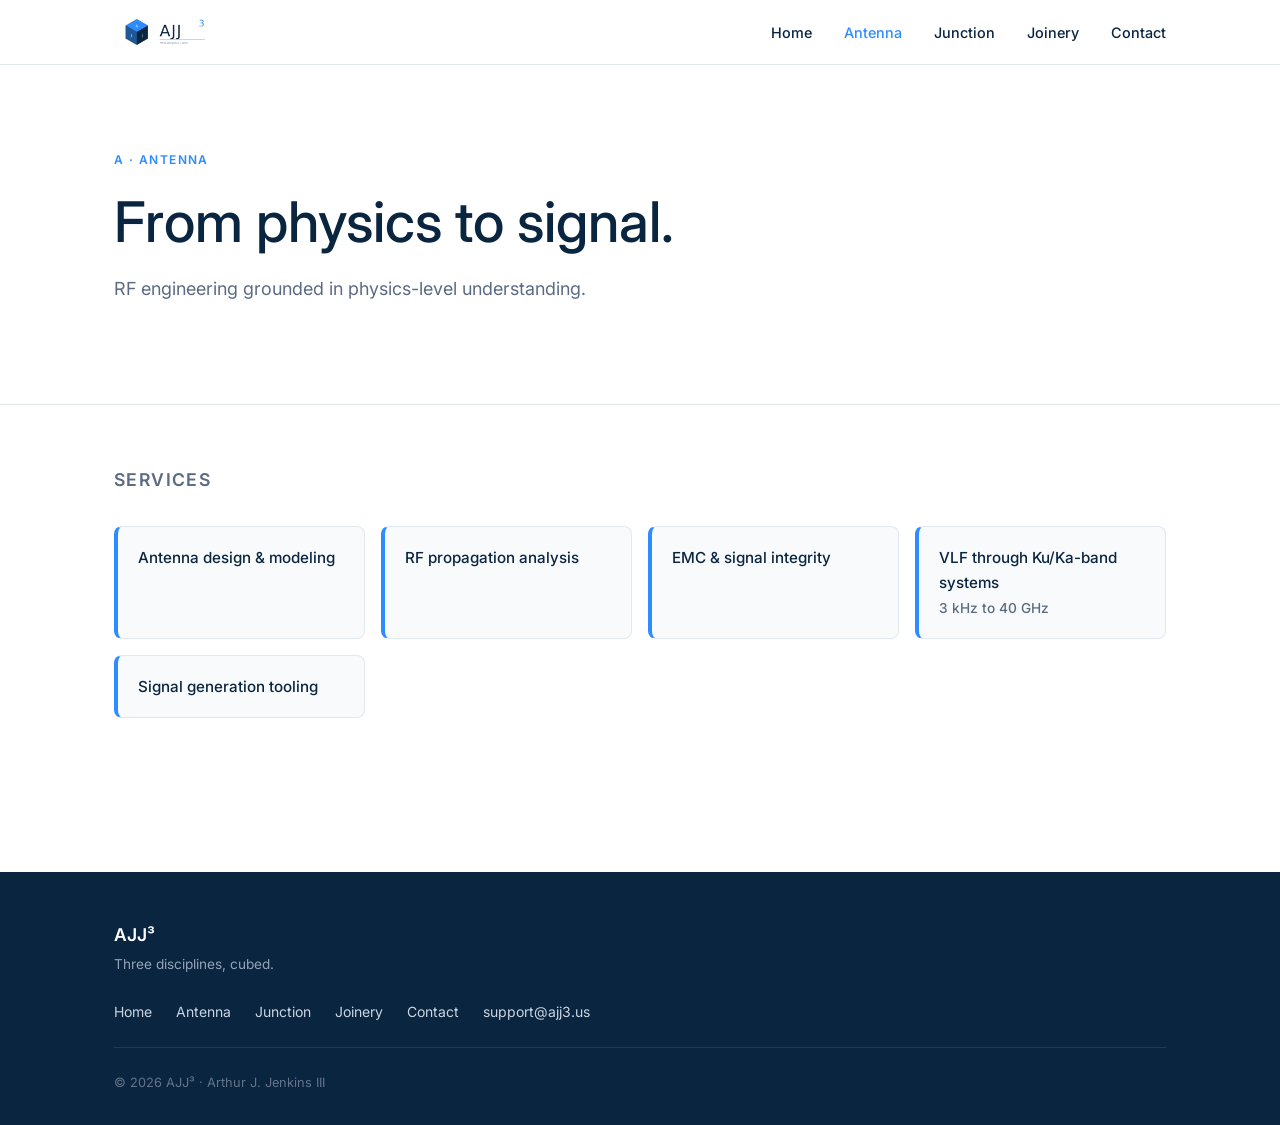
<file: antenna.html>
<!DOCTYPE html>
<html lang="en">
<head>
  <meta charset="UTF-8" />
  <meta name="viewport" content="width=device-width, initial-scale=1.0" />
  <title>Antenna — AJJ³</title>
  <meta name="description" content="RF engineering grounded in physics-level understanding. Antenna design, propagation analysis, EMC, and systems from VLF to Ku/Ka-band (3 kHz to 40 GHz)." />
  <meta property="og:title" content="Antenna — AJJ³" />
  <meta property="og:image" content="images/AJJ3_logo_square_1024.png" />
  <link rel="icon" type="image/png" sizes="256x256" href="images/AJJ3_cube_icon_256.png" />
  <link rel="icon" type="image/png" sizes="32x32"  href="images/AJJ3_cube_icon_32.png" />
  <link rel="stylesheet" href="styles.css" />
</head>
<body>

  <nav class="site-nav" aria-label="Main navigation">
    <div class="site-nav__inner">
      <a class="site-nav__logo" href="index.html" aria-label="AJJ³ home">
        <img src="images/AJJ3_logo_horizontal_1600x560.png" alt="AJJ³" />
      </a>
      <ul class="site-nav__links" role="list">
        <li><a href="index.html">Home</a></li>
        <li><a href="antenna.html" aria-current="page">Antenna</a></li>
        <li><a href="junction.html">Junction</a></li>
        <li><a href="joinery.html">Joinery</a></li>
        <li><a href="contact.html">Contact</a></li>
      </ul>
    </div>
  </nav>

  <main>
    <section class="service-hero">
      <div class="container">
        <span class="hero__eyebrow">A · ANTENNA</span>
        <h1 class="hero__headline">From physics to signal.</h1>
        <p class="hero__subhead">RF engineering grounded in physics-level understanding.</p>
      </div>
    </section>

    <section class="service-list section">
      <div class="container">
        <h2 style="font-size:1.1rem; font-weight:600; color:var(--color-muted); text-transform:uppercase; letter-spacing:0.08em;">Services</h2>
        <ul>
          <li>Antenna design &amp; modeling</li>
          <li>RF propagation analysis</li>
          <li>EMC &amp; signal integrity</li>
          <li>VLF through Ku/Ka-band systems
            <span style="display:block; color:var(--color-muted); font-size:0.9em; margin-top:2px;">3&nbsp;kHz to 40&nbsp;GHz</span>
          </li>
          <li>Signal generation tooling</li>
        </ul>
        <div style="margin-top:48px;">
          <a class="btn btn--primary" href="contact.html">START A PROJECT →</a>
        </div>
      </div>
    </section>
  </main>

  <footer class="site-footer">
    <div class="site-footer__inner">
      <div>
        <div class="site-footer__brand">AJJ³</div>
        <div class="site-footer__tagline">Three disciplines, cubed.</div>
      </div>
      <nav class="site-footer__nav" aria-label="Footer navigation">
        <a href="index.html">Home</a>
        <a href="antenna.html">Antenna</a>
        <a href="junction.html">Junction</a>
        <a href="joinery.html">Joinery</a>
        <a href="contact.html">Contact</a>
        <a href="mailto:support@ajj3.us">support@ajj3.us</a>
      </nav>
      <div class="site-footer__meta">
        <span>© 2026 AJJ³ · Arthur J. Jenkins III</span>
      </div>
    </div>
  </footer>

</body>
</html>
</file>
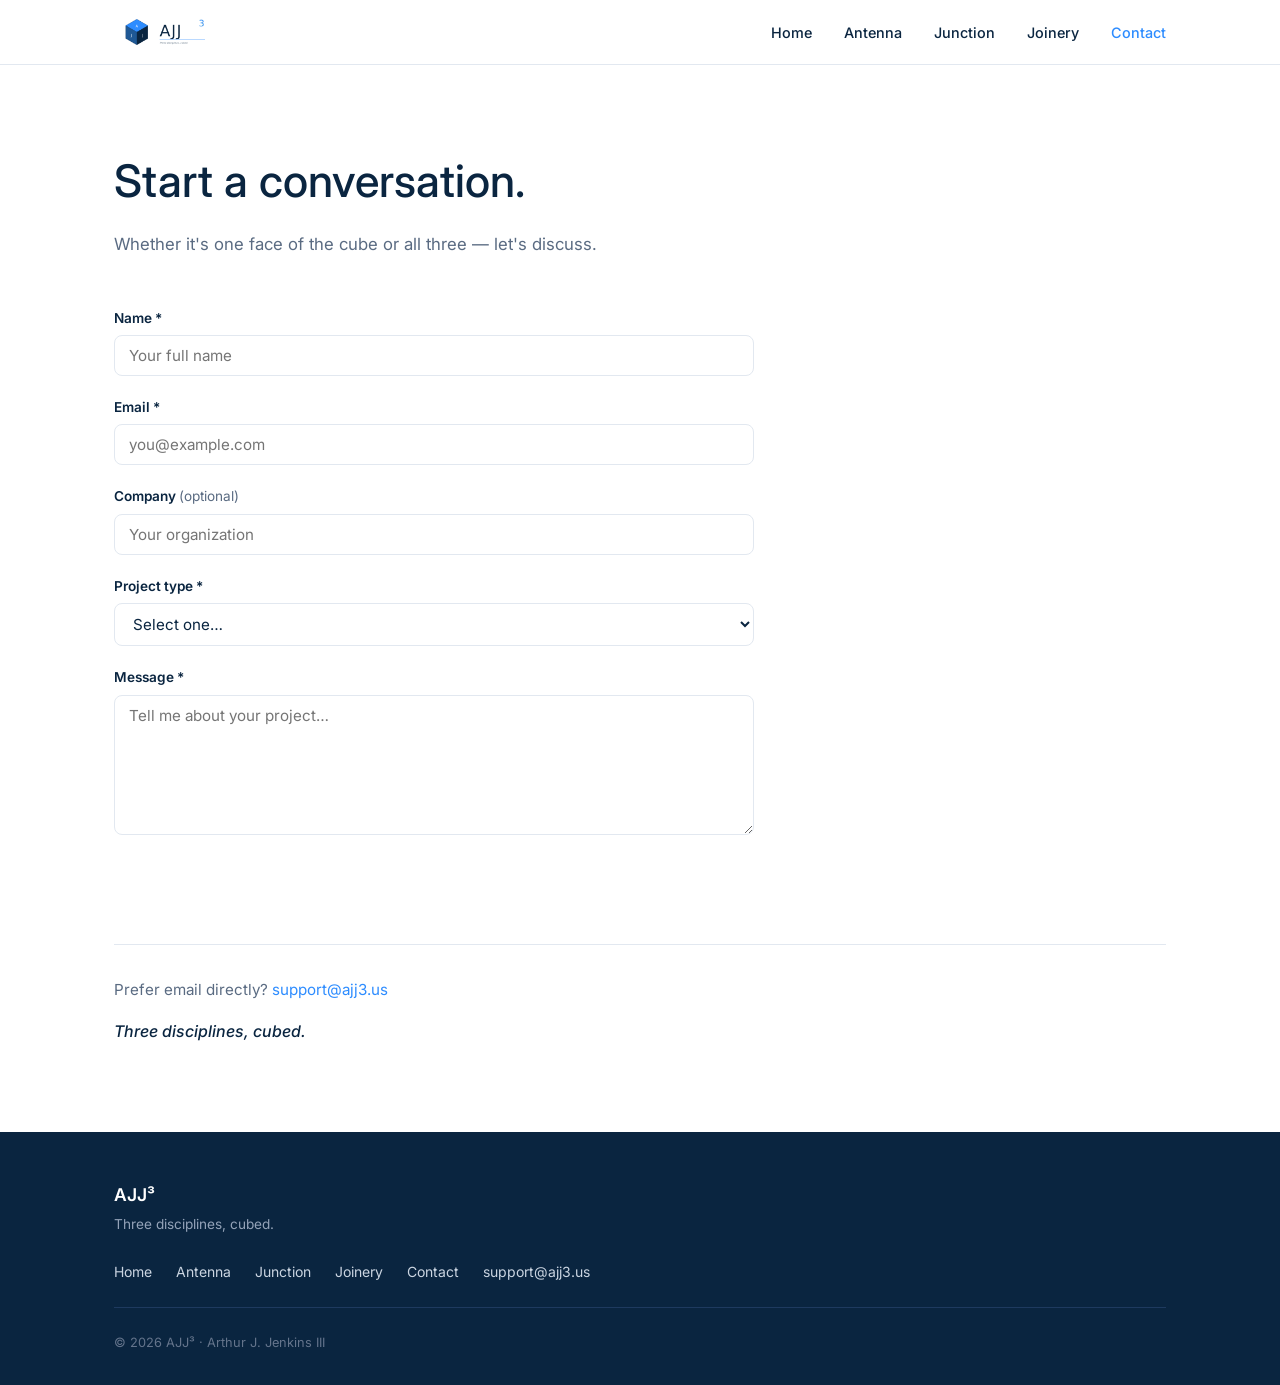
<file: contact.html>
<!DOCTYPE html>
<html lang="en">
<head>
  <meta charset="UTF-8" />
  <meta name="viewport" content="width=device-width, initial-scale=1.0" />
  <title>Contact — AJJ³</title>
  <meta name="description" content="Start a conversation with Arthur J. Jenkins III — RF, systems, and software engineering." />
  <meta property="og:title" content="Contact — AJJ³" />
  <meta property="og:image" content="images/AJJ3_logo_square_1024.png" />
  <link rel="icon" type="image/png" sizes="256x256" href="images/AJJ3_cube_icon_256.png" />
  <link rel="icon" type="image/png" sizes="32x32"  href="images/AJJ3_cube_icon_32.png" />
  <link rel="stylesheet" href="styles.css" />
</head>
<body>

  <nav class="site-nav" aria-label="Main navigation">
    <div class="site-nav__inner">
      <a class="site-nav__logo" href="index.html" aria-label="AJJ³ home">
        <img src="images/AJJ3_logo_horizontal_1600x560.png" alt="AJJ³" />
      </a>
      <ul class="site-nav__links" role="list">
        <li><a href="index.html">Home</a></li>
        <li><a href="antenna.html">Antenna</a></li>
        <li><a href="junction.html">Junction</a></li>
        <li><a href="joinery.html">Joinery</a></li>
        <li><a href="contact.html" aria-current="page">Contact</a></li>
      </ul>
    </div>
  </nav>

  <main>
    <section class="contact-form-section">
      <div class="container">
        <h1>Start a conversation.</h1>
        <p class="subhead">Whether it's one face of the cube or all three — let's discuss.</p>

        <form class="contact-form" action="mailto:support@ajj3.us" method="POST" enctype="text/plain">

          <div class="form-group">
            <label for="name">Name <span aria-hidden="true">*</span></label>
            <input type="text" id="name" name="Name" required placeholder="Your full name" />
          </div>

          <div class="form-group">
            <label for="email">Email <span aria-hidden="true">*</span></label>
            <input type="email" id="email" name="Email" required placeholder="you@example.com" />
          </div>

          <div class="form-group">
            <label for="company">Company <span style="color:var(--color-muted); font-weight:400;">(optional)</span></label>
            <input type="text" id="company" name="Company" placeholder="Your organization" />
          </div>

          <div class="form-group">
            <label for="project-type">Project type <span aria-hidden="true">*</span></label>
            <select id="project-type" name="Project type" required>
              <option value="" disabled selected>Select one…</option>
              <option value="Antenna">Antenna</option>
              <option value="Junction">Junction</option>
              <option value="Joinery">Joinery</option>
              <option value="Mixed">Mixed</option>
            </select>
          </div>

          <div class="form-group">
            <label for="message">Message <span aria-hidden="true">*</span></label>
            <textarea id="message" name="Message" required placeholder="Tell me about your project…"></textarea>
          </div>

          <div>
            <button type="submit" class="btn btn--primary">SEND MESSAGE →</button>
          </div>
        </form>

        <div class="contact-below">
          <p>Prefer email directly? <a href="mailto:support@ajj3.us">support@ajj3.us</a></p>
          <p class="tagline">Three disciplines, cubed.</p>
        </div>
      </div>
    </section>
  </main>

  <footer class="site-footer">
    <div class="site-footer__inner">
      <div>
        <div class="site-footer__brand">AJJ³</div>
        <div class="site-footer__tagline">Three disciplines, cubed.</div>
      </div>
      <nav class="site-footer__nav" aria-label="Footer navigation">
        <a href="index.html">Home</a>
        <a href="antenna.html">Antenna</a>
        <a href="junction.html">Junction</a>
        <a href="joinery.html">Joinery</a>
        <a href="contact.html">Contact</a>
        <a href="mailto:support@ajj3.us">support@ajj3.us</a>
      </nav>
      <div class="site-footer__meta">
        <span>© 2026 AJJ³ · Arthur J. Jenkins III</span>
      </div>
    </div>
  </footer>

</body>
</html>
</file>
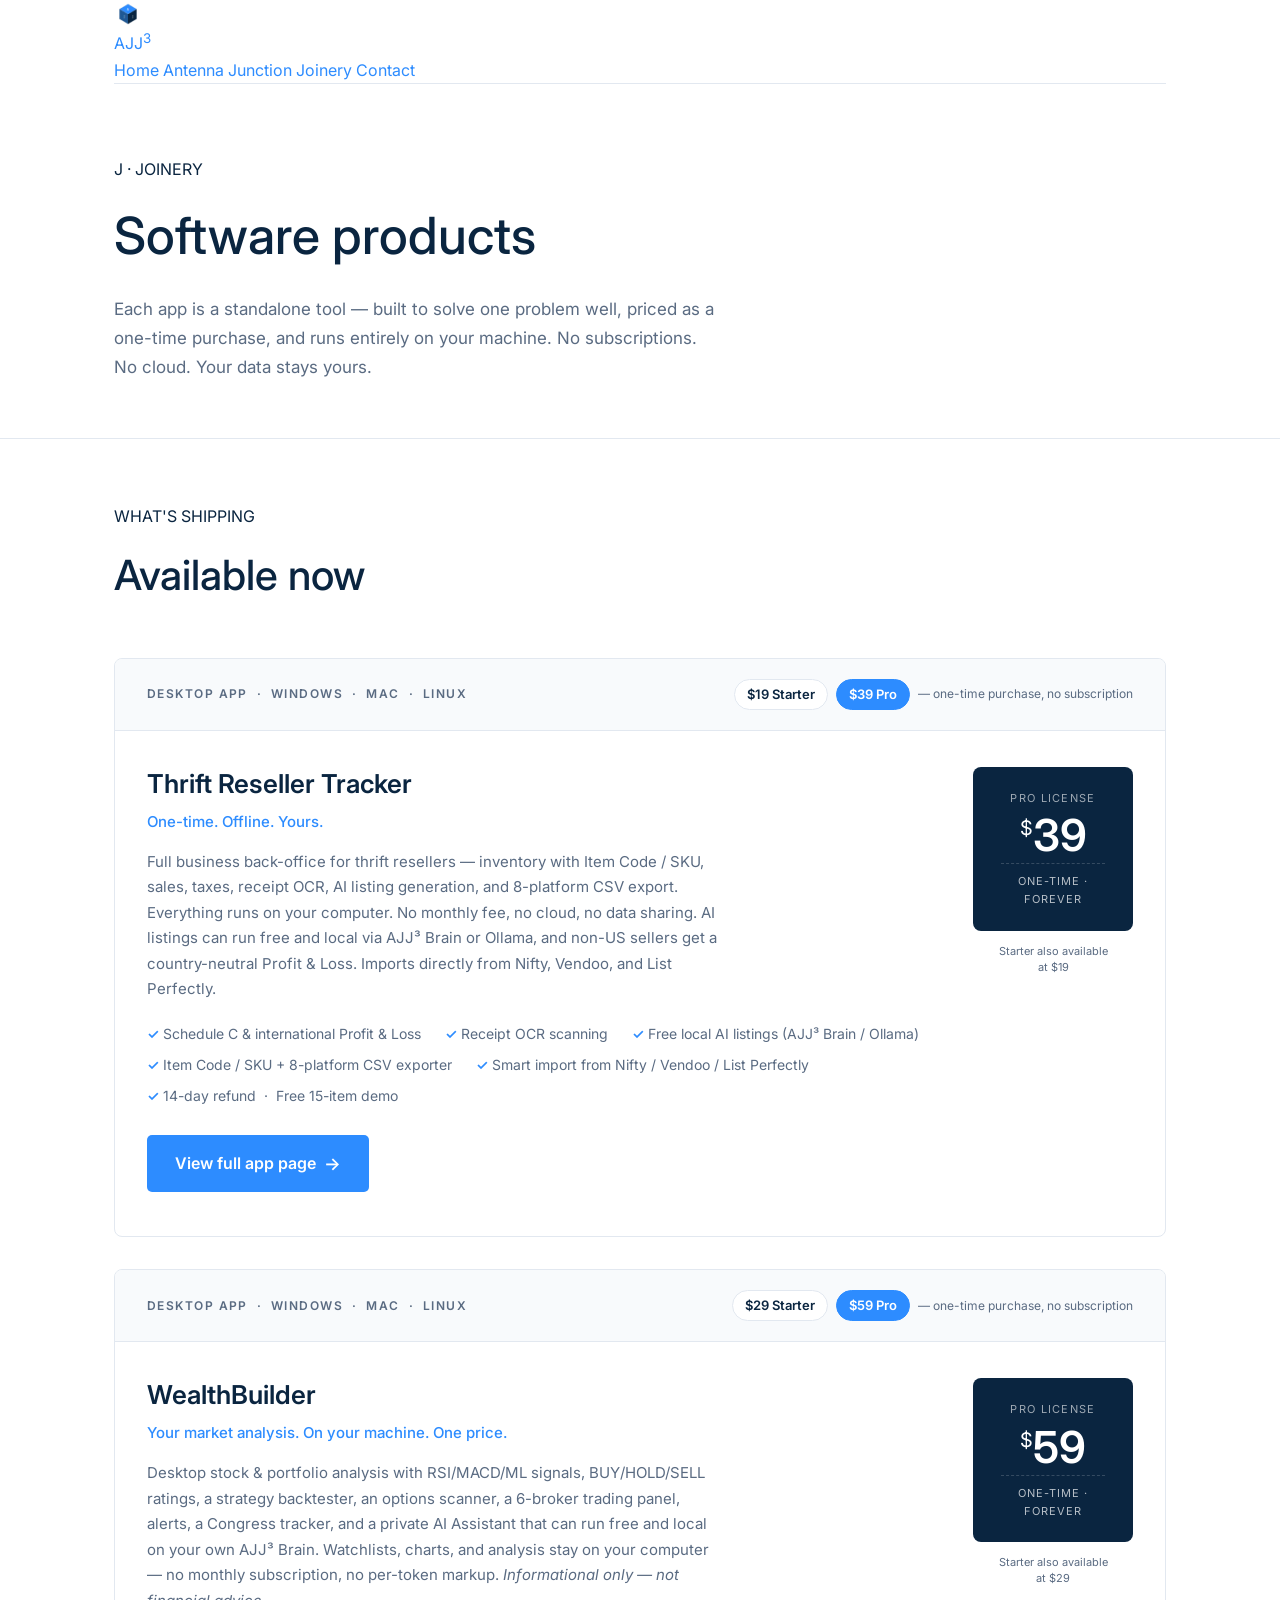
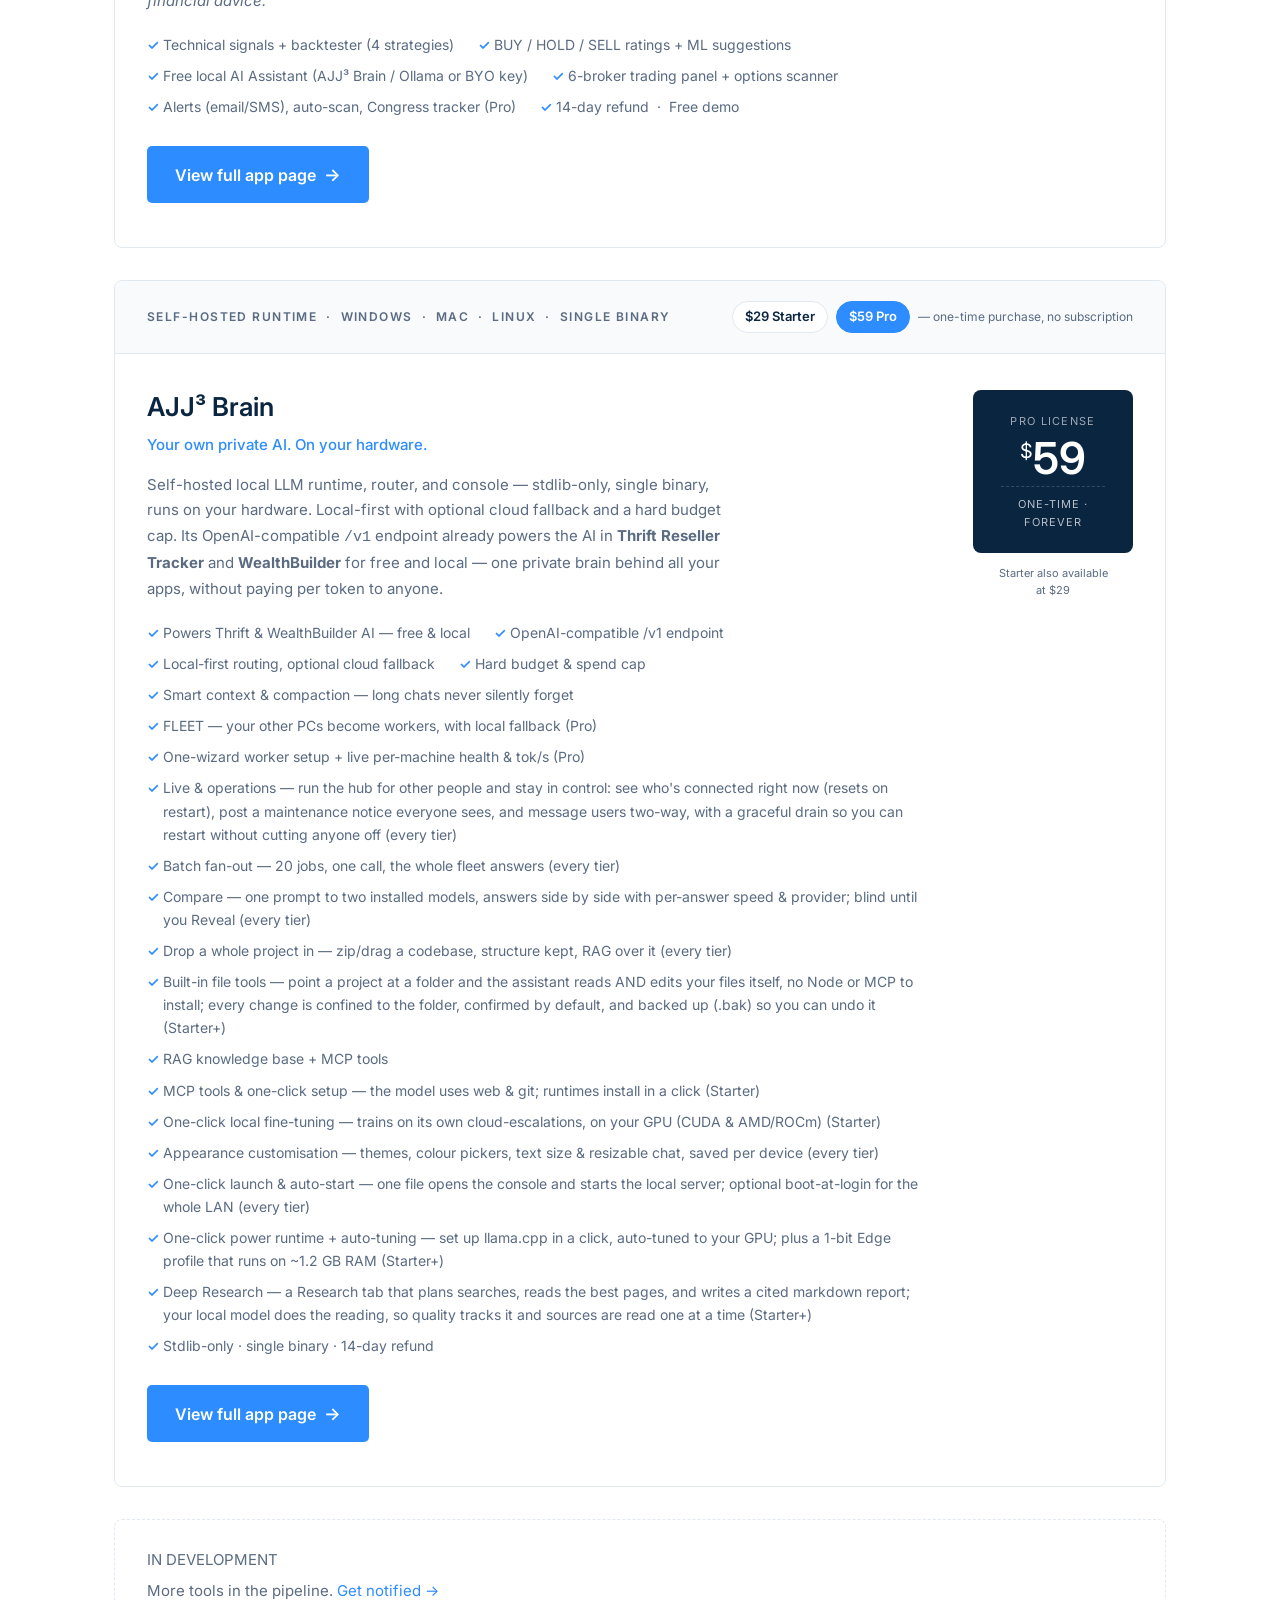
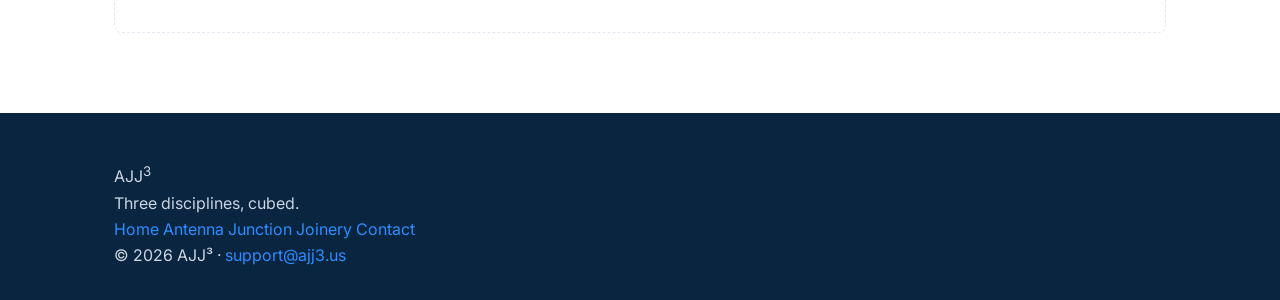
<file: joinery.html>
<!DOCTYPE html>
<html lang="en">
<head>
  <meta charset="UTF-8">
  <meta name="viewport" content="width=device-width, initial-scale=1.0">
  <title>Joinery — AJJ³</title>
  <meta name="description" content="Software products from AJJ³. Engineered with the same precision as the physics it serves.">
  <meta property="og:title" content="Joinery — AJJ³">
  <meta property="og:description" content="Software products from AJJ³.">
  <meta property="og:image" content="/images/AJJ3_logo_square_1024.png">
  <link rel="icon" type="image/png" sizes="32x32" href="/images/AJJ3_cube_icon_32.png">
  <link rel="icon" type="image/png" sizes="16x16" href="/images/AJJ3_cube_icon_16.png">
  <link rel="preconnect" href="https://fonts.googleapis.com">
  <link rel="preconnect" href="https://fonts.gstatic.com" crossorigin>
  <link href="https://fonts.googleapis.com/css2?family=Inter:wght@400;500;600&display=swap" rel="stylesheet">
  <link rel="stylesheet" href="/styles.css">

  <style>
    /* ── Joinery page styles ── */
    .page-hero {
      padding: 72px 0 56px;
      border-bottom: 1px solid #E2E8F0;
    }
    .page-hero h1 {
      font-size: clamp(2.2rem, 5vw, 3.2rem);
      font-weight: 500;
      color: #0A2540;
      margin: 10px 0 18px;
    }
    .page-hero__sub {
      max-width: 600px;
      font-size: 1.0625rem;
      color: #5A6B82;
      line-height: 1.7;
    }

    /* ── Products section ── */
    .products { padding: 64px 0 80px; }
    .products__heading {
      font-size: 1.625rem;
      font-weight: 500;
      color: #0A2540;
      margin: 10px 0 40px;
    }

    /* ── App card ── */
    .app-card {
      border: 1px solid #E2E8F0;
      border-radius: 8px;
      overflow: hidden;
      margin-bottom: 32px;
      background: #fff;
    }

    .app-card__header {
      background: #F8FAFC;
      border-bottom: 1px solid #E2E8F0;
      padding: 20px 32px;
      display: flex;
      align-items: center;
      justify-content: space-between;
      gap: 16px;
      flex-wrap: wrap;
    }

    .app-card__platform {
      font-size: 0.75rem;
      font-weight: 600;
      letter-spacing: 0.12em;
      text-transform: uppercase;
      color: #5A6B82;
    }

    .app-card__pricing-summary {
      display: flex;
      align-items: center;
      gap: 8px;
      flex-wrap: wrap;
    }

    .price-pill {
      display: inline-block;
      padding: 4px 12px;
      border-radius: 20px;
      font-size: 0.8125rem;
      font-weight: 600;
      border: 1.5px solid #E2E8F0;
      color: #0A2540;
      background: #fff;
    }

    .price-pill--pro {
      background: #2D8CFF;
      color: #fff;
      border-color: #2D8CFF;
    }

    .price-pill__note {
      font-size: 0.75rem;
      color: #5A6B82;
    }

    /* ── Card body ── */
    .app-card__body {
      padding: 32px 32px 28px;
      display: grid;
      grid-template-columns: 1fr auto;
      gap: 40px;
      align-items: start;
    }

    .app-card__name {
      font-size: 1.625rem;
      font-weight: 600;
      color: #0A2540;
      margin-bottom: 4px;
    }

    .app-card__tagline {
      font-size: 0.9375rem;
      color: #2D8CFF;
      font-weight: 500;
      margin-bottom: 14px;
    }

    .app-card__desc {
      font-size: 0.9375rem;
      color: #5A6B82;
      line-height: 1.7;
      max-width: 580px;
      margin-bottom: 20px;
    }

    .app-card__features {
      list-style: none;
      padding: 0;
      margin: 0 0 28px;
      display: flex;
      flex-wrap: wrap;
      gap: 8px 24px;
    }

    .app-card__features li {
      font-size: 0.875rem;
      color: #5A6B82;
      padding-left: 16px;
      position: relative;
    }

    .app-card__features li::before {
      content: '✓';
      position: absolute;
      left: 0;
      color: #2D8CFF;
      font-weight: 600;
    }

    /* ── Primary CTA ── */
    .app-card__primary-cta {
      display: inline-flex;
      align-items: center;
      gap: 8px;
      background: #2D8CFF;
      color: #fff;
      text-decoration: none;
      padding: 14px 28px;
      border-radius: 5px;
      font-size: 1rem;
      font-weight: 600;
      margin-bottom: 16px;
      transition: background 0.15s;
    }

    .app-card__primary-cta:hover { background: #1F5894; }

    .app-card__primary-cta .arrow {
      font-size: 1.1rem;
      transition: transform 0.15s;
    }

    .app-card__primary-cta:hover .arrow { transform: translateX(3px); }

    /* ── Secondary links ── */
    .app-card__secondary {
      display: flex;
      align-items: center;
      gap: 6px;
      flex-wrap: wrap;
    }

    .app-card__secondary-label {
      font-size: 0.8125rem;
      color: #5A6B82;
      margin-right: 4px;
    }

    .sec-link {
      font-size: 0.8125rem;
      color: #2D8CFF;
      text-decoration: none;
      padding: 5px 12px;
      border: 1px solid #E2E8F0;
      border-radius: 4px;
      font-weight: 500;
      white-space: nowrap;
      transition: border-color 0.15s, color 0.15s;
    }

    .sec-link:hover {
      border-color: #2D8CFF;
      color: #1F5894;
    }

    /* ── Visual side ── */
    .app-card__visual {
      display: flex;
      flex-direction: column;
      align-items: center;
      gap: 12px;
      padding-top: 4px;
    }

    .app-badge {
      background: #0A2540;
      color: #fff;
      border-radius: 8px;
      padding: 22px 28px;
      text-align: center;
      width: 160px;
    }

    .app-badge__label {
      font-size: 0.6875rem;
      letter-spacing: 0.12em;
      text-transform: uppercase;
      opacity: 0.6;
      margin-bottom: 6px;
    }

    .app-badge__price {
      font-size: 2.75rem;
      font-weight: 600;
      line-height: 1;
      margin-bottom: 6px;
    }

    .app-badge__price sup {
      font-size: 1.25rem;
      font-weight: 400;
      vertical-align: super;
    }

    .app-badge__tier {
      font-size: 0.6875rem;
      letter-spacing: 0.1em;
      text-transform: uppercase;
      opacity: 0.7;
      padding-top: 8px;
      border-top: 1px dashed rgba(255,255,255,0.25);
      margin-top: 4px;
    }

    .app-badge__note {
      font-size: 0.6875rem;
      color: #5A6B82;
      text-align: center;
      line-height: 1.5;
    }

    /* ── Coming soon ── */
    .products__coming {
      margin-top: 16px;
      padding: 28px 32px;
      border: 1px dashed #E2E8F0;
      border-radius: 8px;
      color: #5A6B82;
      font-size: 0.9375rem;
    }

    .products__coming .eyebrow { margin-bottom: 6px; }
    .products__coming a { color: #2D8CFF; }

    @media (max-width: 760px) {
      .app-card__body { grid-template-columns: 1fr; }
      .app-card__visual { display: none; }
      .app-card__header { padding: 16px 20px; }
      .app-card__body { padding: 24px 20px; }
    }
  </style>
</head>
<body>

  <!-- NAV -->
  <header class="site-header">
    <div class="container header-inner">
      <a href="/" class="logo-link">
        <img src="/images/AJJ3_cube_icon_32.png" alt="AJJ³ cube icon" width="28" height="28">
        <span class="logo-wordmark">AJJ<sup>3</sup></span>
      </a>
      <nav class="site-nav">
        <a href="/">Home</a>
        <a href="/antenna.html">Antenna</a>
        <a href="/junction.html">Junction</a>
        <a href="/joinery.html" class="active">Joinery</a>
        <a href="/contact.html">Contact</a>
      </nav>
    </div>
  </header>

  <!-- PAGE HERO -->
  <section class="page-hero">
    <div class="container">
      <p class="eyebrow">J · JOINERY</p>
      <h1>Software products</h1>
      <p class="page-hero__sub">
        Each app is a standalone tool — built to solve one problem well,
        priced as a one-time purchase, and runs entirely on your machine.
        No subscriptions. No cloud. Your data stays yours.
      </p>
    </div>
  </section>

  <!-- PRODUCTS -->
  <section class="products">
    <div class="container">
      <p class="eyebrow">WHAT'S SHIPPING</p>
      <h2 class="products__heading">Available now</h2>

      <!-- ═══════════════════════════════════════════════════
           APP CARD — THRIFT RESELLER TRACKER
           Primary CTA → /apps/thrift/  (full landing page)
           ═══════════════════════════════════════════════════ -->
      <div class="app-card">

        <!-- Header bar: platform tags + pricing pills -->
        <div class="app-card__header">
          <span class="app-card__platform">Desktop app &nbsp;·&nbsp; Windows &nbsp;·&nbsp; Mac &nbsp;·&nbsp; Linux</span>
          <div class="app-card__pricing-summary">
            <span class="price-pill">$19 Starter</span>
            <span class="price-pill price-pill--pro">$39 Pro</span>
            <span class="price-pill__note">— one-time purchase, no subscription</span>
          </div>
        </div>

        <!-- Body: info left, price badge right -->
        <div class="app-card__body">
          <div>
            <h3 class="app-card__name">Thrift Reseller Tracker</h3>
            <p class="app-card__tagline">One-time. Offline. Yours.</p>
            <p class="app-card__desc">
              Full business back-office for thrift resellers — inventory with Item Code / SKU,
              sales, taxes, receipt OCR, AI listing generation, and 8-platform CSV export.
              Everything runs on your computer. No monthly fee, no cloud, no data sharing.
              AI listings can run free and local via AJJ³ Brain or Ollama, and non-US sellers
              get a country-neutral Profit &amp; Loss. Imports directly from Nifty, Vendoo, and List Perfectly.
            </p>
            <ul class="app-card__features">
              <li>Schedule C &amp; international Profit &amp; Loss</li>
              <li>Receipt OCR scanning</li>
              <li>Free local AI listings (AJJ³ Brain / Ollama)</li>
              <li>Item Code / SKU + 8-platform CSV exporter</li>
              <li>Smart import from Nifty / Vendoo / List Perfectly</li>
              <li>14-day refund &nbsp;·&nbsp; Free 15-item demo</li>
            </ul>

            <!-- PRIMARY: takes user to the full dedicated landing page -->
            <a class="app-card__primary-cta" href="/apps/thrift/">
              View full app page <span class="arrow">→</span>
            </a>

          </div>

          <!-- Visual: price badge -->
          <div class="app-card__visual">
            <div class="app-badge">
              <div class="app-badge__label">Pro license</div>
              <div class="app-badge__price"><sup>$</sup>39</div>
              <div class="app-badge__tier">One-time · Forever</div>
            </div>
            <div class="app-badge__note">Starter also available<br>at $19</div>
          </div>
        </div>

      </div>
      <!-- ═══ END APP CARD — THRIFT RESELLER TRACKER ═══ -->


      <!-- ═══════════════════════════════════════════════════
           APP CARD — WEALTHBUILDER
           Primary CTA → /apps/WealthBuilder/  (full landing page)
           ═══════════════════════════════════════════════════ -->
      <div class="app-card">

        <!-- Header bar: platform tags + pricing pills -->
        <div class="app-card__header">
          <span class="app-card__platform">Desktop app &nbsp;·&nbsp; Windows &nbsp;·&nbsp; Mac &nbsp;·&nbsp; Linux</span>
          <div class="app-card__pricing-summary">
            <span class="price-pill">$29 Starter</span>
            <span class="price-pill price-pill--pro">$59 Pro</span>
            <span class="price-pill__note">— one-time purchase, no subscription</span>
          </div>
        </div>

        <!-- Body: info left, price badge right -->
        <div class="app-card__body">
          <div>
            <h3 class="app-card__name">WealthBuilder</h3>
            <p class="app-card__tagline">Your market analysis. On your machine. One price.</p>
            <p class="app-card__desc">
              Desktop stock &amp; portfolio analysis with RSI/MACD/ML signals,
              BUY/HOLD/SELL ratings, a strategy backtester, an options scanner, a
              6-broker trading panel, alerts, a Congress tracker, and a private AI
              Assistant that can run free and local on your own AJJ³ Brain. Watchlists,
              charts, and analysis stay on your computer — no monthly subscription, no
              per-token markup. <em>Informational only — not financial advice.</em>
            </p>
            <ul class="app-card__features">
              <li>Technical signals + backtester (4 strategies)</li>
              <li>BUY / HOLD / SELL ratings + ML suggestions</li>
              <li>Free local AI Assistant (AJJ³ Brain / Ollama or BYO key)</li>
              <li>6-broker trading panel + options scanner</li>
              <li>Alerts (email/SMS), auto-scan, Congress tracker (Pro)</li>
              <li>14-day refund &nbsp;·&nbsp; Free demo</li>
            </ul>

            <!-- PRIMARY: takes user to the full dedicated landing page -->
            <a class="app-card__primary-cta" href="/apps/WealthBuilder/">
              View full app page <span class="arrow">→</span>
            </a>

          </div>

          <!-- Visual: price badge -->
          <div class="app-card__visual">
            <div class="app-badge">
              <div class="app-badge__label">Pro license</div>
              <div class="app-badge__price"><sup>$</sup>59</div>
              <div class="app-badge__tier">One-time · Forever</div>
            </div>
            <div class="app-badge__note">Starter also available<br>at $29</div>
          </div>
        </div>

      </div>
      <!-- ═══ END APP CARD — WEALTHBUILDER ═══ -->


      <!-- ═══════════════════════════════════════════════════
           APP CARD — AJJ³ Brain
           Primary CTA → /apps/ajj3-brain/  (full landing page)
           ═══════════════════════════════════════════════════ -->
      <div class="app-card">

        <!-- Header bar: platform tags + pricing pills -->
        <div class="app-card__header">
          <span class="app-card__platform">Self-hosted runtime &nbsp;·&nbsp; Windows &nbsp;·&nbsp; Mac &nbsp;·&nbsp; Linux &nbsp;·&nbsp; Single binary</span>
          <div class="app-card__pricing-summary">
            <span class="price-pill">$29 Starter</span>
            <span class="price-pill price-pill--pro">$59 Pro</span>
            <span class="price-pill__note">— one-time purchase, no subscription</span>
          </div>
        </div>

        <!-- Body: info left, price badge right -->
        <div class="app-card__body">
          <div>
            <h3 class="app-card__name">AJJ³ Brain</h3>
            <p class="app-card__tagline">Your own private AI. On your hardware.</p>
            <p class="app-card__desc">
              Self-hosted local LLM runtime, router, and console — stdlib-only,
              single binary, runs on your hardware. Local-first with optional
              cloud fallback and a hard budget cap. Its OpenAI-compatible
              <code>/v1</code> endpoint already powers the AI in <strong>Thrift Reseller
              Tracker</strong> and <strong>WealthBuilder</strong> for free and local — one
              private brain behind all your apps, without paying per token to anyone.
            </p>
            <ul class="app-card__features">
              <li>Powers Thrift &amp; WealthBuilder AI — free &amp; local</li>
              <li>OpenAI-compatible /v1 endpoint</li>
              <li>Local-first routing, optional cloud fallback</li>
              <li>Hard budget &amp; spend cap</li>
              <li>Smart context &amp; compaction — long chats never silently forget</li>
              <li>FLEET — your other PCs become workers, with local fallback (Pro)</li>
              <li>One-wizard worker setup + live per-machine health &amp; tok/s (Pro)</li>
              <li>Live &amp; operations — run the hub for other people and stay in control: see who's connected right now (resets on restart), post a maintenance notice everyone sees, and message users two-way, with a graceful drain so you can restart without cutting anyone off (every tier)</li>
              <li>Batch fan-out — 20 jobs, one call, the whole fleet answers (every tier)</li>
              <li>Compare — one prompt to two installed models, answers side by side with per-answer speed &amp; provider; blind until you Reveal (every tier)</li>
              <li>Drop a whole project in — zip/drag a codebase, structure kept, RAG over it (every tier)</li>
              <li>Built-in file tools — point a project at a folder and the assistant reads AND edits your files itself, no Node or MCP to install; every change is confined to the folder, confirmed by default, and backed up (.bak) so you can undo it (Starter+)</li>
              <li>RAG knowledge base + MCP tools</li>
              <li>MCP tools &amp; one-click setup — the model uses web &amp; git; runtimes install in a click (Starter)</li>
              <li>One-click local fine-tuning — trains on its own cloud-escalations, on your GPU (CUDA &amp; AMD/ROCm) (Starter)</li>
              <li>Appearance customisation — themes, colour pickers, text size &amp; resizable chat, saved per device (every tier)</li>
              <li>One-click launch &amp; auto-start — one file opens the console and starts the local server; optional boot-at-login for the whole LAN (every tier)</li>
              <li>One-click power runtime + auto-tuning — set up llama.cpp in a click, auto-tuned to your GPU; plus a 1-bit Edge profile that runs on ~1.2 GB RAM (Starter+)</li>
              <li>Deep Research — a Research tab that plans searches, reads the best pages, and writes a cited markdown report; your local model does the reading, so quality tracks it and sources are read one at a time (Starter+)</li>
              <li>Stdlib-only · single binary · 14-day refund</li>
            </ul>

            <!-- PRIMARY: takes user to the full dedicated landing page -->
            <a class="app-card__primary-cta" href="/apps/ajj3-brain/">
              View full app page <span class="arrow">→</span>
            </a>

          </div>

          <!-- Visual: price badge -->
          <div class="app-card__visual">
            <div class="app-badge">
              <div class="app-badge__label">Pro license</div>
              <div class="app-badge__price"><sup>$</sup>59</div>
              <div class="app-badge__tier">One-time · Forever</div>
            </div>
            <div class="app-badge__note">Starter also available<br>at $29</div>
          </div>
        </div>

      </div>
      <!-- ═══ END APP CARD — AJJ³ Brain ═══ -->


      <!-- Coming soon placeholder -->
      <div class="products__coming">
        <p class="eyebrow">IN DEVELOPMENT</p>
        <p>More tools in the pipeline. <a href="/contact.html">Get notified →</a></p>
      </div>

    </div>
  </section>

  <!-- FOOTER -->
  <footer class="site-footer">
    <div class="container footer-inner">
      <div class="footer-brand">
        <span class="logo-wordmark">AJJ<sup>3</sup></span>
        <p>Three disciplines, cubed.</p>
      </div>
      <nav class="footer-nav">
        <a href="/">Home</a>
        <a href="/antenna.html">Antenna</a>
        <a href="/junction.html">Junction</a>
        <a href="/joinery.html">Joinery</a>
        <a href="/contact.html">Contact</a>
      </nav>
      <p class="footer-copy">© 2026 AJJ³ · <a href="mailto:support@ajj3.us">support@ajj3.us</a></p>
    </div>
  </footer>

</body>
</html>
</file>
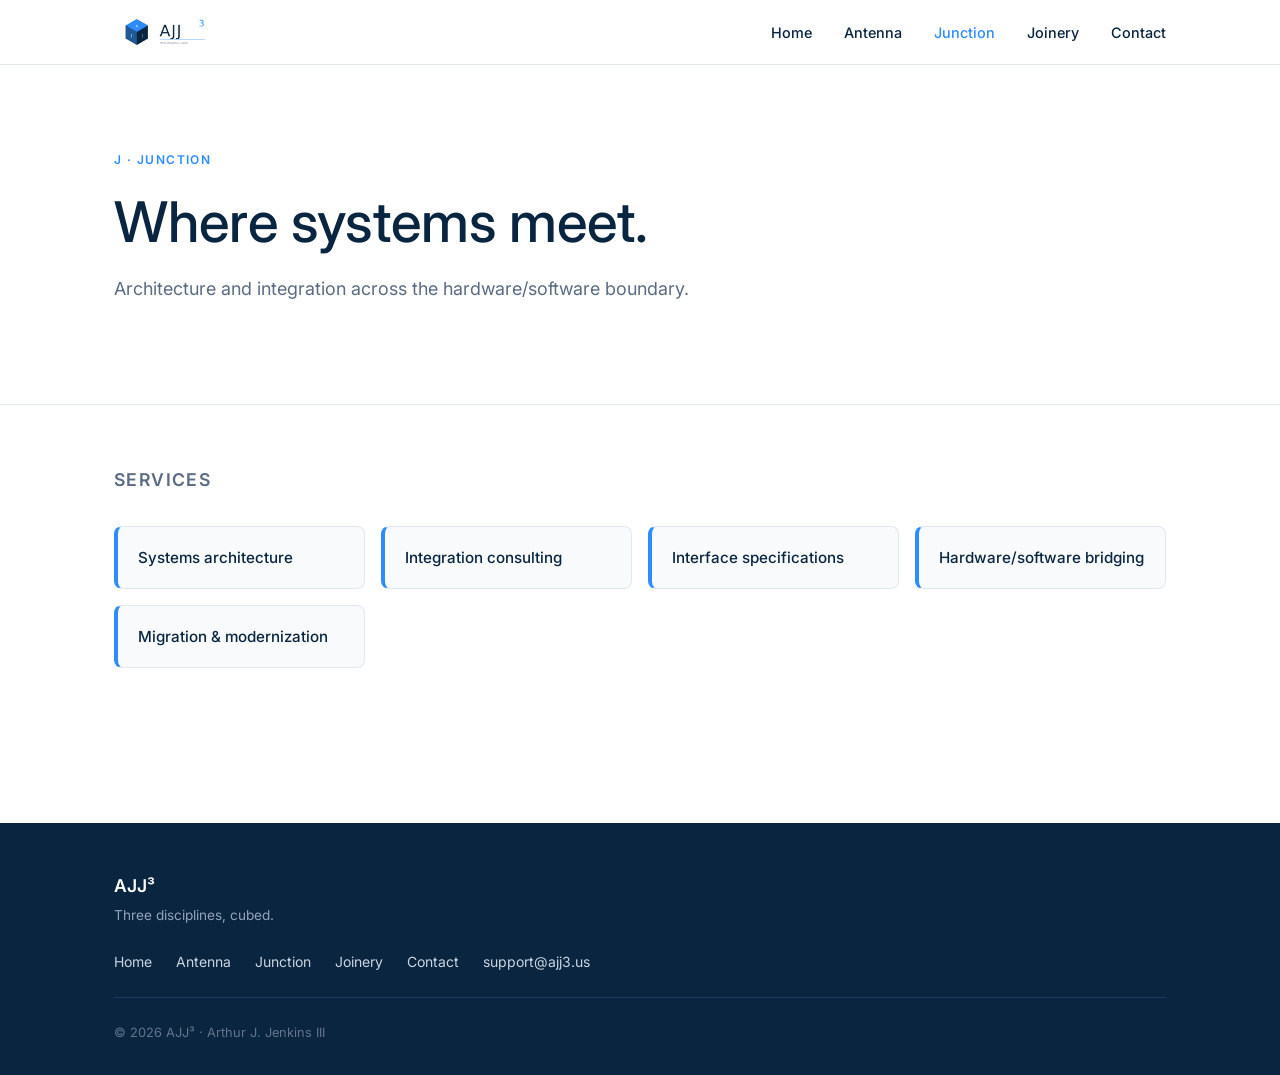
<file: junction.html>
<!DOCTYPE html>
<html lang="en">
<head>
  <meta charset="UTF-8" />
  <meta name="viewport" content="width=device-width, initial-scale=1.0" />
  <title>Junction — AJJ³</title>
  <meta name="description" content="Systems architecture and integration across the hardware/software boundary. Founded by Arthur J. Jenkins III." />
  <meta property="og:title" content="Junction — AJJ³" />
  <meta property="og:image" content="images/AJJ3_logo_square_1024.png" />
  <link rel="icon" type="image/png" sizes="256x256" href="images/AJJ3_cube_icon_256.png" />
  <link rel="icon" type="image/png" sizes="32x32"  href="images/AJJ3_cube_icon_32.png" />
  <link rel="stylesheet" href="styles.css" />
</head>
<body>

  <nav class="site-nav" aria-label="Main navigation">
    <div class="site-nav__inner">
      <a class="site-nav__logo" href="index.html" aria-label="AJJ³ home">
        <img src="images/AJJ3_logo_horizontal_1600x560.png" alt="AJJ³" />
      </a>
      <ul class="site-nav__links" role="list">
        <li><a href="index.html">Home</a></li>
        <li><a href="antenna.html">Antenna</a></li>
        <li><a href="junction.html" aria-current="page">Junction</a></li>
        <li><a href="joinery.html">Joinery</a></li>
        <li><a href="contact.html">Contact</a></li>
      </ul>
    </div>
  </nav>

  <main>
    <section class="service-hero">
      <div class="container">
        <span class="hero__eyebrow">J · JUNCTION</span>
        <h1 class="hero__headline">Where systems meet.</h1>
        <p class="hero__subhead">Architecture and integration across the hardware/software boundary.</p>
      </div>
    </section>

    <section class="service-list section">
      <div class="container">
        <h2 style="font-size:1.1rem; font-weight:600; color:var(--color-muted); text-transform:uppercase; letter-spacing:0.08em;">Services</h2>
        <ul>
          <li>Systems architecture</li>
          <li>Integration consulting</li>
          <li>Interface specifications</li>
          <li>Hardware/software bridging</li>
          <li>Migration &amp; modernization</li>
        </ul>
        <div style="margin-top:48px;">
          <a class="btn btn--primary" href="contact.html">START A PROJECT →</a>
        </div>
      </div>
    </section>
  </main>

  <footer class="site-footer">
    <div class="site-footer__inner">
      <div>
        <div class="site-footer__brand">AJJ³</div>
        <div class="site-footer__tagline">Three disciplines, cubed.</div>
      </div>
      <nav class="site-footer__nav" aria-label="Footer navigation">
        <a href="index.html">Home</a>
        <a href="antenna.html">Antenna</a>
        <a href="junction.html">Junction</a>
        <a href="joinery.html">Joinery</a>
        <a href="contact.html">Contact</a>
        <a href="mailto:support@ajj3.us">support@ajj3.us</a>
      </nav>
      <div class="site-footer__meta">
        <span>© 2026 AJJ³ · Arthur J. Jenkins III</span>
      </div>
    </div>
  </footer>

</body>
</html>
</file>
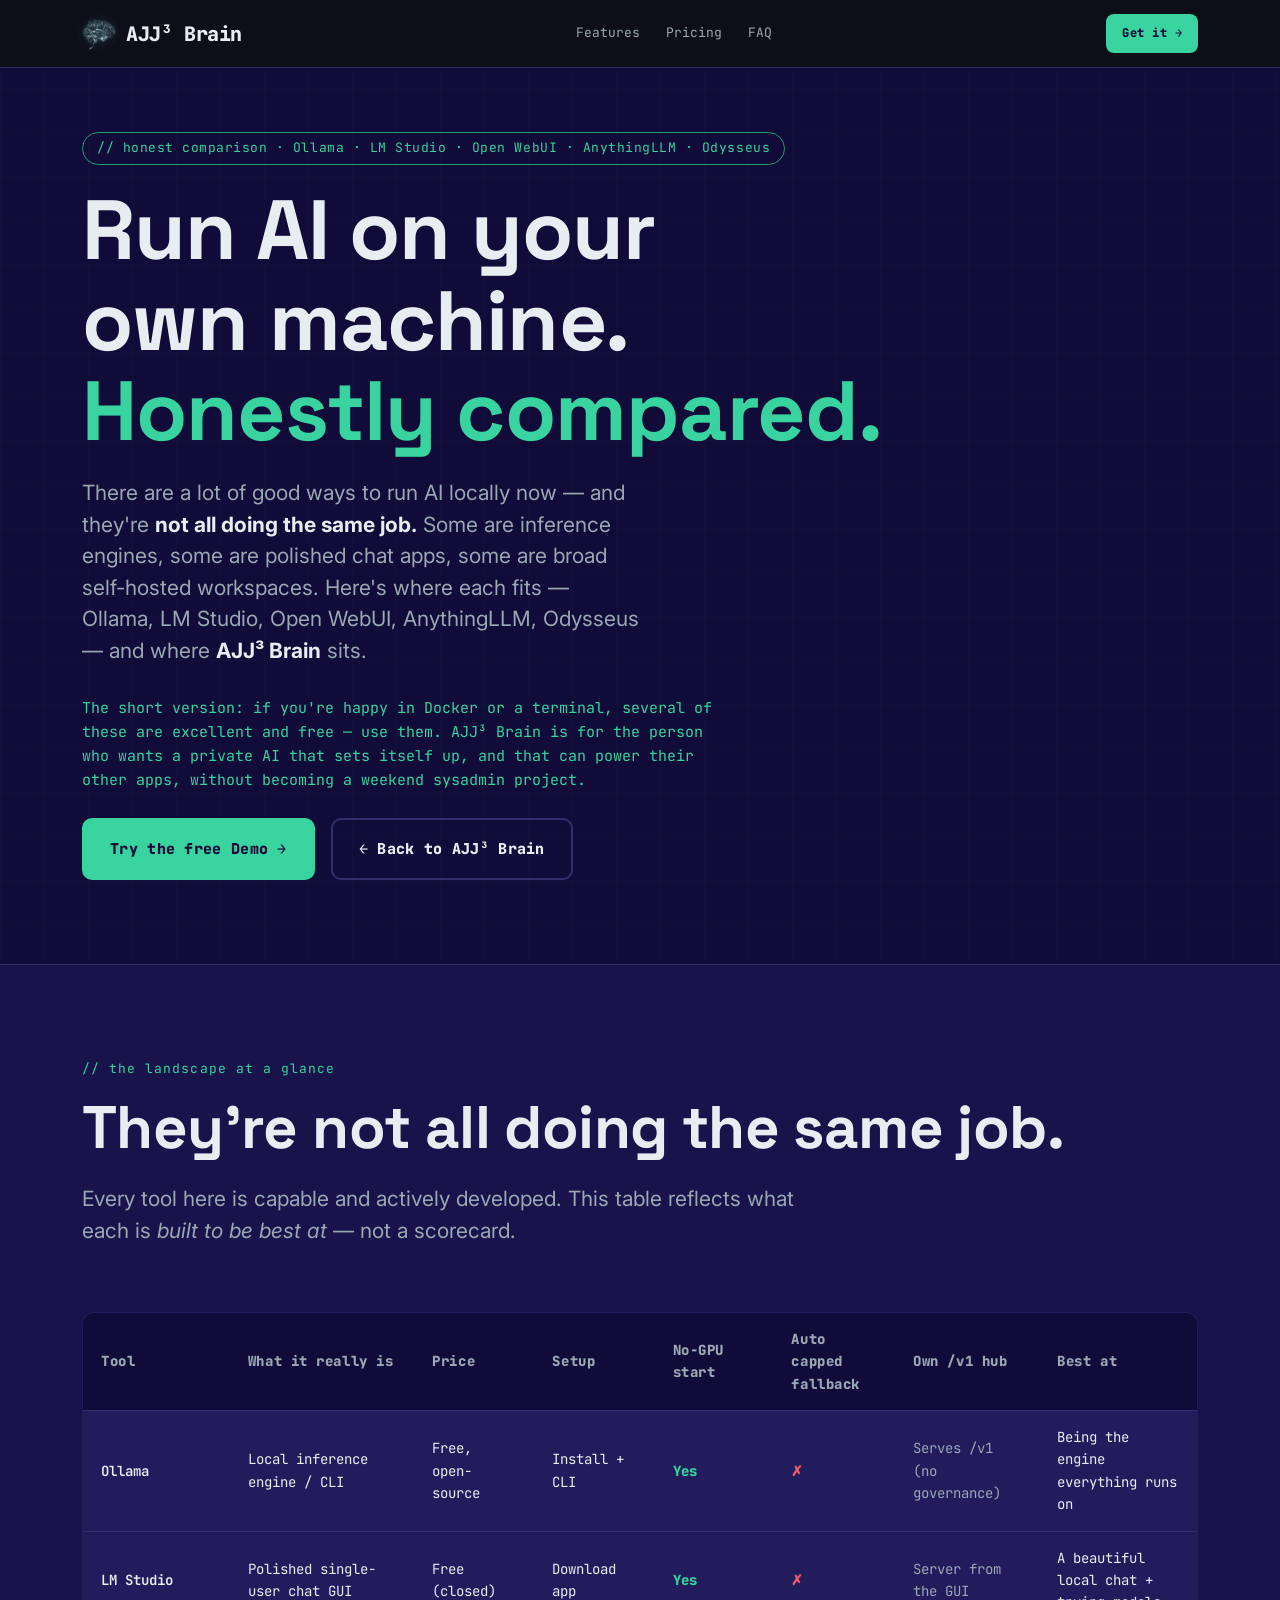
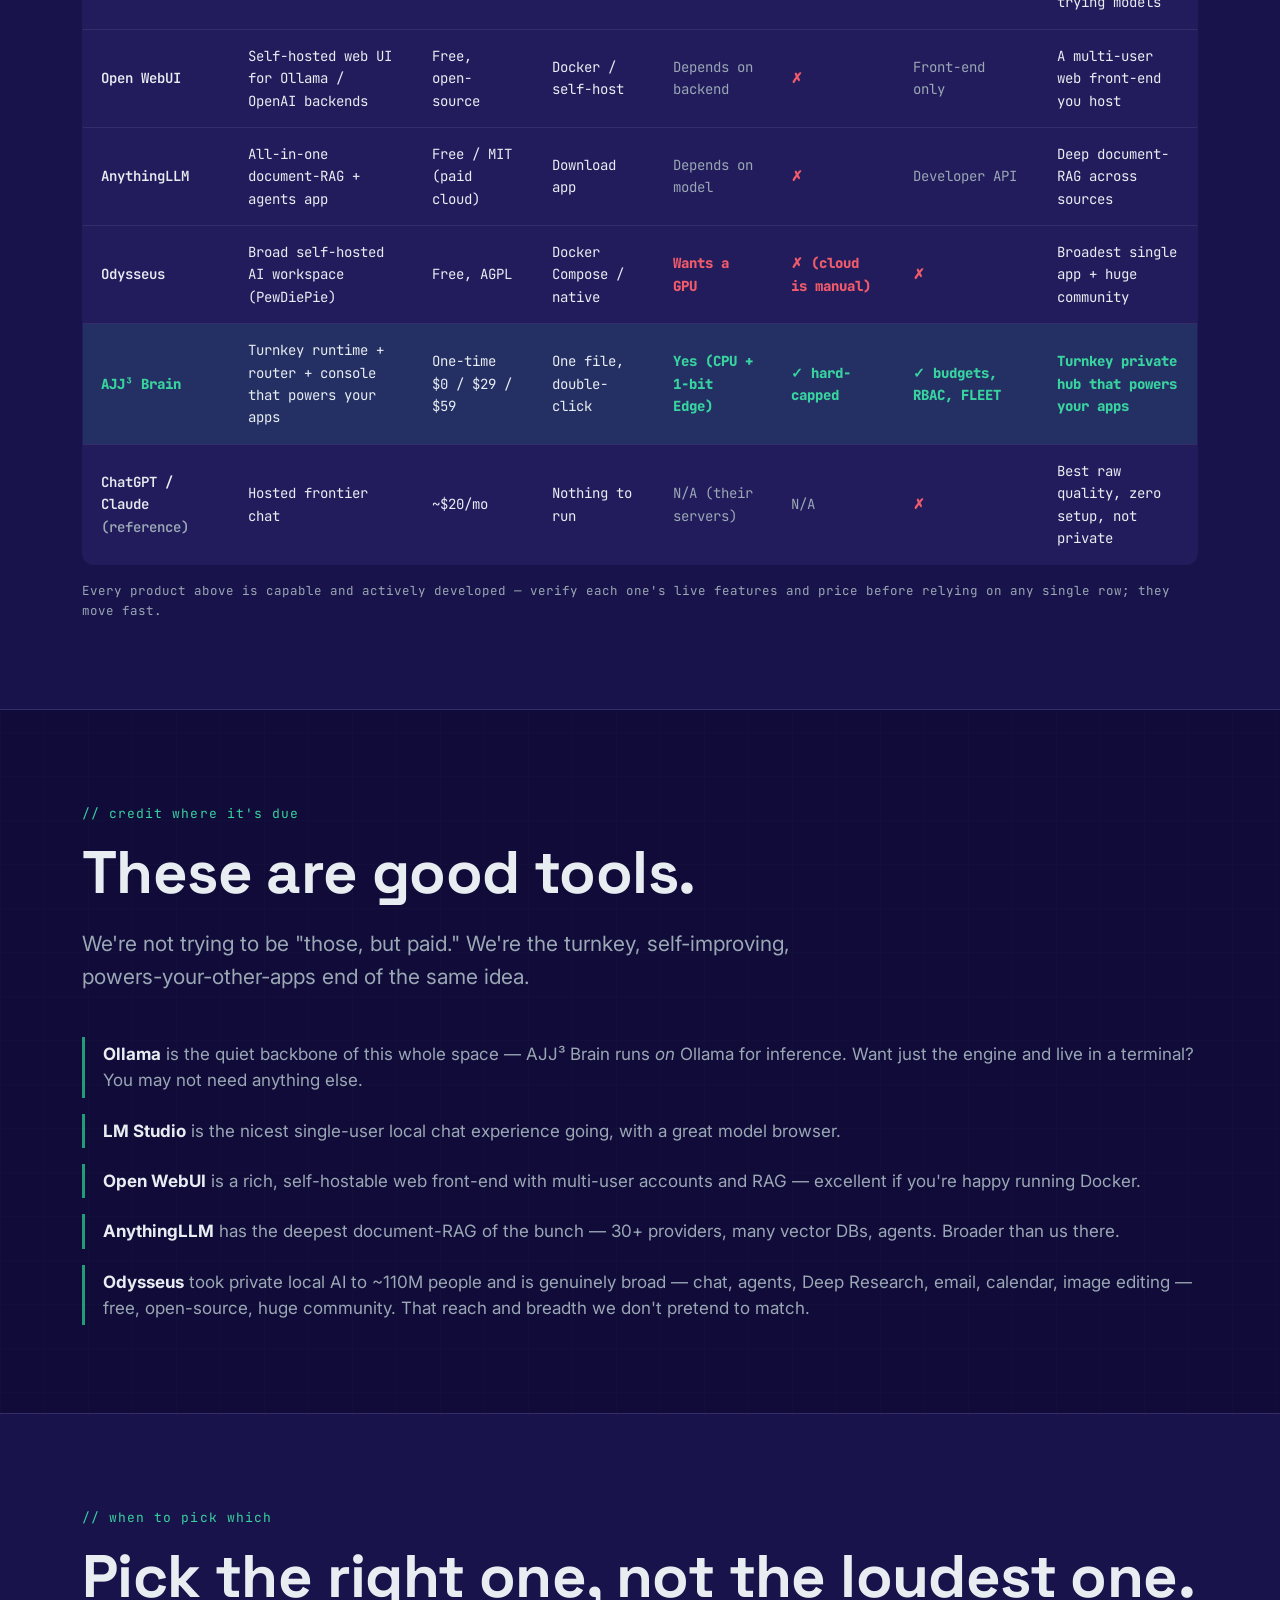
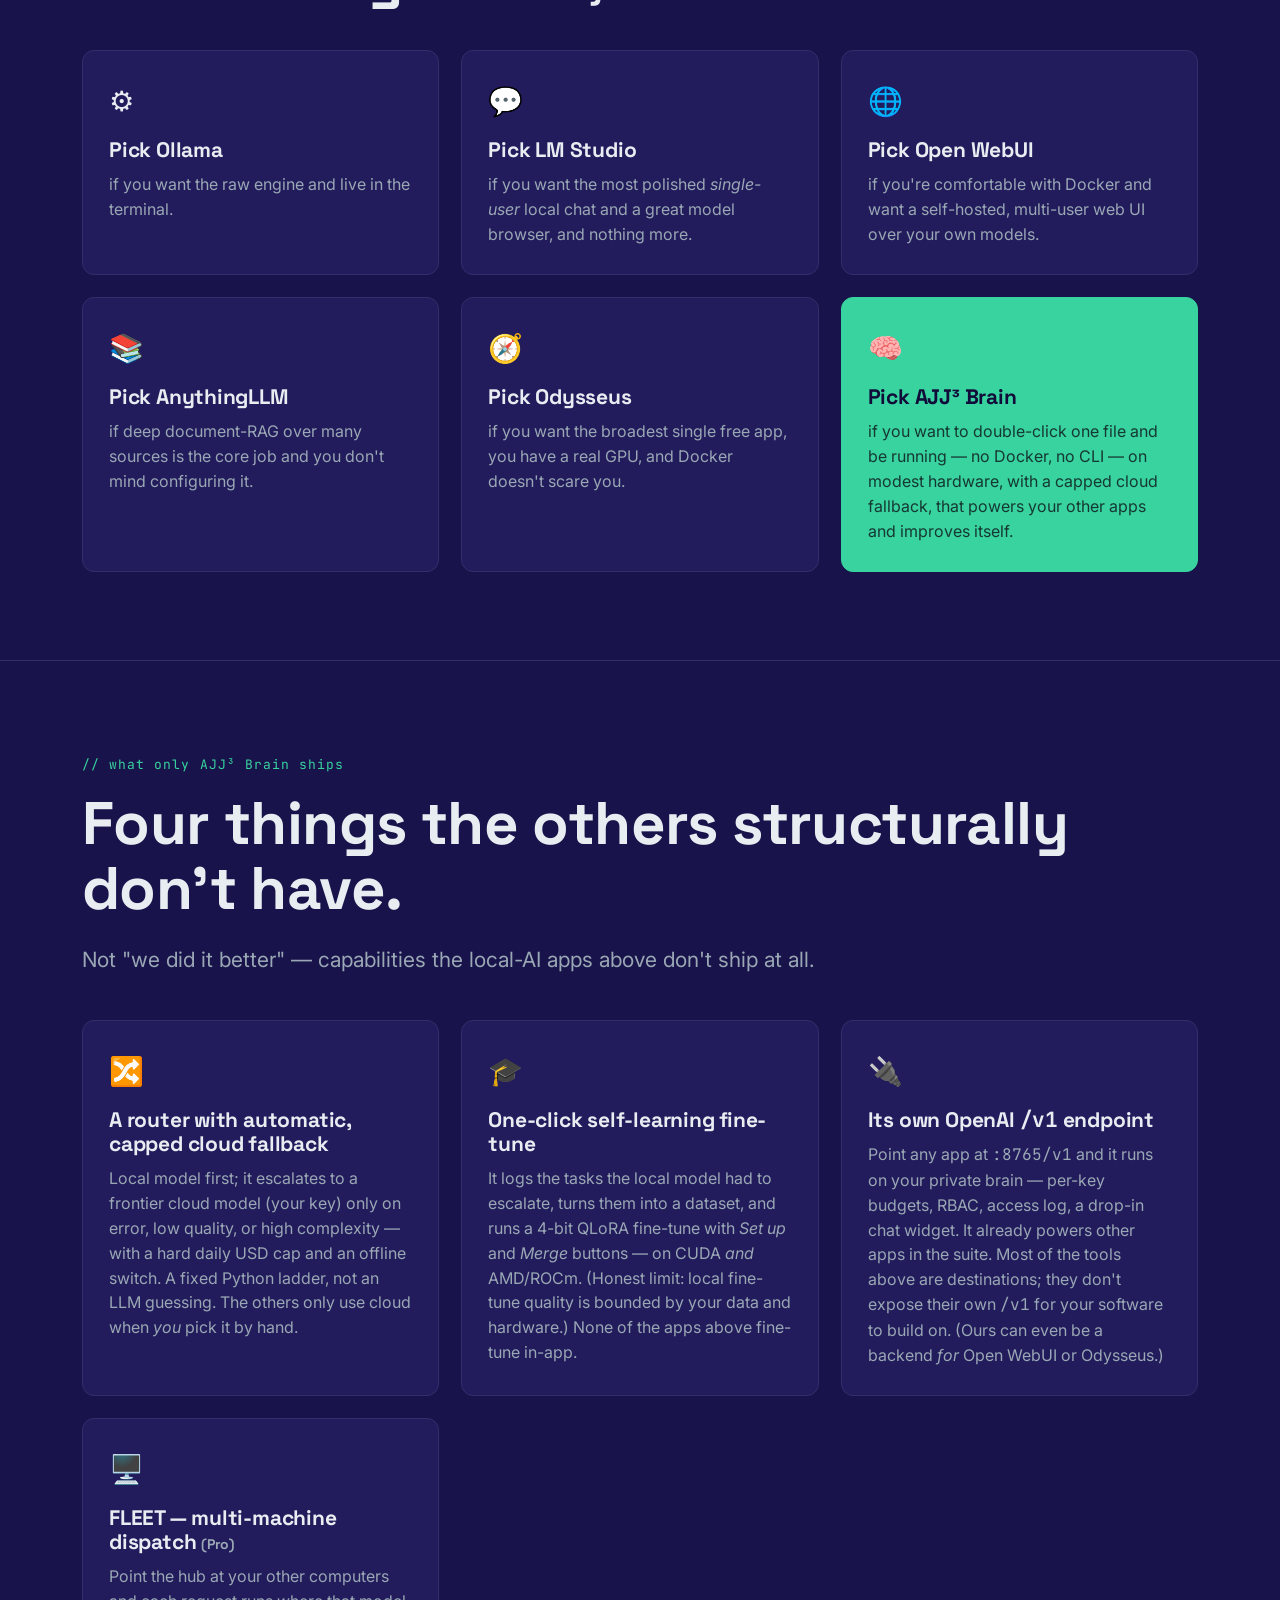
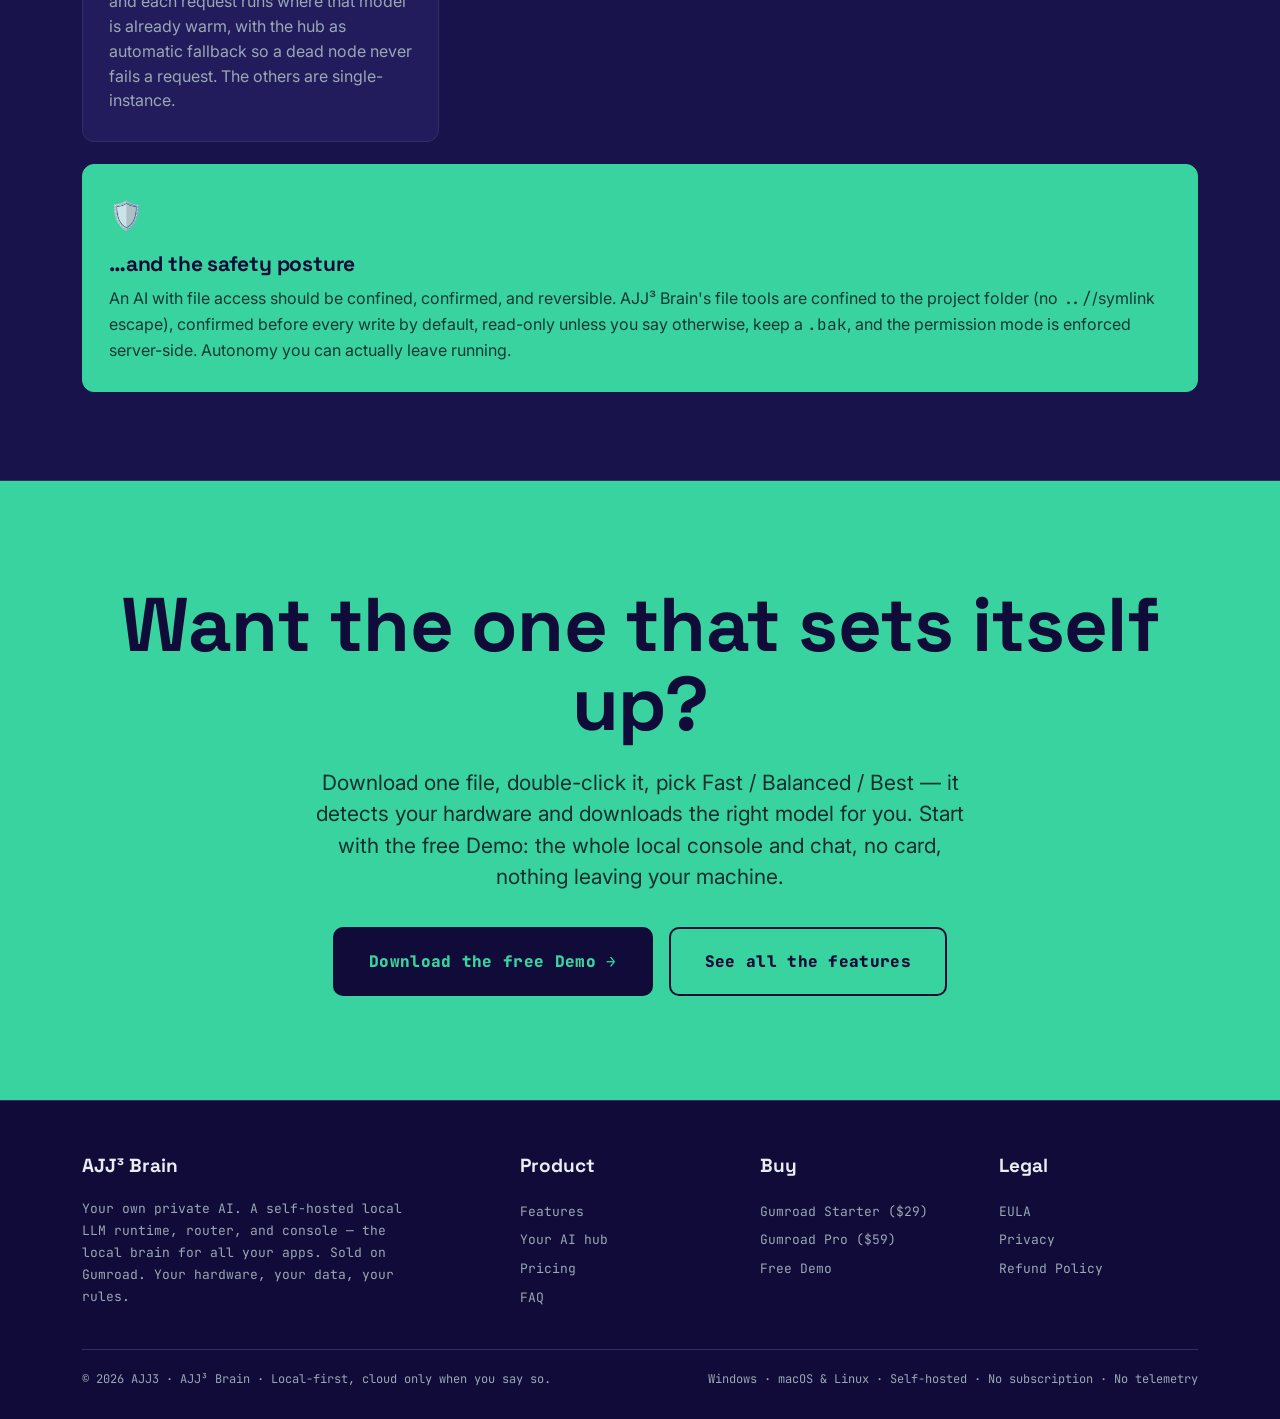
<file: apps/ajj3-brain/vs-local-ai.html>
<!DOCTYPE html>
<html lang="en">
<head>
<meta charset="UTF-8">
<meta name="viewport" content="width=device-width, initial-scale=1.0">
<title>AJJ³ Brain vs the Local-AI Apps — Ollama, LM Studio, Open WebUI, AnythingLLM, Odysseus</title>
<meta name="description" content="An honest, neutral comparison of the popular ways to run AI on your own machine — Ollama, LM Studio, Open WebUI, AnythingLLM and Odysseus — and where AJJ³ Brain (turnkey, one-file, automatic capped cloud fallback, powers your other apps) fits.">

<!-- ajj3-brain product mark — the new brain (the AJJ³-Site brand stays the cube) -->
<link rel="icon" type="image/png" sizes="32x32" href="/images/ajj3_brain_icon_32.png">
<link rel="icon" type="image/png" sizes="16x16" href="/images/ajj3_brain_icon_16.png">
<link rel="apple-touch-icon" sizes="256x256" href="/images/ajj3_brain_icon_256.png">
<meta property="og:image" content="/images/ajj3_brain_logo_square_1024.png">
<meta name="twitter:image" content="/images/ajj3_brain_logo_square_1024.png">
<meta name="twitter:card" content="summary_large_image">

<link rel="preconnect" href="https://fonts.googleapis.com">
<link rel="preconnect" href="https://fonts.gstatic.com" crossorigin>
<link href="https://fonts.googleapis.com/css2?family=Space+Grotesk:wght@400;500;700&family=Inter:ital,wght@0,400;0,500;0,600;1,400&family=JetBrains+Mono:wght@400;600;800&display=swap" rel="stylesheet">

<style>
/* ─────────────────────────────────────────────────────────────
   AJJ³ Brain — LANDING PAGE
   Aesthetic: a private terminal / home server rack. Deep slate,
   off-white, an electric "local" green and a warning amber for
   the cloud. Monospace structure, no cloud, no chrome.
   ───────────────────────────────────────────────────────────── */

:root {
  --bg:         #100b38;
  --bg-2:       #18134a;
  --panel:      #221c5c;
  --ink:        #e8edf2;
  --ink-soft:   #9aa7b4;
  --line:       #332d6a;
  --local:      #38d39f;   /* "runs locally / free" green */
  --local-dk:   #1f9d76;
  --cloud:      #f5a623;   /* "cloud / paid / careful" amber */
  --accent:     #6ea8fe;   /* link / highlight blue */
  --accent-dk:  #3f74d6;
  --danger:     #ef5b6b;

  --font-display: 'Space Grotesk', 'Segoe UI', sans-serif;
  --font-body:    'Inter', system-ui, sans-serif;
  --font-mono:    'JetBrains Mono', 'Courier New', monospace;
}

* { box-sizing: border-box; margin: 0; padding: 0; }
html { scroll-behavior: smooth; }

body {
  font-family: var(--font-body);
  background-color: var(--bg);
  background-image:
    linear-gradient(rgba(56,211,159,0.025) 1px, transparent 1px),
    linear-gradient(90deg, rgba(56,211,159,0.025) 1px, transparent 1px);
  background-size: 44px 44px;
  color: var(--ink);
  font-size: 18px;
  line-height: 1.6;
  overflow-x: hidden;
}

.container { max-width: 1180px; margin: 0 auto; padding: 0 32px; }

h1, h2, h3 {
  font-family: var(--font-display);
  font-weight: 700;
  letter-spacing: -0.01em;
  line-height: 1.08;
  color: var(--ink);
}

a { color: var(--accent); text-decoration: none; }
a:hover { color: var(--ink); }

code, .mono { font-family: var(--font-mono); }

/* ─── TOP BAR ──────────────────────────────────────────────── */
.topbar {
  border-bottom: 1px solid var(--line);
  background: rgba(14,17,22,0.92);
  backdrop-filter: blur(8px);
  padding: 14px 0;
  position: sticky; top: 0; z-index: 100;
}
.topbar-inner { display: flex; justify-content: space-between; align-items: center; gap: 24px; }
.brand {
  font-family: var(--font-mono);
  font-size: 20px; font-weight: 800;
  display: flex; align-items: center; gap: 10px;
  letter-spacing: -0.02em;
  perspective: 150px;
}
/* ajj3-brain product mark: the new brain, turning on its vertical axis */
.brand-brain {
  width: 34px; height: 34px; flex: none;
  filter: drop-shadow(0 0 6px rgba(95,210,238,.4));
  animation: brain-spin 7s linear infinite;
}
@keyframes brain-spin { to { transform: rotateY(360deg); } }
@media (prefers-reduced-motion: reduce) { .brand-brain { animation: none; } }
@keyframes blink { 50% { opacity: 0; } }
.topbar nav { display: flex; gap: 26px; font-family: var(--font-mono); font-size: 13px; }
.topbar nav a { color: var(--ink-soft); }
.topbar nav a:hover { color: var(--local); }
.cta-button-sm {
  font-family: var(--font-mono); font-size: 12px; font-weight: 800;
  letter-spacing: 0.04em;
  background: var(--local); color: var(--bg);
  padding: 10px 16px; border-radius: 8px; display: inline-block;
}
.cta-button-sm:hover { background: var(--ink); color: var(--bg); }

/* ─── HERO ─────────────────────────────────────────────────── */
.hero { padding: 64px 0 84px; border-bottom: 1px solid var(--line); }
.hero-grid { display: grid; grid-template-columns: 1.45fr 1fr; gap: 50px; align-items: center; }
.hero-eyebrow {
  font-family: var(--font-mono); font-size: 13px; letter-spacing: 0.04em;
  color: var(--local); margin-bottom: 20px; display: inline-block;
  border: 1px solid var(--local-dk); border-radius: 999px; padding: 5px 14px;
}
.hero h1 { font-size: clamp(46px, 7vw, 84px); margin-bottom: 20px; }
.hero h1 .accent { color: var(--local); }
.hero h1 .strike { color: var(--ink-soft); position: relative; display: inline-block; }
.hero h1 .strike::after {
  content: ''; position: absolute; left: -4px; right: -4px; top: 52%;
  height: 5px; background: var(--cloud); transform: rotate(-3deg);
}
.hero-sub { font-size: 21px; line-height: 1.5; color: var(--ink-soft); max-width: 560px; margin-bottom: 30px; }
.hero-sub strong { color: var(--ink); }
.hero-ctas { display: flex; gap: 16px; align-items: center; flex-wrap: wrap; }
.cta-button {
  font-family: var(--font-mono); font-size: 15px; font-weight: 800; letter-spacing: 0.02em;
  background: var(--local); color: var(--bg);
  padding: 17px 26px; border: 2px solid var(--local); border-radius: 10px;
  display: inline-block; transition: all 0.15s ease;
}
.cta-button:hover { background: transparent; color: var(--local); transform: translateY(-2px); }
.cta-button.secondary { background: transparent; color: var(--ink); border-color: var(--line); }
.cta-button.secondary:hover { border-color: var(--local); color: var(--local); }
.hero-microcopy { font-family: var(--font-mono); font-size: 12px; color: var(--ink-soft); margin-top: 18px; }
/* the new rotating-brain logo, embedded as a self-contained iframe (CDN WebGL) */
.hero-logo { width: 100%; aspect-ratio: 1 / 1; border: 0; display: block;
  border-radius: 16px; background: #0c0f16;
  box-shadow: 0 0 0 1px var(--line), 0 24px 60px -24px rgba(0,0,0,.6); }

/* TERMINAL CARD (hero visual) */
.term {
  background: var(--bg-2); border: 1px solid var(--line); border-radius: 12px;
  overflow: hidden; box-shadow: 0 24px 60px rgba(0,0,0,0.45); font-family: var(--font-mono);
}
.term-bar { display: flex; align-items: center; gap: 8px; padding: 12px 14px; background: var(--panel); border-bottom: 1px solid var(--line); }
.term-bar .dot { width: 11px; height: 11px; border-radius: 50%; background: #3b4654; }
.term-bar .title { margin-left: 10px; font-size: 12px; color: var(--ink-soft); }
.term-body { padding: 20px 18px; font-size: 13.5px; line-height: 1.7; }
.term-body .pr { color: var(--local); }
.term-body .cm { color: var(--ink-soft); }
.term-body .ok { color: var(--local); }
.term-body .am { color: var(--cloud); }
.term-body .hl { color: var(--ink); }

/* ─── MARQUEE / TRUST ──────────────────────────────────────── */
.marquee { background: var(--local); color: var(--bg); padding: 14px 0; overflow: hidden; border-bottom: 1px solid var(--line); }
.marquee-inner { display: flex; gap: 44px; white-space: nowrap; animation: scroll 40s linear infinite; font-family: var(--font-mono); font-weight: 800; font-size: 15px; letter-spacing: 0.02em; }
.marquee-inner span { display: inline-flex; align-items: center; gap: 12px; }
.marquee-inner .dot { width: 8px; height: 8px; background: var(--bg); border-radius: 50%; }
@keyframes scroll { 0% { transform: translateX(0); } 100% { transform: translateX(-50%); } }

/* ─── SECTION SHARED ───────────────────────────────────────── */
section.block { padding: 88px 0; border-bottom: 1px solid var(--line); }
.section-eyebrow { font-family: var(--font-mono); font-size: 13px; letter-spacing: 0.08em; color: var(--local); margin-bottom: 16px; display: inline-block; }
.section-title { font-size: clamp(36px, 5vw, 60px); margin-bottom: 22px; }
.section-lede { font-size: 21px; line-height: 1.55; color: var(--ink-soft); max-width: 760px; margin-bottom: 44px; }

/* ─── PROBLEM / COST ───────────────────────────────────────── */
.problem { background: var(--bg-2); }
.cost-callout { margin-top: 16px; display: grid; grid-template-columns: repeat(3, 1fr); gap: 22px; }
.cost-card { border: 1px solid var(--line); border-radius: 12px; padding: 28px 26px; background: var(--panel); position: relative; }
.cost-card.good { background: var(--local); color: var(--bg); border-color: var(--local); }
.cost-card .name { font-family: var(--font-mono); font-size: 13px; letter-spacing: 0.04em; margin-bottom: 12px; color: var(--ink-soft); }
.cost-card.good .name { color: rgba(14,17,22,0.7); }
.cost-card .amount { font-family: var(--font-display); font-weight: 700; font-size: 52px; line-height: 1; margin-bottom: 4px; }
.cost-card .period { font-family: var(--font-mono); font-size: 13px; margin-bottom: 14px; }
.cost-card .yearly { font-size: 16px; font-style: italic; color: var(--ink-soft); }
.cost-card.good .yearly { color: rgba(14,17,22,0.8); }
.cost-card.good .stamp-inline { position: absolute; top: 16px; right: 16px; background: var(--bg); color: var(--local); font-family: var(--font-mono); font-size: 11px; font-weight: 800; letter-spacing: 0.06em; padding: 6px 10px; border-radius: 6px; }

.compare-table { width: 100%; border-collapse: collapse; background: var(--panel); border: 1px solid var(--line); border-radius: 12px; overflow: hidden; font-family: var(--font-mono); font-size: 14px; margin-top: 44px; }
.compare-table th, .compare-table td { padding: 15px 18px; text-align: left; border-bottom: 1px solid var(--line); }
.compare-table thead th { background: var(--bg); color: var(--ink-soft); font-weight: 800; letter-spacing: 0.04em; }
.compare-table thead th.us { background: var(--local); color: var(--bg); }
.compare-table tbody tr:hover { background: var(--bg-2); }
.compare-table .feature { font-weight: 600; color: var(--ink); }
.compare-table .yes { color: var(--local); font-weight: 800; }
.compare-table .no  { color: var(--danger); font-weight: 800; }
.compare-table .maybe { color: var(--ink-soft); }
.compare-table tfoot td { background: var(--bg-2); font-weight: 800; font-size: 15px; border-bottom: none; }

/* ─── HUB / ONE BRAIN MANY APPS ────────────────────────────── */
.hub { background: var(--bg); }
.hub-flow { display: grid; grid-template-columns: 1fr auto 1fr; gap: 26px; align-items: center; margin-top: 40px; }
.hub-side { border: 1px solid var(--line); border-radius: 12px; padding: 28px; background: var(--panel); }
.hub-side.center { background: var(--local); color: var(--bg); border-color: var(--local); text-align: center; }
.hub-side h3 { font-size: 24px; margin-bottom: 14px; color: inherit; }
.hub-side .lst { font-family: var(--font-mono); font-size: 14px; list-style: none; margin-top: 12px; }
.hub-side .lst li { padding: 9px 0; border-bottom: 1px dashed var(--line); }
.hub-side.center .lst li { border-bottom-color: rgba(14,17,22,0.2); }
.hub-arrow { font-family: var(--font-display); font-size: 64px; color: var(--local); line-height: 1; text-align: center; }
.hub-arrow small { display: block; font-family: var(--font-mono); font-size: 12px; color: var(--ink-soft); margin-top: 8px; }
.hub-apps { margin-top: 56px; background: var(--panel); border: 1px solid var(--line); border-radius: 12px; padding: 36px; }
.hub-apps h3 { font-size: 26px; margin-bottom: 18px; }
.app-grid { display: grid; grid-template-columns: repeat(3, 1fr); gap: 20px; margin-top: 22px; }
.app-card { border: 1px solid var(--line); border-radius: 10px; padding: 22px; background: var(--bg-2); }
.app-card .tag { font-family: var(--font-mono); font-size: 11px; letter-spacing: 0.06em; color: var(--local); }
.app-card h4 { font-family: var(--font-display); font-size: 19px; margin: 8px 0 8px; }
.app-card p { font-size: 15px; color: var(--ink-soft); line-height: 1.5; }

/* ─── FEATURES ─────────────────────────────────────────────── */
.features { background: var(--bg-2); }
.feature-grid { display: grid; grid-template-columns: repeat(3, 1fr); gap: 22px; margin-top: 40px; }
.feature-card { background: var(--panel); border: 1px solid var(--line); border-radius: 12px; padding: 28px 26px; transition: transform 0.15s ease, border-color 0.15s ease; }
.feature-card:hover { transform: translateY(-3px); border-color: var(--local-dk); }
.feature-icon { font-size: 28px; display: inline-block; margin-bottom: 14px; }
.feature-card h3 { font-size: 21px; margin-bottom: 10px; line-height: 1.15; }
.feature-card p { font-size: 16px; line-height: 1.55; color: var(--ink-soft); }
.feature-card.dark { background: var(--local); color: var(--bg); border-color: var(--local); }
.feature-card.dark h3 { color: var(--bg); }
.feature-card.dark p { color: rgba(14,17,22,0.8); }

/* ─── HONESTY ──────────────────────────────────────────────── */
.honesty { background: var(--bg); padding: 88px 0; border-bottom: 1px solid var(--line); }
.honesty-grid { display: grid; grid-template-columns: 1fr 1fr; gap: 56px; }
.honesty-col h3 { font-size: 30px; margin-bottom: 20px; }
.honesty-col.yes h3 { color: var(--local); }
.honesty-col.no  h3 { color: var(--cloud); }
.honesty-list { list-style: none; font-size: 18px; line-height: 1.7; }
.honesty-list li { padding-left: 30px; position: relative; margin-bottom: 10px; color: var(--ink); }
.honesty-list.yes li::before { content: '✓'; position: absolute; left: 0; color: var(--local); font-weight: 800; }
.honesty-list.no li::before { content: '→'; position: absolute; left: 0; color: var(--cloud); font-weight: 800; }

/* ─── PRICING ──────────────────────────────────────────────── */
.pricing { background: var(--panel); }
.pricing .section-eyebrow { color: var(--local); }
.tier-grid { display: grid; grid-template-columns: repeat(3, 1fr); gap: 22px; margin-top: 40px; }
.tier { border: 1px solid var(--line); background: var(--bg-2); border-radius: 14px; padding: 34px 28px; position: relative; }
.tier.featured { background: var(--bg); border-color: var(--local); transform: scale(1.03); box-shadow: 0 0 0 1px var(--local-dk), 0 18px 50px rgba(0,0,0,0.4); }
.tier .badge { position: absolute; top: -13px; left: 50%; transform: translateX(-50%); background: var(--local); color: var(--bg); font-family: var(--font-mono); font-size: 11px; font-weight: 800; letter-spacing: 0.06em; padding: 6px 14px; border-radius: 999px; }
.tier-name { font-family: var(--font-display); font-size: 32px; margin-bottom: 6px; }
.tier-price { font-family: var(--font-display); font-weight: 700; font-size: 68px; line-height: 1; margin: 12px 0 4px; }
.tier-price .currency { font-size: 30px; vertical-align: super; color: var(--ink-soft); }
.tier-period { font-family: var(--font-mono); font-size: 12px; color: var(--ink-soft); margin-bottom: 22px; }
.tier-features { list-style: none; font-size: 16px; line-height: 1.5; margin-bottom: 28px; }
.tier-features li { padding: 8px 0; border-bottom: 1px dashed var(--line); color: var(--ink); }
.tier-cta { display: block; text-align: center; font-family: var(--font-mono); font-size: 14px; font-weight: 800; letter-spacing: 0.04em; padding: 15px 0; border-radius: 10px; background: transparent; color: var(--ink); border: 2px solid var(--line); transition: all 0.15s ease; }
.tier.featured .tier-cta { background: var(--local); color: var(--bg); border-color: var(--local); }
.tier-cta:hover { border-color: var(--local); color: var(--local); }
.tier.featured .tier-cta:hover { background: transparent; color: var(--local); }

.alt-checkouts { margin: 40px auto 0; max-width: 760px; text-align: center; padding: 22px 24px; border: 1px dashed var(--line); border-radius: 12px; background: var(--bg-2); }
.alt-checkouts-label { display: block; font-family: var(--font-mono); font-size: 11px; letter-spacing: 0.08em; color: var(--ink-soft); margin-bottom: 12px; }
.alt-checkout { display: inline-block; margin: 4px 12px; padding: 6px 10px; color: var(--ink); border-bottom: 2px solid transparent; font-size: 16px; }
.alt-checkout strong { font-weight: 700; }
.alt-checkout:hover { border-bottom-color: var(--local); color: var(--local); }
.alt-checkout-tag { display: inline-block; margin-left: 6px; padding: 2px 7px; font-family: var(--font-mono); font-size: 9px; font-weight: 600; letter-spacing: 0.04em; background: var(--cloud); color: var(--bg); border-radius: 4px; vertical-align: 2px; }

/* ─── FAQ ──────────────────────────────────────────────────── */
.faq { background: var(--bg); }
.faq-grid { display: grid; grid-template-columns: 1fr 1fr; gap: 28px 56px; margin-top: 40px; }
.faq-item { border-top: 1px solid var(--line); padding-top: 20px; }
.faq-item h3 { font-size: 21px; margin-bottom: 10px; line-height: 1.2; }
.faq-item p { font-size: 17px; line-height: 1.6; color: var(--ink-soft); }
.faq-item code { color: var(--local); font-size: 14px; }

/* ─── FINAL CTA ────────────────────────────────────────────── */
.final-cta { background: var(--local); color: var(--bg); padding: 104px 0; text-align: center; border-bottom: 1px solid var(--line); }
.final-cta h2 { color: var(--bg); font-size: clamp(40px, 7vw, 76px); margin-bottom: 24px; line-height: 1.04; }
.final-cta p { font-size: 21px; max-width: 660px; margin: 0 auto 34px; line-height: 1.5; color: rgba(14,17,22,0.85); }
.final-cta .cta-button { background: var(--bg); color: var(--local); border-color: var(--bg); font-size: 16px; padding: 20px 34px; }
.final-cta .cta-button:hover { background: transparent; color: var(--bg); border-color: var(--bg); }
.final-cta .cta-button.secondary { background: transparent; color: var(--bg); border-color: var(--bg); }
.final-cta .cta-button.secondary:hover { background: var(--bg); color: var(--local); }

/* ─── FOOTER ───────────────────────────────────────────────── */
footer { background: var(--bg); color: var(--ink-soft); padding: 50px 0 30px; font-family: var(--font-mono); font-size: 13px; line-height: 1.6; }
footer .footer-grid { display: grid; grid-template-columns: 2fr 1fr 1fr 1fr; gap: 40px; margin-bottom: 36px; }
footer h4 { font-family: var(--font-display); font-size: 19px; color: var(--ink); margin-bottom: 16px; }
footer ul { list-style: none; }
footer ul li { padding: 4px 0; }
footer a { color: var(--ink-soft); }
footer a:hover { color: var(--local); }
.footer-bottom { border-top: 1px solid var(--line); padding-top: 20px; display: flex; justify-content: space-between; align-items: center; flex-wrap: wrap; gap: 16px; font-size: 12px; }

/* ─── RESPONSIVE ───────────────────────────────────────────── */
@media (max-width: 900px) {
  body { font-size: 16px; }
  .topbar nav { display: none; }
  .hero-grid { grid-template-columns: 1fr; }
  .cost-callout { grid-template-columns: 1fr; }
  .hub-flow { grid-template-columns: 1fr; }
  .hub-arrow { transform: rotate(90deg); margin: 8px auto; }
  .app-grid { grid-template-columns: 1fr; }
  .feature-grid { grid-template-columns: 1fr; }
  .honesty-grid { grid-template-columns: 1fr; gap: 40px; }
  .tier-grid { grid-template-columns: 1fr; }
  .tier.featured { transform: none; }
  .faq-grid { grid-template-columns: 1fr; }
  footer .footer-grid { grid-template-columns: 1fr 1fr; }
}
</style>
</head>
<body>

<!-- page-specific additions (design system lives in the <head> style block) -->
<style>
  .us-row td { background: rgba(56,211,159,0.10); }
  .us-row td:first-child, .us-row .best { color: var(--local); font-weight: 800; }
  .credit-list { list-style: none; margin-top: 32px; display: grid; gap: 16px; }
  .credit-list li { border-left: 3px solid var(--local-dk); padding: 4px 0 4px 18px; font-size: 17px; line-height: 1.55; color: var(--ink-soft); }
  .credit-list li strong { color: var(--ink); }
  .pick-card .lead { font-family: var(--font-mono); font-size: 13px; letter-spacing: 0.04em; color: var(--local); display: block; margin-bottom: 8px; }
  .table-note { font-family: var(--font-mono); font-size: 12.5px; color: var(--ink-soft); margin-top: 16px; }
</style>

<!-- ─── TOP BAR ──────────────────────────────────────────────── -->
<div class="topbar">
  <div class="container topbar-inner">
    <div class="brand">
      <img class="brand-brain" src="/images/ajj3_brain_mark.png" alt="" width="34" height="34">
      <span><a href="./" style="color:inherit;text-decoration:none">AJJ³ Brain</a></span>
    </div>
    <nav>
      <a href="./#features">Features</a>
      <a href="./#pricing">Pricing</a>
      <a href="./#faq">FAQ</a>
    </nav>
    <a class="cta-button-sm" href="https://ajj3us.gumroad.com/l/gkfdyx" target="_blank" rel="noopener">Get it →</a>
  </div>
</div>

<!-- ─── HERO ─────────────────────────────────────────────────── -->
<section class="hero">
  <div class="container">
    <span class="hero-eyebrow">// honest comparison · Ollama · LM Studio · Open WebUI · AnythingLLM · Odysseus</span>
    <h1>Run AI on your<br>own machine.<br><span class="accent">Honestly compared.</span></h1>
    <p class="hero-sub">
      There are a lot of good ways to run AI locally now — and they're <strong>not all doing the
      same job.</strong> Some are inference engines, some are polished chat apps, some are broad
      self-hosted workspaces. Here's where each fits — Ollama, LM Studio, Open WebUI, AnythingLLM,
      Odysseus — and where <strong>AJJ³ Brain</strong> sits.
    </p>
    <p style="font-family:var(--font-mono);color:var(--local);font-size:15px;margin:6px 0 26px;max-width:640px">
      The short version: if you're happy in Docker or a terminal, several of these are excellent and
      free — use them. AJJ³ Brain is for the person who wants a private AI that sets itself up, and
      that can power their other apps, without becoming a weekend sysadmin project.
    </p>
    <div class="hero-ctas">
      <a class="cta-button" href="https://ajj3us.gumroad.com/l/gkfdyx" target="_blank" rel="noopener">Try the free Demo →</a>
      <a class="cta-button secondary" href="./">← Back to AJJ³ Brain</a>
    </div>
  </div>
</section>

<!-- ─── LANDSCAPE TABLE ─────────────────────────────────────── -->
<section class="block problem">
  <div class="container">
    <span class="section-eyebrow">// the landscape at a glance</span>
    <h2 class="section-title">They're not all doing the same job.</h2>
    <p class="section-lede">
      Every tool here is capable and actively developed. This table reflects what each is
      <em>built to be best at</em> — not a scorecard.
    </p>
    <div style="overflow-x:auto">
      <table class="compare-table" style="min-width:960px;margin-top:20px">
        <thead>
          <tr>
            <th>Tool</th>
            <th>What it really is</th>
            <th>Price</th>
            <th>Setup</th>
            <th>No-GPU start</th>
            <th>Auto capped fallback</th>
            <th>Own /v1 hub</th>
            <th>Best at</th>
          </tr>
        </thead>
        <tbody>
          <tr>
            <td class="feature">Ollama</td>
            <td>Local inference engine / CLI</td>
            <td>Free, open-source</td>
            <td>Install + CLI</td>
            <td class="yes">Yes</td>
            <td class="no">✗</td>
            <td class="maybe">Serves /v1 (no governance)</td>
            <td>Being the engine everything runs on</td>
          </tr>
          <tr>
            <td class="feature">LM Studio</td>
            <td>Polished single-user chat GUI</td>
            <td>Free (closed)</td>
            <td>Download app</td>
            <td class="yes">Yes</td>
            <td class="no">✗</td>
            <td class="maybe">Server from the GUI</td>
            <td>A beautiful local chat + trying models</td>
          </tr>
          <tr>
            <td class="feature">Open WebUI</td>
            <td>Self-hosted web UI for Ollama / OpenAI backends</td>
            <td>Free, open-source</td>
            <td>Docker / self-host</td>
            <td class="maybe">Depends on backend</td>
            <td class="no">✗</td>
            <td class="maybe">Front-end only</td>
            <td>A multi-user web front-end you host</td>
          </tr>
          <tr>
            <td class="feature">AnythingLLM</td>
            <td>All-in-one document-RAG + agents app</td>
            <td>Free / MIT (paid cloud)</td>
            <td>Download app</td>
            <td class="maybe">Depends on model</td>
            <td class="no">✗</td>
            <td class="maybe">Developer API</td>
            <td>Deep document-RAG across sources</td>
          </tr>
          <tr>
            <td class="feature">Odysseus</td>
            <td>Broad self-hosted AI workspace (PewDiePie)</td>
            <td>Free, AGPL</td>
            <td>Docker Compose / native</td>
            <td class="no">Wants a GPU</td>
            <td class="no">✗ (cloud is manual)</td>
            <td class="no">✗</td>
            <td>Broadest single app + huge community</td>
          </tr>
          <tr class="us-row">
            <td class="feature">AJJ³ Brain</td>
            <td>Turnkey runtime + router + console that powers your apps</td>
            <td>One-time $0 / $29 / $59</td>
            <td>One file, double-click</td>
            <td class="yes">Yes (CPU + 1-bit Edge)</td>
            <td class="yes">✓ hard-capped</td>
            <td class="yes">✓ budgets, RBAC, FLEET</td>
            <td class="best">Turnkey private hub that powers your apps</td>
          </tr>
          <tr>
            <td class="feature">ChatGPT / Claude <span style="color:var(--ink-soft)">(reference)</span></td>
            <td>Hosted frontier chat</td>
            <td>~$20/mo</td>
            <td>Nothing to run</td>
            <td class="maybe">N/A (their servers)</td>
            <td class="maybe">N/A</td>
            <td class="no">✗</td>
            <td>Best raw quality, zero setup, not private</td>
          </tr>
        </tbody>
      </table>
    </div>
    <p class="table-note">Every product above is capable and actively developed — verify each one's live features and price before relying on any single row; they move fast.</p>
  </div>
</section>

<!-- ─── CREDIT WHERE DUE ────────────────────────────────────── -->
<section class="block">
  <div class="container">
    <span class="section-eyebrow">// credit where it's due</span>
    <h2 class="section-title">These are good tools.</h2>
    <p class="section-lede">We're not trying to be "those, but paid." We're the turnkey,
      self-improving, powers-your-other-apps end of the same idea.</p>
    <ul class="credit-list">
      <li><strong>Ollama</strong> is the quiet backbone of this whole space — AJJ³ Brain runs
        <em>on</em> Ollama for inference. Want just the engine and live in a terminal? You may not need anything else.</li>
      <li><strong>LM Studio</strong> is the nicest single-user local chat experience going, with a great model browser.</li>
      <li><strong>Open WebUI</strong> is a rich, self-hostable web front-end with multi-user accounts and RAG — excellent if you're happy running Docker.</li>
      <li><strong>AnythingLLM</strong> has the deepest document-RAG of the bunch — 30+ providers, many vector DBs, agents. Broader than us there.</li>
      <li><strong>Odysseus</strong> took private local AI to ~110M people and is genuinely broad — chat, agents, Deep Research, email, calendar, image editing — free, open-source, huge community. That reach and breadth we don't pretend to match.</li>
    </ul>
  </div>
</section>

<!-- ─── WHEN TO PICK WHICH ──────────────────────────────────── -->
<section class="block problem">
  <div class="container">
    <span class="section-eyebrow">// when to pick which</span>
    <h2 class="section-title">Pick the right one, not the loudest one.</h2>
    <div class="feature-grid">
      <div class="feature-card"><span class="feature-icon">⚙️</span><h3>Pick Ollama</h3><p>if you want the raw engine and live in the terminal.</p></div>
      <div class="feature-card"><span class="feature-icon">💬</span><h3>Pick LM Studio</h3><p>if you want the most polished <em>single-user</em> local chat and a great model browser, and nothing more.</p></div>
      <div class="feature-card"><span class="feature-icon">🌐</span><h3>Pick Open WebUI</h3><p>if you're comfortable with Docker and want a self-hosted, multi-user web UI over your own models.</p></div>
      <div class="feature-card"><span class="feature-icon">📚</span><h3>Pick AnythingLLM</h3><p>if deep document-RAG over many sources is the core job and you don't mind configuring it.</p></div>
      <div class="feature-card"><span class="feature-icon">🧭</span><h3>Pick Odysseus</h3><p>if you want the broadest single free app, you have a real GPU, and Docker doesn't scare you.</p></div>
      <div class="feature-card dark"><span class="feature-icon">🧠</span><h3>Pick AJJ³ Brain</h3><p>if you want to double-click one file and be running — no Docker, no CLI — on modest hardware, with a capped cloud fallback, that powers your other apps and improves itself.</p></div>
    </div>
  </div>
</section>

<!-- ─── FOUR THINGS ─────────────────────────────────────────── -->
<section class="block features" id="features">
  <div class="container">
    <span class="section-eyebrow">// what only AJJ³ Brain ships</span>
    <h2 class="section-title">Four things the others structurally don't have.</h2>
    <p class="section-lede">Not "we did it better" — capabilities the local-AI apps above don't ship at all.</p>
    <div class="feature-grid">
      <div class="feature-card">
        <span class="feature-icon">🔀</span>
        <h3>A router with automatic, capped cloud fallback</h3>
        <p>Local model first; it escalates to a frontier cloud model (your key) only on error, low
          quality, or high complexity — with a hard daily USD cap and an offline switch. A fixed
          Python ladder, not an LLM guessing. The others only use cloud when <em>you</em> pick it by hand.</p>
      </div>
      <div class="feature-card">
        <span class="feature-icon">🎓</span>
        <h3>One-click self-learning fine-tune</h3>
        <p>It logs the tasks the local model had to escalate, turns them into a dataset, and runs a
          4-bit QLoRA fine-tune with <em>Set up</em> and <em>Merge</em> buttons — on CUDA <em>and</em>
          AMD/ROCm. <span style="color:var(--ink-soft)">(Honest limit: local fine-tune quality is
          bounded by your data and hardware.)</span> None of the apps above fine-tune in-app.</p>
      </div>
      <div class="feature-card">
        <span class="feature-icon">🔌</span>
        <h3>Its own OpenAI <code>/v1</code> endpoint</h3>
        <p>Point any app at <code>:8765/v1</code> and it runs on your private brain — per-key budgets,
          RBAC, access log, a drop-in chat widget. It already powers other apps in the suite. Most of
          the tools above are destinations; they don't expose their own <code>/v1</code> for your
          software to build on. (Ours can even be a backend <em>for</em> Open WebUI or Odysseus.)</p>
      </div>
      <div class="feature-card">
        <span class="feature-icon">🖥️</span>
        <h3>FLEET — multi-machine dispatch <span style="color:var(--ink-soft);font-size:14px">(Pro)</span></h3>
        <p>Point the hub at your other computers and each request runs where that model is already
          warm, with the hub as automatic fallback so a dead node never fails a request. The others
          are single-instance.</p>
      </div>
      <div class="feature-card dark" style="grid-column:1 / -1">
        <span class="feature-icon">🛡️</span>
        <h3>…and the safety posture</h3>
        <p>An AI with file access should be confined, confirmed, and reversible. AJJ³ Brain's file
          tools are confined to the project folder (no <code style="color:inherit">../</code>/symlink
          escape), confirmed before every write by default, read-only unless you say otherwise, keep
          a <code style="color:inherit">.bak</code>, and the permission mode is enforced server-side.
          Autonomy you can actually leave running.</p>
      </div>
    </div>
  </div>
</section>

<!-- ─── FINAL CTA ────────────────────────────────────────────── -->
<section class="final-cta">
  <div class="container">
    <h2>Want the one that sets itself up?</h2>
    <p>Download one file, double-click it, pick Fast / Balanced / Best — it detects your hardware and
      downloads the right model for you. Start with the free Demo: the whole local console and chat,
      no card, nothing leaving your machine.</p>
    <div class="hero-ctas" style="justify-content:center">
      <a class="cta-button" data-buy="demo" href="https://ajj3us.gumroad.com/l/gkfdyx" target="_blank" rel="noopener">Download the free Demo →</a>
      <a class="cta-button secondary" href="./">See all the features</a>
    </div>
  </div>
</section>

<!-- ─── FOOTER ───────────────────────────────────────────────── -->
<footer>
  <div class="container">
    <div class="footer-grid">
      <div>
        <h4>AJJ³ Brain</h4>
        <p style="line-height: 1.7; max-width: 340px;">
          Your own private AI. A self-hosted local LLM runtime, router, and console — the local brain
          for all your apps. Sold on Gumroad. Your hardware, your data, your rules.
        </p>
      </div>
      <div>
        <h4>Product</h4>
        <ul>
          <li><a href="./#features">Features</a></li>
          <li><a href="./#hub">Your AI hub</a></li>
          <li><a href="./#pricing">Pricing</a></li>
          <li><a href="./#faq">FAQ</a></li>
        </ul>
      </div>
      <div>
        <h4>Buy</h4>
        <ul>
          <li><a data-buy="starter" href="https://ajj3us.gumroad.com/l/gkfdyx" target="_blank" rel="noopener">Gumroad Starter ($29)</a></li>
          <li><a data-buy="pro" href="https://ajj3us.gumroad.com/l/gkfdyx" target="_blank" rel="noopener">Gumroad Pro ($59)</a></li>
          <li><a data-buy="demo" href="https://ajj3us.gumroad.com/l/gkfdyx" target="_blank" rel="noopener">Free Demo</a></li>
        </ul>
      </div>
      <div>
        <h4>Legal</h4>
        <ul>
          <li><a href="#">EULA</a></li>
          <li><a href="#">Privacy</a></li>
          <li><a href="https://gumroad.com/refunds">Refund Policy</a></li>
        </ul>
      </div>
    </div>
    <div class="footer-bottom">
      <span>© 2026 AJJ3 · AJJ³ Brain · Local-first, cloud only when you say so.</span>
      <span>Windows · macOS &amp; Linux · Self-hosted · No subscription · No telemetry</span>
    </div>
  </div>
</footer>

<script>
  const GUMROAD_URL   = "https://ajj3us.gumroad.com/l/gkfdyx";
  const CHECKOUT_URLS = { demo: GUMROAD_URL, starter: GUMROAD_URL, pro: GUMROAD_URL };
  document.addEventListener("DOMContentLoaded", function () {
    document.querySelectorAll("a[data-buy]").forEach(function (a) {
      var url = CHECKOUT_URLS[a.getAttribute("data-buy")];
      if (url) a.setAttribute("href", url);
    });
  });
</script>

</body>
</html>
</file>
<file: styles.css>
/* ============================================================
   AJJ³ — Brand Stylesheet
   Fonts: Inter (Google Fonts)
   ============================================================ */

@import url('https://fonts.googleapis.com/css2?family=Inter:wght@400;500;600&display=swap');

/* ── Design Tokens ── */
:root {
  --color-primary:    #2D8CFF;
  --color-secondary:  #1F5894;
  --color-dark:       #0A2540;
  --color-bg:         #FFFFFF;
  --color-alt-bg:     #F8FAFC;
  --color-border:     #E2E8F0;
  --color-muted:      #5A6B82;

  --font-base: 'Inter', 'Helvetica Neue', 'Open Sans', sans-serif;
  --weight-heading: 500;
  --weight-body: 400;

  --max-width: 1100px;
  --radius: 8px;
}

/* ── Reset ── */
*, *::before, *::after { box-sizing: border-box; margin: 0; padding: 0; }
html { scroll-behavior: smooth; }
body {
  font-family: var(--font-base);
  font-weight: var(--weight-body);
  color: var(--color-dark);
  background: var(--color-bg);
  line-height: 1.65;
}
img { max-width: 100%; display: block; }
a { color: var(--color-primary); text-decoration: none; }
a:hover { text-decoration: underline; }
ul { list-style: none; }

/* ── Layout helpers ── */
.container {
  width: 100%;
  max-width: var(--max-width);
  margin: 0 auto;
  padding: 0 24px;
}
.section { padding: 80px 0; }
.section--alt { background: var(--color-alt-bg); }

/* ── NAV ── */
.site-nav {
  position: sticky;
  top: 0;
  z-index: 100;
  background: var(--color-bg);
  border-bottom: 1px solid var(--color-border);
}
.site-nav__inner {
  display: flex;
  align-items: center;
  justify-content: space-between;
  height: 64px;
  max-width: var(--max-width);
  margin: 0 auto;
  padding: 0 24px;
}
.site-nav__logo img { height: 40px; width: auto; }
.site-nav__logo-text {
  font-size: 1.25rem;
  font-weight: var(--weight-heading);
  color: var(--color-dark);
  letter-spacing: -0.02em;
}
.site-nav__links {
  display: flex;
  gap: 32px;
}
.site-nav__links a {
  font-size: 0.9rem;
  font-weight: 500;
  color: var(--color-dark);
  transition: color 0.15s;
}
.site-nav__links a:hover,
.site-nav__links a[aria-current="page"] {
  color: var(--color-primary);
  text-decoration: none;
}

/* ── HERO ── */
.hero {
  padding: 100px 0 80px;
  background: var(--color-bg);
}
.hero__eyebrow {
  display: inline-block;
  font-size: 0.75rem;
  font-weight: 600;
  letter-spacing: 0.12em;
  text-transform: uppercase;
  color: var(--color-primary);
  margin-bottom: 20px;
}
.hero__headline {
  font-size: clamp(2.2rem, 5vw, 3.5rem);
  font-weight: var(--weight-heading);
  color: var(--color-dark);
  line-height: 1.15;
  margin-bottom: 20px;
  max-width: 720px;
}
.hero__subhead {
  font-size: 1.125rem;
  color: var(--color-muted);
  max-width: 620px;
  margin-bottom: 40px;
}
.hero__ctas {
  display: flex;
  gap: 16px;
  flex-wrap: wrap;
}

/* ── BUTTONS ── */
.btn {
  display: inline-flex;
  align-items: center;
  gap: 6px;
  padding: 12px 24px;
  border-radius: var(--radius);
  font-family: var(--font-base);
  font-size: 0.875rem;
  font-weight: 600;
  letter-spacing: 0.04em;
  text-transform: uppercase;
  cursor: pointer;
  transition: background 0.15s, color 0.15s, border-color 0.15s;
  text-decoration: none;
}
.btn--primary {
  background: var(--color-primary);
  color: #fff;
  border: 2px solid var(--color-primary);
}
.btn--primary:hover {
  background: var(--color-secondary);
  border-color: var(--color-secondary);
  text-decoration: none;
  color: #fff;
}
.btn--outline {
  background: transparent;
  color: var(--color-primary);
  border: 2px solid var(--color-primary);
}
.btn--outline:hover {
  background: var(--color-primary);
  color: #fff;
  text-decoration: none;
}

/* ── SERVICE CARDS ── */
.cards {
  display: grid;
  grid-template-columns: repeat(auto-fit, minmax(280px, 1fr));
  gap: 24px;
}
.card {
  background: var(--color-alt-bg);
  border: 1px solid var(--color-border);
  border-radius: var(--radius);
  padding: 32px;
  transition: box-shadow 0.15s;
}
.card:hover { box-shadow: 0 4px 24px rgba(10,37,64,0.08); }
.card__eyebrow {
  font-size: 0.7rem;
  font-weight: 600;
  letter-spacing: 0.12em;
  text-transform: uppercase;
  color: var(--color-primary);
  margin-bottom: 12px;
}
.card__headline {
  font-size: 1.25rem;
  font-weight: var(--weight-heading);
  color: var(--color-dark);
  margin-bottom: 10px;
}
.card__subhead {
  font-size: 0.9rem;
  color: var(--color-muted);
  margin-bottom: 20px;
}
.card__link {
  font-size: 0.85rem;
  font-weight: 600;
  color: var(--color-primary);
}

/* ── SERVICE PAGE ── */
.service-hero {
  padding: 80px 0 60px;
  border-bottom: 1px solid var(--color-border);
}
.service-list {
  padding: 60px 0;
}
.service-list ul {
  display: grid;
  grid-template-columns: repeat(auto-fit, minmax(240px, 1fr));
  gap: 16px;
  margin-top: 32px;
}
.service-list li {
  background: var(--color-alt-bg);
  border: 1px solid var(--color-border);
  border-left: 4px solid var(--color-primary);
  border-radius: var(--radius);
  padding: 18px 20px;
  font-size: 0.95rem;
  color: var(--color-dark);
  font-weight: 500;
}

/* ── CONTACT PAGE ── */
.contact-form-section { padding: 80px 0; }
.contact-form-section h1 {
  font-size: clamp(1.8rem, 4vw, 2.8rem);
  font-weight: var(--weight-heading);
  color: var(--color-dark);
  margin-bottom: 12px;
}
.contact-form-section .subhead {
  font-size: 1.05rem;
  color: var(--color-muted);
  margin-bottom: 48px;
}
.contact-form {
  max-width: 640px;
  display: flex;
  flex-direction: column;
  gap: 20px;
}
.form-group {
  display: flex;
  flex-direction: column;
  gap: 6px;
}
.form-group label {
  font-size: 0.85rem;
  font-weight: 600;
  color: var(--color-dark);
}
.form-group input,
.form-group select,
.form-group textarea {
  font-family: var(--font-base);
  font-size: 0.95rem;
  padding: 10px 14px;
  border: 1px solid var(--color-border);
  border-radius: var(--radius);
  background: var(--color-bg);
  color: var(--color-dark);
  transition: border-color 0.15s;
  width: 100%;
}
.form-group input:focus,
.form-group select:focus,
.form-group textarea:focus {
  outline: none;
  border-color: var(--color-primary);
  box-shadow: 0 0 0 3px rgba(45,140,255,0.15);
}
.form-group textarea { min-height: 140px; resize: vertical; }
.contact-below {
  margin-top: 48px;
  padding-top: 32px;
  border-top: 1px solid var(--color-border);
}
.contact-below p { font-size: 0.95rem; color: var(--color-muted); margin-bottom: 8px; }
.contact-below .tagline {
  font-size: 1rem;
  font-weight: 500;
  color: var(--color-dark);
  font-style: italic;
  margin-top: 16px;
}

/* ── FOOTER ── */
.site-footer {
  background: var(--color-dark);
  color: #CBD5E1;
  padding: 48px 0 32px;
}
.site-footer__inner {
  max-width: var(--max-width);
  margin: 0 auto;
  padding: 0 24px;
  display: flex;
  flex-direction: column;
  gap: 24px;
}
.site-footer__brand {
  font-size: 1.1rem;
  font-weight: 600;
  color: #fff;
}
.site-footer__tagline {
  font-size: 0.85rem;
  color: #94A3B8;
  margin-top: 4px;
}
.site-footer__nav {
  display: flex;
  flex-wrap: wrap;
  gap: 24px;
}
.site-footer__nav a {
  font-size: 0.875rem;
  color: #CBD5E1;
  transition: color 0.15s;
}
.site-footer__nav a:hover { color: #fff; text-decoration: none; }
.site-footer__meta {
  font-size: 0.8rem;
  color: #64748B;
  border-top: 1px solid #1E3A5F;
  padding-top: 24px;
  display: flex;
  flex-wrap: wrap;
  gap: 16px;
  align-items: center;
  justify-content: space-between;
}
.site-footer__meta a { color: #94A3B8; }
.site-footer__meta a:hover { color: #fff; }

/* ── RESPONSIVE ── */
@media (max-width: 680px) {
  .site-nav__links { gap: 16px; }
  .hero { padding: 60px 0 48px; }
  .hero__ctas { flex-direction: column; align-items: flex-start; }
  .site-footer__meta { flex-direction: column; align-items: flex-start; }
}

/* ═══════════════════════════════════════════════════════
   JOINERY PAGE — PAGE HERO
   ═══════════════════════════════════════════════════════ */

.page-hero {
  padding: 72px 0 56px;
  border-bottom: 1px solid var(--border);
}

.page-hero h1 {
  font-size: clamp(2.4rem, 5vw, 3.6rem);
  font-weight: 500;
  color: var(--dark);
  margin: 12px 0 20px;
}

.page-hero__sub {
  max-width: 640px;
  font-size: 1.125rem;
  color: var(--muted);
  line-height: 1.7;
}

/* ═══════════════════════════════════════════════════════
   DISCIPLINE INTRO
   ═══════════════════════════════════════════════════════ */

.discipline-intro {
  padding: 56px 0;
  border-bottom: 1px solid var(--border);
  background: var(--alt);
}

.discipline-intro__grid {
  display: grid;
  grid-template-columns: 1fr 280px;
  gap: 60px;
  align-items: start;
}

.discipline-intro__body p {
  font-size: 1.0625rem;
  color: var(--muted);
  line-height: 1.75;
  margin-bottom: 16px;
}

.discipline-intro__aside .eyebrow {
  margin-bottom: 14px;
}

.discipline-list {
  list-style: none;
  padding: 0;
  margin: 0;
  font-size: 0.9375rem;
  line-height: 2;
}

.discipline-list a {
  color: var(--muted);
  text-decoration: none;
}

.discipline-list a:hover { color: var(--primary); }
.discipline-list .active { color: var(--primary); font-weight: 500; }

@media (max-width: 720px) {
  .discipline-intro__grid { grid-template-columns: 1fr; gap: 32px; }
}

/* ═══════════════════════════════════════════════════════
   PRODUCTS SECTION
   ═══════════════════════════════════════════════════════ */

.products {
  padding: 72px 0;
}

.products h2 {
  font-size: clamp(1.8rem, 3.5vw, 2.6rem);
  font-weight: 500;
  color: var(--dark);
  margin: 12px 0 48px;
}

/* ── Product Card ── */
.product-card {
  display: grid;
  grid-template-columns: 1fr 260px;
  gap: 48px;
  align-items: center;
  background: var(--alt);
  border: 1px solid var(--border);
  border-radius: 8px;
  padding: 44px 44px;
  margin-bottom: 40px;
}

.product-card__name {
  font-size: clamp(1.5rem, 3vw, 2rem);
  font-weight: 500;
  color: var(--dark);
  margin: 8px 0 4px;
}

.product-card__tagline {
  font-size: 0.9375rem;
  color: var(--primary);
  font-weight: 500;
  margin-bottom: 16px;
}

.product-card__desc {
  font-size: 1rem;
  color: var(--muted);
  line-height: 1.75;
  margin-bottom: 20px;
}

.product-card__bullets {
  list-style: none;
  padding: 0;
  margin: 0 0 24px;
}

.product-card__bullets li {
  font-size: 0.9375rem;
  color: var(--muted);
  padding: 4px 0 4px 20px;
  position: relative;
  line-height: 1.5;
}

.product-card__bullets li::before {
  content: '→';
  position: absolute;
  left: 0;
  color: var(--primary);
  font-weight: 500;
}

/* ── Pricing badges ── */
.product-card__pricing {
  display: flex;
  align-items: center;
  flex-wrap: wrap;
  gap: 10px;
  margin-bottom: 28px;
}

.price-badge {
  display: inline-block;
  padding: 5px 14px;
  border: 1px solid var(--border);
  border-radius: 4px;
  font-size: 0.875rem;
  font-weight: 500;
  color: var(--dark);
  background: #fff;
}

.price-badge--featured {
  background: var(--primary);
  color: #fff;
  border-color: var(--primary);
}

.price-badge__label {
  font-size: 0.8125rem;
  color: var(--muted);
}

/* ── CTAs ── */
.product-card__ctas {
  display: flex;
  gap: 12px;
  flex-wrap: wrap;
  align-items: center;
}

.btn {
  display: inline-block;
  padding: 11px 22px;
  border-radius: 4px;
  font-size: 0.9375rem;
  font-weight: 500;
  text-decoration: none;
  transition: background 0.15s, color 0.15s, border-color 0.15s;
}

.btn--primary {
  background: var(--primary);
  color: #fff;
  border: 1.5px solid var(--primary);
}

.btn--primary:hover {
  background: var(--secondary);
  border-color: var(--secondary);
  color: #fff;
}

.btn--outline {
  background: transparent;
  color: var(--primary);
  border: 1.5px solid var(--primary);
}

.btn--outline:hover {
  background: var(--primary);
  color: #fff;
}

.btn--ghost {
  background: transparent;
  color: var(--muted);
  border: 1.5px solid var(--border);
  font-size: 0.875rem;
}

.btn--ghost:hover {
  color: var(--dark);
  border-color: var(--muted);
}

/* ── Price tag visual ── */
.product-card__visual {
  display: flex;
  justify-content: center;
  align-items: center;
}

.product-card__tag {
  background: #2D8CFF;
  color: #fff;
  width: 180px;
  padding: 28px 24px 24px;
  text-align: center;
  border-radius: 6px;
  transform: rotate(-4deg);
  box-shadow: 6px 8px 0 rgba(10,37,64,0.15);
  position: relative;
}

.product-card__tag::before {
  content: '';
  position: absolute;
  top: -32px; left: 50%;
  transform: translateX(-50%);
  width: 3px; height: 40px;
  background: var(--border);
  border-radius: 2px;
}

.product-card__tag::after {
  content: '';
  position: absolute;
  top: 10px; left: 50%;
  transform: translateX(-50%);
  width: 20px; height: 20px;
  background: rgba(255,255,255,0.25);
  border-radius: 50%;
}

.tag-label {
  font-size: 0.6875rem;
  letter-spacing: 0.15em;
  text-transform: uppercase;
  margin-bottom: 8px;
  margin-top: 12px;
  opacity: 0.85;
}

.tag-price {
  font-size: 3.5rem;
  font-weight: 500;
  line-height: 1;
  margin-bottom: 8px;
}

.tag-terms {
  font-size: 0.6875rem;
  letter-spacing: 0.1em;
  text-transform: uppercase;
  opacity: 0.85;
  padding-top: 10px;
  border-top: 1px dashed rgba(255,255,255,0.4);
}

/* ── Coming soon ── */
.products-coming {
  padding: 36px 0 0;
  border-top: 1px solid var(--border);
  color: var(--muted);
  font-size: 0.9375rem;
}

.products-coming .eyebrow { margin-bottom: 10px; }
.products-coming a { color: var(--primary); }

/* ── Responsive ── */
@media (max-width: 820px) {
  .product-card {
    grid-template-columns: 1fr;
    padding: 32px 28px;
  }
  .product-card__visual { display: none; }
}
</file>
